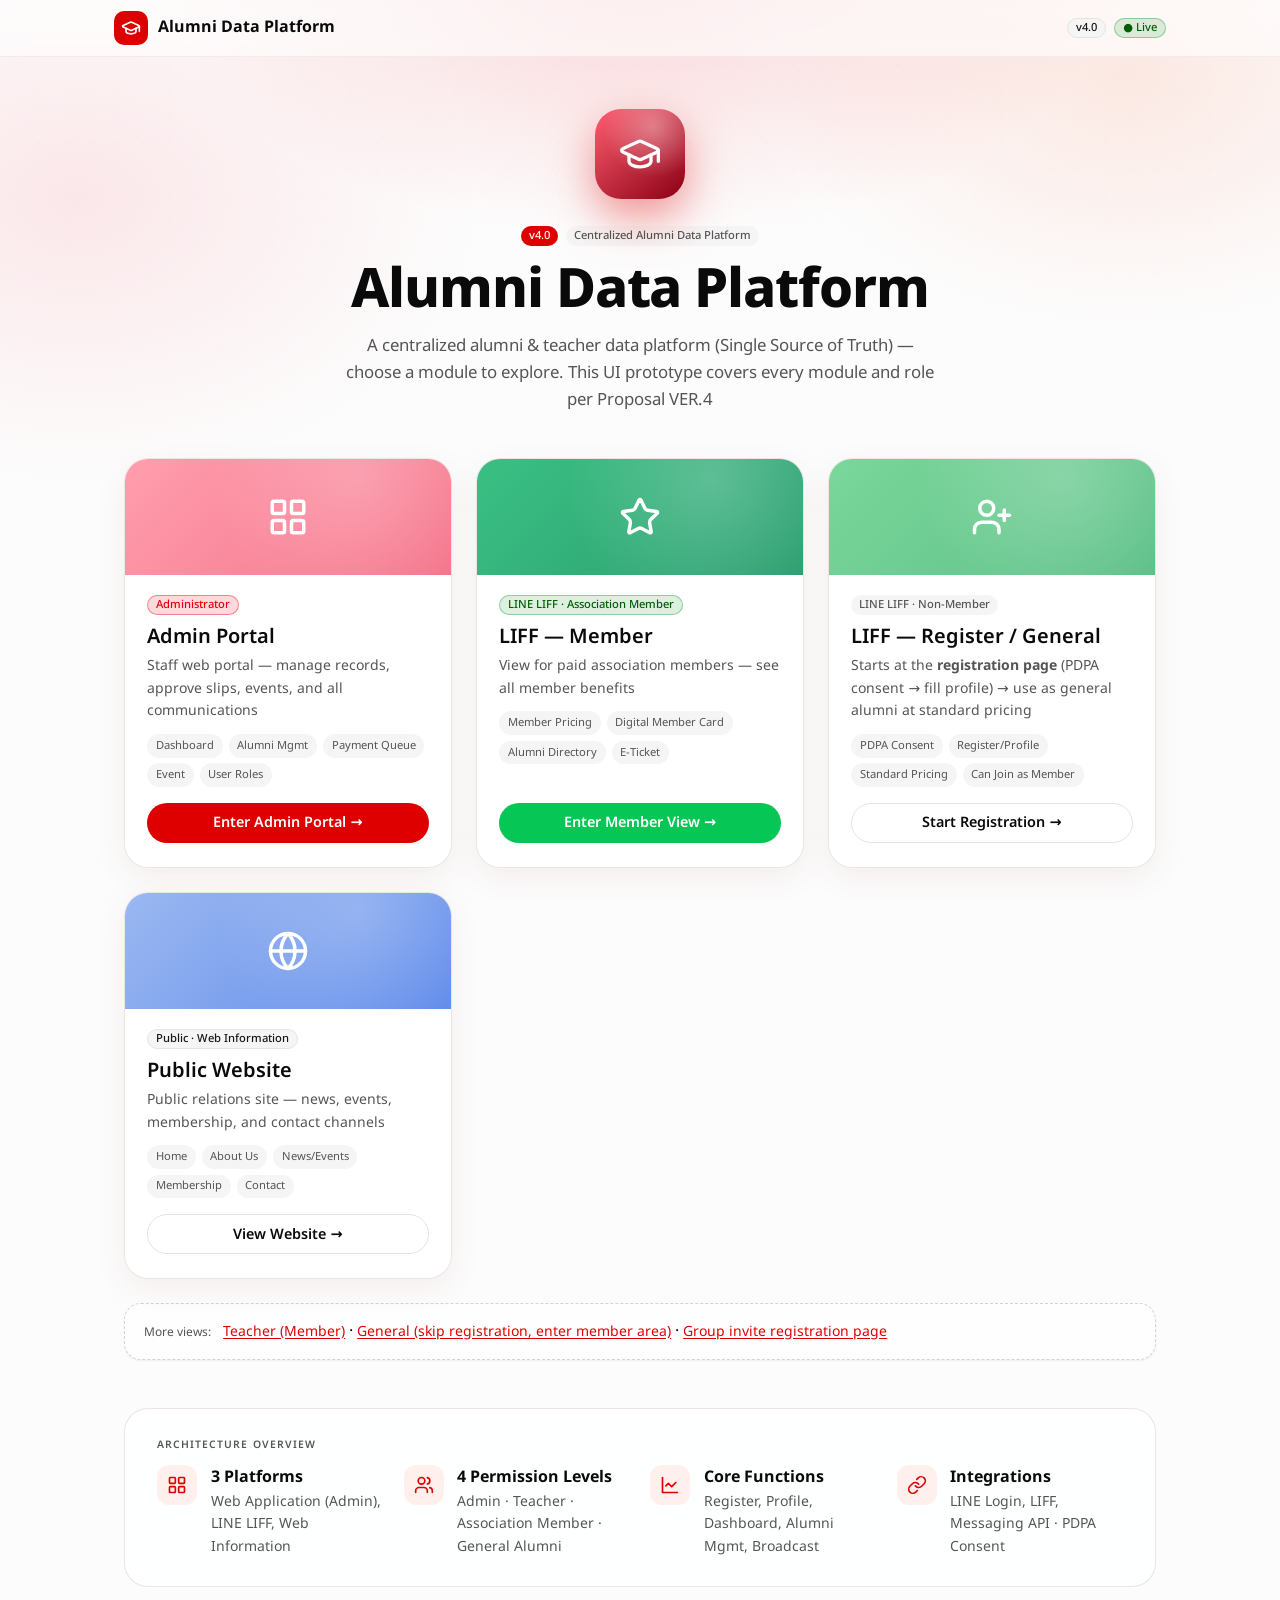
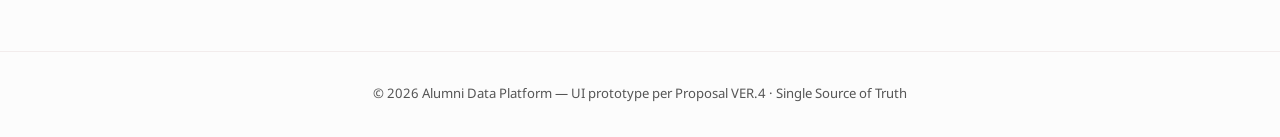
<file: index.html>
<!DOCTYPE html>
<html lang="en">
<head>
  <meta charset="UTF-8" />
  <meta name="viewport" content="width=device-width, initial-scale=1.0" />
  <title>Alumni Data Platform</title>
  <link href="https://fonts.googleapis.com/css2?family=Noto+Sans+Thai:wght@300;400;500;600;700;800&display=swap" rel="stylesheet" />
  <link rel="stylesheet" href="assets/design-system.css?v=20260617g" />
  <link rel="stylesheet" href="assets/app.css?v=20260617g" />
  <style>
    /* ════════ Hub — Bold hero + gradient mesh ════════ */
    body { background: var(--background); overflow-x: hidden; }
    .hub-bg {
      position: fixed; inset: 0; z-index: -1; pointer-events: none;
      background:
        radial-gradient(55% 45% at 50% -5%, oklch(0.62 0.23 25 / 0.20), transparent 70%),
        radial-gradient(40% 40% at 88% 8%, oklch(0.70 0.18 38 / 0.14), transparent 70%),
        radial-gradient(45% 45% at 6% 22%, oklch(0.66 0.20 18 / 0.12), transparent 70%),
        var(--background);
    }
    .hub-bg::after { /* subtle grid texture */
      content: ''; position: absolute; inset: 0; opacity: .5;
      background-image: radial-gradient(oklch(0.55 0.1 25 / 0.05) 1px, transparent 1px);
      background-size: 26px 26px; mask-image: linear-gradient(180deg, #000, transparent 60%);
    }

    .hub-topbar {
      position: sticky; top: 0; z-index: 20; backdrop-filter: blur(10px);
      background: oklch(1 0 0 / 0.6); border-bottom: 1px solid oklch(0.92 0.01 25 / 0.6);
    }
    .hub-topbar-in { max-width: 1100px; margin: 0 auto; padding: 0.7rem 1.5rem; display: flex; align-items: center; justify-content: space-between; }
    .hub-topbar .brand { display: flex; align-items: center; gap: 0.6rem; font-weight: 700; }
    .hub-topbar .brand .logo { width: 34px; height: 34px; border-radius: 10px; background: var(--primary); color: #fff; display: inline-flex; align-items: center; justify-content: center; }

    .hub2 { max-width: 1080px; margin: 0 auto; padding: 0 1.5rem 4rem; }

    .hub2-hero { text-align: center; padding: 3.25rem 1rem 2.75rem; animation: hubUp .6s ease both; }
    .hub2-logo {
      width: 90px; height: 90px; border-radius: 26px; margin: 0 auto 1.4rem;
      background: linear-gradient(140deg, #ff5d70, var(--brand-700));
      color: #fff; display: flex; align-items: center; justify-content: center;
      box-shadow: 0 18px 44px oklch(0.557 0.24 28 / 0.4);
      position: relative;
    }
    .hub2-logo::after { content:''; position:absolute; inset:0; border-radius:26px; background:radial-gradient(circle at 65% 20%, rgba(255,255,255,.35), transparent 55%); }
    .hub2-hero h1 { font-size: clamp(2.2rem, 5.5vw, 3.4rem); font-weight: 800; letter-spacing: -0.02em; line-height: 1.05; }
    .hub2-hero p { color: var(--muted-foreground); max-width: 600px; margin: 0.9rem auto 0; font-size: 1.05rem; }
    .hub2-pills { display: inline-flex; gap: 0.5rem; align-items: center; }

    .hub2-grid { display: grid; grid-template-columns: repeat(auto-fit, minmax(290px, 1fr)); gap: 1.5rem; }
    .hub2-card {
      display: flex; flex-direction: column; text-decoration: none; color: inherit;
      background: oklch(1 0 0 / 0.82); backdrop-filter: blur(10px);
      border: 1px solid oklch(0.92 0.01 25 / 0.9); border-radius: 24px; overflow: hidden;
      box-shadow: 0 10px 30px oklch(0.5 0.1 25 / 0.08);
      transition: transform .22s cubic-bezier(.4,0,.2,1), box-shadow .22s; animation: hubUp .6s ease both;
    }
    .hub2-card:nth-child(2){ animation-delay: .08s; } .hub2-card:nth-child(3){ animation-delay: .16s; }
    .hub2-card:hover { transform: translateY(-7px); box-shadow: 0 24px 50px oklch(0.5 0.13 25 / 0.18); }
    .hub2-card-top { height: 116px; display: flex; align-items: center; justify-content: center; color: #fff; position: relative; }
    .hub2-card-top::after { content:''; position:absolute; inset:0; background: radial-gradient(circle at 72% 18%, rgba(255,255,255,.22), transparent 58%); }
    .hub2-card-top svg { position: relative; z-index: 1; }
    .hub2-card-body { padding: 1.25rem 1.4rem 1.5rem; flex: 1; display: flex; flex-direction: column; }
    .hub2-chips { display: flex; flex-wrap: wrap; gap: 0.35rem; margin: 0.7rem 0 1rem; }
    .hub2-chip { padding: 0.18rem 0.55rem; border-radius: 999px; background: var(--muted); font-size: 0.7rem; color: var(--muted-foreground); white-space: nowrap; }
    .hub2-cta { display: inline-flex; align-items: center; justify-content: center; gap: 0.4rem; height: 40px; border-radius: 999px; font-weight: 600; font-size: 0.9rem; transition: gap .15s; }
    .hub2-card:hover .hub2-cta { gap: 0.7rem; }

    .hub2-arch { margin-top: 3rem; border: 1px solid oklch(0.92 0.01 25 / 0.9); border-radius: 24px; background: oklch(1 0 0 / 0.7); backdrop-filter: blur(8px); padding: 1.75rem 2rem; animation: hubUp .6s ease .24s both; }
    .hub2-arch-grid { display: grid; grid-template-columns: repeat(auto-fit, minmax(220px, 1fr)); gap: 1.25rem; }
    .hub2-arch-item { display: flex; gap: 0.85rem; align-items: flex-start; }
    .hub2-arch-ico { width: 40px; height: 40px; flex-shrink: 0; border-radius: 12px; background: var(--accent); color: var(--primary); display: flex; align-items: center; justify-content: center; }

    .hub2-footer { text-align: center; padding: 2rem 1.5rem; color: var(--muted-foreground); font-size: 0.82rem; border-top: 1px solid oklch(0.92 0.01 25 / 0.6); }

    @keyframes hubUp { from { opacity: 0; transform: translateY(16px); } to { opacity: 1; transform: none; } }
    @media (max-width: 560px){ .hub2-hero { padding-top: 2rem; } }
  </style>
</head>
<body>
  <div class="hub-bg"></div>

  <!-- Top bar -->
  <header class="hub-topbar">
    <div class="hub-topbar-in">
      <div class="brand">
        <span class="logo"><svg width="20" height="20" viewBox="0 0 24 24" fill="none" stroke="currentColor" stroke-width="2" stroke-linecap="round" stroke-linejoin="round"><path d="M21.42 10.922a1 1 0 0 0-.019-1.838L12.83 5.18a2 2 0 0 0-1.66 0L2.6 9.08a1 1 0 0 0 0 1.832l8.57 3.908a2 2 0 0 0 1.66 0z"/><path d="M22 10v6"/><path d="M6 12.5V16a6 3 0 0 0 12 0v-3.5"/></svg></span>
        <span>Alumni Data Platform</span>
      </div>
      <div class="flex items-center gap-2">
        <span class="badge badge-secondary">v4.0</span>
        <span class="badge badge-success">● Live</span>
      </div>
    </div>
  </header>

  <main class="hub2">
    <!-- Hero -->
    <section class="hub2-hero">
      <div class="hub2-logo"><svg width="44" height="44" viewBox="0 0 24 24" fill="none" stroke="currentColor" stroke-width="1.8" stroke-linecap="round" stroke-linejoin="round"><path d="M21.42 10.922a1 1 0 0 0-.019-1.838L12.83 5.18a2 2 0 0 0-1.66 0L2.6 9.08a1 1 0 0 0 0 1.832l8.57 3.908a2 2 0 0 0 1.66 0z"/><path d="M22 10v6"/><path d="M6 12.5V16a6 3 0 0 0 12 0v-3.5"/></svg></div>
      <div class="hub2-pills" style="margin-bottom:1rem">
        <span class="badge badge-default">v4.0</span>
        <span class="badge badge-ghost">Centralized Alumni Data Platform</span>
      </div>
      <h1>Alumni Data Platform</h1>
      <p>A centralized alumni &amp; teacher data platform (Single Source of Truth) — choose a module to explore. This UI prototype covers every module and role per Proposal VER.4</p>
    </section>

    <!-- 4 entry points by user role -->
    <section class="hub2-grid">
      <!-- 1) Admin Portal -->
      <a class="hub2-card" href="admin/index.html">
        <div class="hub2-card-top" style="background:linear-gradient(135deg,#ff9eae,#f4738a)">
          <svg width="42" height="42" viewBox="0 0 24 24" fill="none" stroke="currentColor" stroke-width="2" stroke-linecap="round" stroke-linejoin="round"><rect width="7" height="7" x="3" y="3" rx="1"/><rect width="7" height="7" x="14" y="3" rx="1"/><rect width="7" height="7" x="14" y="14" rx="1"/><rect width="7" height="7" x="3" y="14" rx="1"/></svg>
        </div>
        <div class="hub2-card-body">
          <span class="badge badge-destructive" style="align-self:flex-start;margin-bottom:.6rem">Administrator</span>
          <h3 class="type-h4">Admin Portal</h3>
          <p class="type-body-sm muted mt-1">Staff web portal — manage records, approve slips, events, and all communications</p>
          <div class="hub2-chips">
            <span class="hub2-chip">Dashboard</span><span class="hub2-chip">Alumni Mgmt</span><span class="hub2-chip">Payment Queue</span><span class="hub2-chip">Event</span><span class="hub2-chip">User Roles</span>
          </div>
          <div class="hub2-cta btn-default" style="background:var(--primary);color:#fff;margin-top:auto">Enter Admin Portal →</div>
        </div>
      </a>

      <!-- 2) LINE LIFF — Association Member -->
      <a class="hub2-card" href="liff/index.html?role=member">
        <div class="hub2-card-top" style="background:linear-gradient(135deg,#3ac083,#2a9d6f)">
          <svg width="42" height="42" viewBox="0 0 24 24" fill="none" stroke="currentColor" stroke-width="2" stroke-linecap="round" stroke-linejoin="round"><path d="M11.525 2.295a.53.53 0 0 1 .95 0l2.31 4.679a2.123 2.123 0 0 0 1.595 1.16l5.166.756a.53.53 0 0 1 .294.904l-3.736 3.638a2.123 2.123 0 0 0-.611 1.878l.882 5.14a.53.53 0 0 1-.771.56l-4.618-2.428a2.122 2.122 0 0 0-1.973 0L6.396 21.01a.53.53 0 0 1-.77-.56l.881-5.139a2.122 2.122 0 0 0-.611-1.879L2.16 9.795a.53.53 0 0 1 .294-.906l5.165-.755a2.122 2.122 0 0 0 1.597-1.16z"/></svg>
        </div>
        <div class="hub2-card-body">
          <span class="badge badge-success" style="align-self:flex-start;margin-bottom:.6rem">LINE LIFF · Association Member</span>
          <h3 class="type-h4">LIFF — Member</h3>
          <p class="type-body-sm muted mt-1">View for paid association members — see all member benefits</p>
          <div class="hub2-chips">
            <span class="hub2-chip">Member Pricing</span><span class="hub2-chip">Digital Member Card</span><span class="hub2-chip">Alumni Directory</span><span class="hub2-chip">E-Ticket</span>
          </div>
          <div class="hub2-cta btn-line" style="background:var(--line-green);color:#fff;margin-top:auto">Enter Member View →</div>
        </div>
      </a>

      <!-- 3) LINE LIFF — Non-Member (General Alumni) -->
      <a class="hub2-card" href="liff/index.html">
        <div class="hub2-card-top" style="background:linear-gradient(135deg,#7bd79b,#5bbf86)">
          <svg width="42" height="42" viewBox="0 0 24 24" fill="none" stroke="currentColor" stroke-width="2" stroke-linecap="round" stroke-linejoin="round"><path d="M16 21v-2a4 4 0 0 0-4-4H6a4 4 0 0 0-4 4v2"/><circle cx="9" cy="7" r="4"/><line x1="19" y1="8" x2="19" y2="14"/><line x1="22" y1="11" x2="16" y2="11"/></svg>
        </div>
        <div class="hub2-card-body">
          <span class="badge badge-ghost" style="align-self:flex-start;margin-bottom:.6rem">LINE LIFF · Non-Member</span>
          <h3 class="type-h4">LIFF — Register / General</h3>
          <p class="type-body-sm muted mt-1">Starts at the <strong>registration page</strong> (PDPA consent → fill profile) → use as general alumni at standard pricing</p>
          <div class="hub2-chips">
            <span class="hub2-chip">PDPA Consent</span><span class="hub2-chip">Register/Profile</span><span class="hub2-chip">Standard Pricing</span><span class="hub2-chip">Can Join as Member</span>
          </div>
          <div class="hub2-cta btn-outline" style="border:1px solid var(--border);color:var(--foreground);margin-top:auto">Start Registration →</div>
        </div>
      </a>

      <!-- 4) Web Information -->
      <a class="hub2-card" href="web/index.html">
        <div class="hub2-card-top" style="background:linear-gradient(135deg,#9bb8f1,#5e8aea)">
          <svg width="42" height="42" viewBox="0 0 24 24" fill="none" stroke="currentColor" stroke-width="2" stroke-linecap="round" stroke-linejoin="round"><circle cx="12" cy="12" r="10"/><path d="M12 2a14.5 14.5 0 0 0 0 20 14.5 14.5 0 0 0 0-20"/><path d="M2 12h20"/></svg>
        </div>
        <div class="hub2-card-body">
          <span class="badge badge-secondary" style="align-self:flex-start;margin-bottom:.6rem">Public · Web Information</span>
          <h3 class="type-h4">Public Website</h3>
          <p class="type-body-sm muted mt-1">Public relations site — news, events, membership, and contact channels</p>
          <div class="hub2-chips">
            <span class="hub2-chip">Home</span><span class="hub2-chip">About Us</span><span class="hub2-chip">News/Events</span><span class="hub2-chip">Membership</span><span class="hub2-chip">Contact</span>
          </div>
          <div class="hub2-cta btn-outline" style="border:1px solid var(--border);color:var(--foreground);margin-top:auto">View Website →</div>
        </div>
      </a>
    </section>

    <!-- More views -->
    <section style="margin-top:1.5rem">
      <div class="ds-card" style="border:1px dashed oklch(0.85 0.02 25 / 0.9);background:oklch(1 0 0 / 0.6)"><div class="ds-card-content" style="padding:.9rem 1.2rem">
        <span class="type-caption muted">More views:</span>
        <a class="btn-link type-body-sm" style="margin-left:.5rem" href="liff/index.html?role=teacher">Teacher (Member)</a> ·
        <a class="btn-link type-body-sm" href="liff/index.html?role=alumni">General (skip registration, enter member area)</a> ·
        <a class="btn-link type-body-sm" href="register/index.html?ev=EV01">Group invite registration page</a>
      </div></div>
    </section>

    <!-- Architecture overview -->
    <section class="hub2-arch">
      <div class="type-overline muted mb-3">Architecture Overview</div>
      <div class="hub2-arch-grid">
        <div class="hub2-arch-item"><span class="hub2-arch-ico"><svg width="20" height="20" viewBox="0 0 24 24" fill="none" stroke="currentColor" stroke-width="2" stroke-linecap="round" stroke-linejoin="round"><rect width="7" height="7" x="3" y="3" rx="1"/><rect width="7" height="7" x="14" y="3" rx="1"/><rect width="7" height="7" x="14" y="14" rx="1"/><rect width="7" height="7" x="3" y="14" rx="1"/></svg></span><div><strong>3 Platforms</strong><p class="type-body-sm muted">Web Application (Admin), LINE LIFF, Web Information</p></div></div>
        <div class="hub2-arch-item"><span class="hub2-arch-ico"><svg width="20" height="20" viewBox="0 0 24 24" fill="none" stroke="currentColor" stroke-width="2" stroke-linecap="round" stroke-linejoin="round"><path d="M16 21v-2a4 4 0 0 0-4-4H6a4 4 0 0 0-4 4v2"/><circle cx="9" cy="7" r="4"/><path d="M22 21v-2a4 4 0 0 0-3-3.87"/><path d="M16 3.13a4 4 0 0 1 0 7.75"/></svg></span><div><strong>4 Permission Levels</strong><p class="type-body-sm muted">Admin · Teacher · Association Member · General Alumni</p></div></div>
        <div class="hub2-arch-item"><span class="hub2-arch-ico"><svg width="20" height="20" viewBox="0 0 24 24" fill="none" stroke="currentColor" stroke-width="2" stroke-linecap="round" stroke-linejoin="round"><path d="M3 3v18h18"/><path d="m19 9-5 5-4-4-3 3"/></svg></span><div><strong>Core Functions</strong><p class="type-body-sm muted">Register, Profile, Dashboard, Alumni Mgmt, Broadcast</p></div></div>
        <div class="hub2-arch-item"><span class="hub2-arch-ico"><svg width="20" height="20" viewBox="0 0 24 24" fill="none" stroke="currentColor" stroke-width="2" stroke-linecap="round" stroke-linejoin="round"><path d="M10 13a5 5 0 0 0 7.54.54l3-3a5 5 0 0 0-7.07-7.07l-1.72 1.71"/><path d="M14 11a5 5 0 0 0-7.54-.54l-3 3a5 5 0 0 0 7.07 7.07l1.71-1.71"/></svg></span><div><strong>Integrations</strong><p class="type-body-sm muted">LINE Login, LIFF, Messaging API · PDPA Consent</p></div></div>
      </div>
    </section>
  </main>

  <footer class="hub2-footer">
    © 2026 Alumni Data Platform — UI prototype per Proposal VER.4 · Single Source of Truth
  </footer>
</body>
</html>
</file>
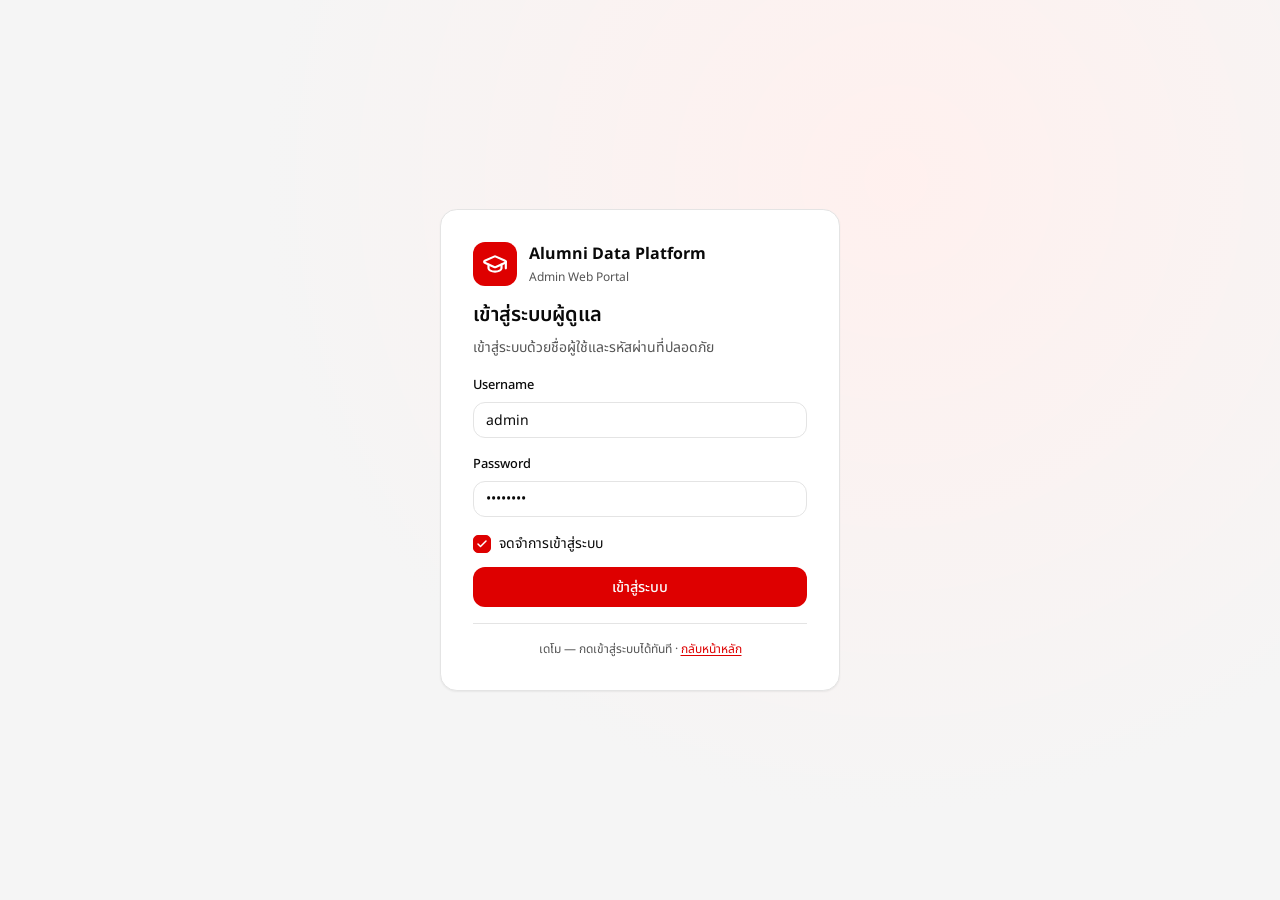
<file: admin/index.html>
<!DOCTYPE html>
<html lang="th">
<head>
  <meta charset="UTF-8" />
  <meta name="viewport" content="width=device-width, initial-scale=1.0" />
  <title>Admin Web Portal · Alumni Data Platform</title>
  <link href="https://fonts.googleapis.com/css2?family=Noto+Sans+Thai:wght@300;400;500;600;700&display=swap" rel="stylesheet" />
  <link rel="stylesheet" href="../assets/design-system.css?v=20260617g" />
  <link rel="stylesheet" href="../assets/app.css?v=20260617g" />
</head>
<body>

<!-- ════════════ LOGIN ════════════ -->
<div id="loginView" class="liff-stage" style="background:radial-gradient(circle at 70% 20%,oklch(0.97 0.02 25),transparent 55%),var(--muted)">
  <div class="ds-card" style="width:400px;max-width:100%">
    <div class="ds-card-content" style="padding:2rem">
      <div class="flex items-center gap-3 mb-4">
        <div style="width:44px;height:44px;border-radius:var(--radius-lg);background:var(--primary);color:#fff;display:flex;align-items:center;justify-content:center"><svg width="26" height="26" viewBox="0 0 24 24" fill="none" stroke="currentColor" stroke-width="2" stroke-linecap="round" stroke-linejoin="round"><path d="M21.42 10.922a1 1 0 0 0-.019-1.838L12.83 5.18a2 2 0 0 0-1.66 0L2.6 9.08a1 1 0 0 0 0 1.832l8.57 3.908a2 2 0 0 0 1.66 0z"/><path d="M22 10v6"/><path d="M6 12.5V16a6 3 0 0 0 12 0v-3.5"/></svg></div>
        <div>
          <div style="font-weight:700">Alumni Data Platform</div>
          <div class="type-caption">Admin Web Portal</div>
        </div>
      </div>
      <h3 class="type-h4 mb-2">เข้าสู่ระบบผู้ดูแล</h3>
      <p class="type-body-sm muted mb-4">เข้าสู่ระบบด้วยชื่อผู้ใช้และรหัสผ่านที่ปลอดภัย</p>
      <form onsubmit="doLogin(event)">
        <div class="form-group">
          <label class="ds-label">Username</label>
          <input class="ds-input" id="loginUser" value="admin" placeholder="ชื่อผู้ใช้" />
        </div>
        <div class="form-group">
          <label class="ds-label">Password</label>
          <input class="ds-input" id="loginPass" type="password" value="password" placeholder="รหัสผ่าน" />
        </div>
        <label class="ds-checkbox-wrap mb-3" onclick="this.querySelector('.ds-checkbox').classList.toggle('checked')">
          <span class="ds-checkbox checked"><svg width="12" height="12" viewBox="0 0 24 24" fill="none" stroke="currentColor" stroke-width="3" stroke-linecap="round" stroke-linejoin="round"><polyline points="20 6 9 17 4 12"/></svg></span>
          <span class="type-body-sm">จดจำการเข้าสู่ระบบ</span>
        </label>
        <button class="btn btn-default btn-lg btn-block" type="submit">เข้าสู่ระบบ</button>
      </form>
      <div class="ds-separator"></div>
      <p class="type-caption text-center">เดโม — กดเข้าสู่ระบบได้ทันที · <a href="../index.html" class="btn-link">กลับหน้าหลัก</a></p>
    </div>
  </div>
</div>

<!-- ════════════ APP SHELL ════════════ -->
<div id="appView" class="admin-layout hidden">
  <!-- Sidebar -->
  <aside class="admin-sidebar" id="sidebar">
    <div class="admin-brand">
      <span class="logo"><svg width="22" height="22" viewBox="0 0 24 24" fill="none" stroke="currentColor" stroke-width="2" stroke-linecap="round" stroke-linejoin="round"><path d="M21.42 10.922a1 1 0 0 0-.019-1.838L12.83 5.18a2 2 0 0 0-1.66 0L2.6 9.08a1 1 0 0 0 0 1.832l8.57 3.908a2 2 0 0 0 1.66 0z"/><path d="M22 10v6"/><path d="M6 12.5V16a6 3 0 0 0 12 0v-3.5"/></svg></span>
      <div><h1>Alumni Platform</h1><span>Admin Web Portal</span></div>
    </div>
    <nav class="admin-nav" id="navMenu"></nav>
    <div class="admin-userbox">
      <span class="avatar avatar-md">AD</span>
      <div style="flex:1;min-width:0">
        <div style="font-size:.82rem;font-weight:600">เจ้าหน้าที่ฝ่ายศิษย์เก่า</div>
        <div class="type-caption">admin@alumni.ac.th</div>
      </div>
      <button class="btn btn-ghost btn-icon" title="ออกจากระบบ" onclick="logout()" id="logoutBtn"></button>
    </div>
  </aside>

  <!-- Main -->
  <div class="admin-main">
    <header class="admin-topbar">
      <div class="flex items-center gap-3">
        <button class="btn btn-ghost btn-icon" id="menuBtn" style="display:none" onclick="document.getElementById('sidebar').classList.toggle('open')"></button>
        <h2 id="pageTitle">Dashboard</h2>
      </div>
      <div class="flex items-center gap-2">
        <button class="btn btn-ghost btn-icon" id="bellBtn" title="การแจ้งเตือน"></button>
        <span class="badge badge-success">ระบบออนไลน์</span>
      </div>
    </header>
    <main class="admin-content" id="content"></main>
  </div>
</div>

<!-- Modal / drawer mount -->
<div class="ds-overlay" id="overlay" onclick="if(event.target===this)closeOverlay()"></div>

<script src="../assets/app.js?v=20260617g"></script>
<script>
/* ───────── Navigation ───────── */
const NAV = [
  { group: 'หลัก', items: [
    { id: 'dashboard', label: 'Dashboard', icon: 'chart' },
    { id: 'alumni', label: 'จัดการศิษย์เก่า', icon: 'users' },
    { id: 'payments', label: 'Payment Queue (สมาชิก)', icon: 'card' },
    { id: 'broadcast', label: 'Broadcast (LINE)', icon: 'send' },
    { id: 'emailbroadcast', label: 'ส่งข่าวสาร (Email)', icon: 'mail' },
    { id: 'keywords', label: 'Keyword Trigger (LINE OA)', icon: 'chat' },
  ]},
  { group: 'กิจกรรม & บัตร', items: [
    { id: 'events', label: 'Event Management', icon: 'ticket' },
    { id: 'eventpayments', label: 'Event Payment Queue', icon: 'card' },
    { id: 'checkin', label: 'Check-in Scanner', icon: 'scan' },
  ]},
  { group: 'เนื้อหา', items: [
    { id: 'cms', label: 'จัดการข่าว/กิจกรรม', icon: 'cal' },
    { id: 'sitecontent', label: 'เนื้อหาเว็บไซต์', icon: 'grid' },
  ]},
  { group: 'ระบบ', items: [
    { id: 'permissions', label: 'สิทธิ์ผู้ใช้', icon: 'users' },
    { id: 'settings', label: 'ตั้งค่า', icon: 'settings' },
  ]},
];
const TITLES = { dashboard:'Dashboard', alumni:'จัดการศิษย์เก่า', payments:'Payment Queue — ค่าสมาชิก', eventpayments:'Event Payment Queue — ค่าบัตรงาน', events:'Event Management', checkin:'Check-in Scanner', cms:'จัดการข่าว/กิจกรรม', sitecontent:'เนื้อหาเว็บไซต์', broadcast:'Broadcast Message (LINE)', emailbroadcast:'ส่งข่าวสารผ่าน Email', keywords:'Keyword Trigger — LINE OA Auto-Reply', permissions:'สิทธิ์ผู้ใช้ (User Permissions)', settings:'ตั้งค่า' };
let current = 'dashboard';

function renderNav() {
  const el = document.getElementById('navMenu');
  el.innerHTML = NAV.map(g => `
    <div class="admin-nav-label">${g.group}</div>
    ${g.items.map(it => `<a class="admin-nav-item ${it.id===current?'active':''}" onclick="go('${it.id}')">${icon(it.icon)} ${it.label}</a>`).join('')}
  `).join('');
}
function go(id) { current = id; document.getElementById('pageTitle').textContent = TITLES[id]; renderNav(); VIEWS[id](); document.getElementById('sidebar').classList.remove('open'); window.scrollTo(0,0); }

function doLogin(e){ e.preventDefault(); document.getElementById('loginView').classList.add('hidden'); document.getElementById('appView').classList.remove('hidden'); go('dashboard'); }
function logout(){ document.getElementById('appView').classList.add('hidden'); document.getElementById('loginView').classList.remove('hidden'); }

function closeOverlay(){ document.getElementById('overlay').classList.remove('open'); document.getElementById('overlay').innerHTML=''; }
function openModal(html){ const o=document.getElementById('overlay'); o.innerHTML=html; o.classList.add('open'); }

/* ───────── DASHBOARD ───────── */
const VIEWS = {};
VIEWS.dashboard = function() {
  const total = ALUMNI.length;
  const members = ALUMNI.filter(a=>a.status==='member').length;
  const teachers = ALUMNI.filter(a=>a.status==='teacher').length;
  const general = ALUMNI.filter(a=>a.status==='alumni').length;
  const linked = ALUMNI.filter(a=>a.linked).length;
  const newThisYear = ALUMNI.filter(a=>String(a.joined||'').startsWith('2569')).length; // เข้าระบบปีนี้
  const recent = ALUMNI.filter(a=>a.linked).slice(-5).reverse();
  const facCounts = FACULTIES.map(f => ({ f, n: ALUMNI.filter(a=>a.faculty===f).length }));
  const maxFac = Math.max(...facCounts.map(x=>x.n));

  document.getElementById('content').innerHTML = `
    <div class="page-head"><h3>ภาพรวมระบบ</h3><p>สรุปข้อมูลศิษย์เก่า / ครู และสถิติการใช้งานล่าสุด</p></div>

    <div class="grid-stats mb-4">
      ${statCard('users','ศิษย์เก่าทั้งหมด', total, '+'+newThisYear+' เข้าระบบปีนี้','up')}
      ${statCard('link','เชื่อมบัญชี LINE แล้ว', linked, Math.round(linked/total*100)+'% ของทั้งหมด','up')}
      <div onclick="go('payments')" style="cursor:pointer">${statCard('card','สลิปค่าสมาชิกรออนุมัติ', PAYMENTS.filter(p=>p.status==='pending').length, 'ตรวจที่ Payment Queue','down')}</div>
      <div onclick="go('eventpayments')" style="cursor:pointer">${statCard('ticket','สลิปค่าบัตรงานรออนุมัติ', EVENT_PAYMENTS.filter(p=>p.status==='pending').length, 'ตรวจที่ Event Payment Queue','down')}</div>
      <div onclick="go('broadcast')" style="cursor:pointer">${statCard('send','ข้อความส่งแล้วเดือนนี้', BROADCAST_LOG.reduce((s,r)=>s+r.n,0), BROADCAST_LOG.length+' ครั้ง · เปิดอ่าน '+Math.round(BROADCAST_LOG.reduce((s,r)=>s+r.rate,0)/BROADCAST_LOG.length)+'%','up')}</div>
    </div>

    <div class="grid-2 mb-4">
      <div class="ds-card">
        <div class="ds-card-header"><div class="ds-card-title">จำนวนศิษย์เก่าแยกตามคณะ</div><div class="ds-card-desc">กระจายตัวตามคณะที่สำเร็จการศึกษา</div></div>
        <div class="ds-card-content">
          <div class="bars">
            ${facCounts.map((x,i)=>`<div class="bar-col"><div style="font-size:.7rem;color:var(--muted-foreground)">${x.n}</div><div class="bar" data-h="${Math.max(8,x.n/maxFac*100).toFixed(1)}" style="height:0%;background:var(--chart-${(i%5)+1})"></div><div class="bar-x">${x.f.replace('คณะ','').slice(0,6)}</div></div>`).join('')}
          </div>
        </div>
      </div>

      <div class="ds-card">
        <div class="ds-card-header"><div class="ds-card-title">สัดส่วนตามสถานะสมาชิก</div><div class="ds-card-desc">ศิษย์เก่าทั่วไป / สมาชิกสมาคม / ครู</div></div>
        <div class="ds-card-content">
          ${donut([
            {label:'ศิษย์เก่าทั่วไป', v:general, c:'var(--chart-1)'},
            {label:'สมาชิกสมาคม', v:members, c:'var(--chart-3)'},
            {label:'ครู (สมาชิก)', v:teachers, c:'var(--chart-4)'},
          ], total)}
        </div>
      </div>
    </div>

    <div class="ds-card">
      <div class="ds-card-header flex justify-between items-center">
        <div><div class="ds-card-title">ศิษย์เก่าล่าสุดที่เชื่อมบัญชี LINE</div><div class="ds-card-desc">5 รายการล่าสุด</div></div>
        <button class="btn btn-outline btn-sm" onclick="go('alumni')">ดูทั้งหมด</button>
      </div>
      <div class="ds-card-content" style="padding-top:.5rem">
        <div class="ds-table-wrap" style="border:none">
          <table class="ds-table">
            <thead><tr><th>ชื่อ - สกุล</th><th>คณะ</th><th>รุ่น (พ.ศ.)</th><th>สถานะ</th><th>เชื่อมเมื่อ</th></tr></thead>
            <tbody>
              ${recent.map(a=>`<tr>
                <td><div class="flex items-center gap-2">${avatarOf(a,'md')}<span>${a.first} ${a.last}</span></div></td>
                <td>${a.faculty}</td><td>${a.year}</td>
                <td><span class="badge ${STATUS_BADGE[a.status]}">${STATUS_LABEL[a.status]}</span></td>
                <td class="muted">${a.joined}</td>
              </tr>`).join('')}
            </tbody>
          </table>
        </div>
      </div>
    </div>`;
  animateCharts(document.getElementById('content'));
};

function statCard(ic, label, value, delta, dir){
  return `<div class="stat-card">
    <div class="stat-top"><span class="stat-label">${label}</span><span class="stat-icon">${icon(ic)}</span></div>
    <div class="stat-value" data-count="${value}">0</div>
    <div class="stat-delta ${dir}">${icon(dir==='up'?'trendUp':'trendDown',13)} ${delta}</div>
  </div>`;
}
function donut(parts, total){
  let acc=0; const segs = parts.map(p=>{ const start=acc/total*360; acc+=p.v; const end=acc/total*360; return `${p.c} ${start}deg ${end}deg`; }).join(',');
  return `<div class="flex items-center gap-4 wrap">
    <div class="donut-anim" style="width:150px;height:150px;border-radius:50%;background:conic-gradient(${segs});position:relative;flex-shrink:0">
      <div style="position:absolute;inset:26px;background:var(--card);border-radius:50%;display:flex;flex-direction:column;align-items:center;justify-content:center">
        <div style="font-size:1.5rem;font-weight:700" data-count="${total}">0</div><div class="type-caption">คน</div>
      </div>
    </div>
    <div style="flex:1;min-width:140px">
      ${parts.map(p=>`<div class="legend-row"><span class="legend-dot" style="background:${p.c}"></span><span class="grow">${p.label}</span><strong>${p.v}</strong></div>`).join('')}
    </div>
  </div>`;
}

/* ───────── ALUMNI MANAGEMENT ───────── */
let alumniFilter = { q:'', faculty:'', status:'', life:'', onlyDup:false };
/* Possible Duplicate Detection — Flag อัตโนมัติเมื่อ ชื่อ + รุ่น + คณะ ตรงกับ record อื่น */
function dupKey(a){ return [(a.first||'').trim(), (a.last||'').trim(), String(a.year||'').trim(), (a.faculty||'').trim()].join('|'); }
function buildDupCounts(){ const m={}; ALUMNI.forEach(a=>{ const k=dupKey(a); m[k]=(m[k]||0)+1; }); return m; }
function isPossibleDup(a, counts){ return (counts||window._dupCounts||{})[dupKey(a)] > 1; }
let alumniPage = 1, alumniLastSig = '', ALUMNI_PER_PAGE = 8;
function goAlumniPage(p){ alumniPage = p; renderAlumniTable(); window.scrollTo(0,0); }
VIEWS.alumni = function(){
  document.getElementById('content').innerHTML = `
    <div class="page-head flex justify-between items-center wrap gap-3">
      <div><h3>จัดการข้อมูลศิษย์เก่า / ครู</h3><p>เพิ่ม นำเข้า ค้นหา แก้ไข ลบ (Soft Delete) และรวมโปรไฟล์ (Merge) · การอนุมัติสมาชิกอยู่ที่ Payment Queue</p></div>
      <div class="flex gap-2">
        <button class="btn btn-outline btn-md" onclick="openImport()">${icon('upload',16)} นำเข้าไฟล์</button>
        <button class="btn btn-default btn-md" onclick="openAlumniForm()">${icon('plus',16)} เพิ่มศิษย์เก่า</button>
      </div>
    </div>

    <div class="ds-card">
      <div class="ds-card-content">
        <div class="filter-bar">
          <div class="search-box">${icon('search',16)}<input class="ds-input" id="fq" placeholder="ค้นหาชื่อ, อีเมล, รหัส..." oninput="alumniFilter.q=this.value;renderAlumniTable()"></div>
          <select class="ds-select" style="width:auto" onchange="alumniFilter.faculty=this.value;renderAlumniTable()">
            <option value="">ทุกคณะ</option>${FACULTIES.map(f=>`<option>${f}</option>`).join('')}
          </select>
          <select class="ds-select" style="width:auto" onchange="alumniFilter.status=this.value;renderAlumniTable()">
            <option value="">ทุกสถานะ</option><option value="alumni">ศิษย์เก่าทั่วไป</option><option value="member">สมาชิกสมาคม</option><option value="teacher">ครู (สมาชิก)</option>
          </select>
          <select class="ds-select" style="width:auto" onchange="alumniFilter.life=this.value;renderAlumniTable()">
            <option value="">สถานะการมีชีวิต</option><option value="alive">มีชีวิต</option><option value="deceased">เสียชีวิต</option>
          </select>
          <label class="flex items-center gap-2" style="cursor:pointer;white-space:nowrap"><span class="ds-switch ${alumniFilter.onlyDup?'on':''}" id="fOnlyDup" onclick="alumniFilter.onlyDup=!alumniFilter.onlyDup;this.classList.toggle('on',alumniFilter.onlyDup);renderAlumniTable()"></span><span class="type-body-sm">เฉพาะที่อาจซ้ำ</span></label>
        </div>
        <div id="alumniTableWrap"></div>
      </div>
    </div>`;
  renderAlumniTable();
};

function filteredAlumni(){
  const f = alumniFilter;
  const counts = window._dupCounts || {};
  return ALUMNI.filter(a=>{
    if(f.q){ const s=(a.first+a.last+a.email+a.id+a.company).toLowerCase(); if(!s.includes(f.q.toLowerCase())) return false; }
    if(f.faculty && a.faculty!==f.faculty) return false;
    if(f.status && a.status!==f.status) return false;
    if(f.life && a.life!==f.life) return false;
    if(f.onlyDup && !(counts[dupKey(a)] > 1)) return false;
    return true;
  });
}
function renderAlumniTable(){
  window._dupCounts = buildDupCounts();
  const rows = filteredAlumni();
  const dupTotal = ALUMNI.filter(a=>isPossibleDup(a)).length;
  const sig = JSON.stringify(alumniFilter);
  if(sig !== alumniLastSig){ alumniPage = 1; alumniLastSig = sig; }
  const totalPages = Math.max(1, Math.ceil(rows.length / ALUMNI_PER_PAGE));
  if(alumniPage > totalPages) alumniPage = totalPages;
  const start = (alumniPage-1) * ALUMNI_PER_PAGE;
  const pageRows = rows.slice(start, start + ALUMNI_PER_PAGE);
  document.getElementById('alumniTableWrap').innerHTML = `
    <div class="flex justify-between items-center mb-2 wrap gap-2"><span class="type-body-sm muted">พบ ${rows.length} รายการ${rows.length>ALUMNI_PER_PAGE?` · แสดง ${start+1}–${Math.min(start+ALUMNI_PER_PAGE,rows.length)}`:''}</span>${dupTotal?`<span class="badge badge-warning">${icon('bell',12)} อาจซ้ำ ${dupTotal} รายการ</span>`:''}</div>
    <div class="ds-table-wrap">
      <table class="ds-table">
        <thead><tr><th>ศิษย์เก่า / ครู</th><th>คณะ / สาขา</th><th>รุ่น</th><th>บริษัท</th><th>สถานะ</th><th>LINE</th><th></th></tr></thead>
        <tbody>
          ${rows.length===0 ? `<tr><td colspan="7" class="text-center muted" style="padding:2rem">ไม่พบข้อมูลตามเงื่อนไข</td></tr>` :
          pageRows.map(a=>`<tr>
            <td><div class="flex items-center gap-2">
              ${avatarOf(a,'md')}
              <div><div style="font-weight:500">${a.first} ${a.last} ${a.life==='deceased'?'<span class="badge badge-ghost">เสียชีวิต</span>':''} ${isPossibleDup(a)?`<span class="badge badge-warning" title="ชื่อ-สกุล / รุ่น / คณะ ตรงกับรายการอื่น">${icon('bell',12)} อาจซ้ำ</span>`:''}</div><div class="type-caption">${a.id} · ${a.email}</div></div>
            </div></td>
            <td>${a.faculty}<div class="type-caption">${a.major}</div></td>
            <td>${a.year}</td>
            <td>${a.company}<div class="type-caption">${a.position}</div></td>
            <td><span class="badge ${STATUS_BADGE[a.status]}">${STATUS_LABEL[a.status]}</span></td>
            <td>${a.linked?'<span class="badge badge-success">เชื่อมแล้ว</span>':'<span class="badge badge-ghost">ยังไม่เชื่อม</span>'}</td>
            <td><div class="flex gap-1">
              <button class="btn btn-ghost btn-icon" title="ดูโปรไฟล์" onclick="openProfile('${a.id}')">${icon('search',15)}</button>
              <button class="btn btn-ghost btn-icon" title="แก้ไข" onclick="openAlumniForm('${a.id}')">${icon('edit',15)}</button>
              <button class="btn btn-ghost btn-icon" title="ลบ" onclick="confirmDelete('${a.id}')">${icon('trash',15)}</button>
            </div></td>
          </tr>`).join('')}
        </tbody>
      </table>
    </div>
    ${totalPages>1?`<div class="flex items-center justify-between mt-3 wrap gap-2">
      <span class="type-caption">หน้า ${alumniPage} / ${totalPages}</span>
      <div class="flex gap-1">
        <button class="btn btn-outline btn-sm" ${alumniPage<=1?'disabled':''} onclick="goAlumniPage(${alumniPage-1})">${icon('back',14)} ก่อนหน้า</button>
        ${Array.from({length:totalPages},(_,i)=>i+1).map(p=>`<button class="btn ${p===alumniPage?'btn-default':'btn-outline'} btn-sm" style="min-width:32px" onclick="goAlumniPage(${p})">${p}</button>`).join('')}
        <button class="btn btn-outline btn-sm" ${alumniPage>=totalPages?'disabled':''} onclick="goAlumniPage(${alumniPage+1})">ถัดไป <span style="display:inline-block;transform:rotate(180deg)">${icon('back',14)}</span></button>
      </div>
    </div>`:''}`;
}

function openProfile(id){
  const a = ALUMNI.find(x=>x.id===id);
  openModal(`<div class="ds-modal">
    <div class="ds-modal-header"><span class="ds-modal-title">โปรไฟล์ศิษย์เก่า</span><button class="btn btn-ghost btn-icon" onclick="closeOverlay()">${icon('x',18)}</button></div>
    <div class="ds-modal-body">
      <div class="flex items-center gap-3 mb-4">
        ${avatarOf(a,'2xl')}
        <div><div class="type-h4">${a.first} ${a.last}</div>
        <div class="flex gap-1 mt-1"><span class="badge ${STATUS_BADGE[a.status]}">${STATUS_LABEL[a.status]}</span>${a.linked?'<span class="badge badge-success">เชื่อม LINE</span>':''}<span class="badge badge-ghost">${LIFE_LABEL[a.life]}</span></div></div>
      </div>
      <div class="grid-2" style="gap:.75rem 1.5rem">
        ${kv('รหัส', a.id)}${kv('รุ่น (พ.ศ.)', a.year)}
        ${kv('คณะ', a.faculty)}${kv('สาขา', a.major)}
        ${kv('เบอร์โทร', fmtPhone(a.phone))}${kv('อีเมล', a.email)}
        ${kv('บริษัท', a.company)}${kv('ตำแหน่ง', a.position)}
        ${kv('เลขสมาชิก', a.status==='member'?('M-2569-'+String(1 + (parseInt(a.id.slice(1))%9000)).padStart(4,'0')) :'—')}${kv('สถานะการมีชีวิต', LIFE_LABEL[a.life])}
        ${kv('อัปเดตล่าสุด', a.updated?mFmtDate(a.updated):'—')}${kv('วันที่เข้าร่วม', a.joined||'—')}
      </div>
      <div class="ds-separator"></div>
      <div class="type-overline muted mb-2">ประวัติความยินยอม (PDPA Consent Log)</div>
      <div class="ds-card ds-card-sm"><div class="ds-card-content" style="padding:.75rem 1rem">
        <div class="flex items-center gap-2"><span class="stat-icon" style="width:30px;height:30px;background:oklch(0.6 0.18 145 / 0.15);color:oklch(0.4 0.18 145)">${icon('check',15)}</span>
        <div><div class="type-body-sm" style="font-weight:500">ยินยอม (Consent v1.2)</div><div class="type-caption">${a.joined||'2566-01-01'} · ช่องทาง: LINE LIFF</div></div></div>
      </div></div>
    </div>
    <div class="ds-modal-footer">
      <button class="btn btn-outline btn-md" onclick="openMerge('${a.id}')">${icon('link',16)} Merge</button>
      <button class="btn btn-outline btn-md" onclick="openAlumniForm('${a.id}')">${icon('edit',16)} แก้ไข</button>
      <button class="btn btn-secondary btn-md" onclick="closeOverlay()">ปิด</button>
    </div>
  </div>`);
}
/* ── Merge โปรไฟล์ — ล็อกคู่ที่จะรวมชัดเจน + เลือกโปรไฟล์หลักก่อนยืนยัน ── */
const MERGE_FIELDS = [['first','ชื่อ'],['last','นามสกุล'],['faculty','คณะ'],['major','สาขา'],['year','รุ่น (พ.ศ.)'],['phone','เบอร์โทร'],['email','อีเมล'],['company','บริษัท'],['position','ตำแหน่ง'],['status','สถานะสมาชิก'],['life','การมีชีวิต']];
function mBlank(v){ return v==null || v==='' || v==='-' || v==='—'; }
function mergedRecord(primary, other){
  const out = Object.assign({}, primary);
  MERGE_FIELDS.forEach(([k])=>{ if(mBlank(out[k]) && !mBlank(other[k])) out[k] = other[k]; });
  return out;
}
function mLabel(k,v){ if(k==='status') return STATUS_LABEL[v]||v; if(k==='life') return LIFE_LABEL[v]||v; return v==null?'—':v; }
/* ขั้นที่ 1: เลือกโปรไฟล์อีกใบที่จะรวมกับโปรไฟล์ที่เลือก */
function openMerge(id){
  const a = ALUMNI.find(x=>x.id===id);
  // ล็อก: รวมได้เฉพาะโปรไฟล์ที่ "ซ้ำจริง" — ชื่อ+สกุล+รุ่น+คณะ ตรงกันทั้งหมด (กันรวมผิดคน)
  const dups = ALUMNI.filter(x=>x.id!==id && dupKey(x)===dupKey(a));
  if(dups.length===0){
    openModal(`<div class="ds-modal" style="max-width:460px">
      <div class="ds-modal-header"><span class="ds-modal-title">Merge โปรไฟล์</span><button class="btn btn-ghost btn-icon" onclick="closeOverlay()">${icon('x',18)}</button></div>
      <div class="ds-modal-body">
        <div class="ds-alert ds-alert-info"><span class="ds-alert-icon">${icon('bell',16)}</span><div><strong>ไม่พบโปรไฟล์ที่ซ้ำกันจริง</strong>เพื่อป้องกันการรวมผิดคน ระบบจะรวมได้<strong>เฉพาะโปรไฟล์ที่ ชื่อ-สกุล + รุ่น + คณะ ตรงกันทั้งหมด</strong>เท่านั้น<br><br>โปรไฟล์นี้: ${escHtml(a.first)} ${escHtml(a.last)} · ${escHtml(a.faculty)} · รุ่น ${a.year}</div></div>
      </div>
      <div class="ds-modal-footer"><button class="btn btn-secondary btn-md" onclick="closeOverlay()">ปิด</button></div>
    </div>`);
    return;
  }
  if(dups.length===1){ openMergeConfirm(id, dups[0].id); return; } // ล็อกคู่อัตโนมัติเมื่อมีตัวซ้ำเดียว
  // มีตัวซ้ำจริงหลายรายการ → ให้เลือกเฉพาะในกลุ่มที่ซ้ำจริงเท่านั้น
  openModal(`<div class="ds-modal" style="max-width:520px">
    <div class="ds-modal-header"><span class="ds-modal-title">Merge โปรไฟล์ — เลือกคู่ที่ซ้ำจริง</span><button class="btn btn-ghost btn-icon" onclick="closeOverlay()">${icon('x',18)}</button></div>
    <div class="ds-modal-body">
      <div class="ds-alert ds-alert-warning"><span class="ds-alert-icon">${icon('bell',16)}</span><div>พบ <strong>${dups.length} โปรไฟล์ที่ซ้ำจริง</strong>กับ <strong>${escHtml(a.first)} ${escHtml(a.last)} (${a.id})</strong> (ชื่อ-สกุล/รุ่น/คณะ ตรงกัน) · เลือก 1 โปรไฟล์เพื่อยืนยันการรวม</div></div>
      ${dups.map(c=>`<div class="ds-card ds-card-sm mb-2"><div class="ds-card-content flex items-center justify-between gap-2">
        <div class="flex items-center gap-2">${avatarOf(c,'md')}<div><div style="font-weight:500">${escHtml(c.first)} ${escHtml(c.last)} <span class="type-caption">(${c.id})</span></div><div class="type-caption">${escHtml(c.faculty)} · รุ่น ${c.year} · ${escHtml(c.phone)}</div></div></div>
        <button class="btn btn-outline btn-sm" onclick="openMergeConfirm('${a.id}','${c.id}')">เลือก</button>
      </div></div>`).join('')}
    </div>
    <div class="ds-modal-footer"><button class="btn btn-secondary btn-md" onclick="closeOverlay()">ยกเลิก</button></div>
  </div>`);
}
/* ขั้นที่ 2: ล็อกคู่ A+B แสดงชัดเจน + เลือกโปรไฟล์หลัก + พรีวิวผลลัพธ์ ก่อนยืนยัน */
let mergePair = { a:null, b:null };
function mUpd(rec){ return rec && rec.updated ? rec.updated : ''; }            // วันอัปเดต (sortable 'พ.ศ.-MM-DD')
function mFmtDate(s){ if(!s) return '—'; const p=String(s).split('-'); return p.length===3 ? (p[2]+'/'+p[1]+'/'+p[0]) : s; }
function openMergeConfirm(idA, idB){
  mergePair = { a:idA, b:idB };
  const A = ALUMNI.find(x=>x.id===idA), B = ALUMNI.find(x=>x.id===idB);
  // ค่าเริ่มต้น: เลือกใบที่ "อัปเดตล่าสุด" เป็นโปรไฟล์หลักให้อัตโนมัติ
  const startId = (A && B && mUpd(B) > mUpd(A)) ? idB : idA;
  renderMergeConfirm(startId);
}
function renderMergeConfirm(primaryId){
  const A = ALUMNI.find(x=>x.id===mergePair.a), B = ALUMNI.find(x=>x.id===mergePair.b);
  if(!A || !B){ closeOverlay(); return; }
  primaryId = primaryId || mergePair.a;
  const primary = primaryId===A.id ? A : B, other = primaryId===A.id ? B : A;
  const diffCount = MERGE_FIELDS.filter(([k])=>!mBlank(A[k])&&!mBlank(B[k])&&String(A[k])!==String(B[k])).length;
  // ใบที่อัปเดตล่าสุด (null ถ้าวันเท่ากัน/ไม่มีข้อมูล)
  const newerId = mUpd(A)===mUpd(B) ? null : (mUpd(A) > mUpd(B) ? A.id : B.id);
  // ส่วนหัวคอลัมน์ของแต่ละโปรไฟล์ (เลือกเป็นโปรไฟล์หลักได้)
  const colHead = (rec) => { const isP = rec.id===primary.id; const isNew = rec.id===newerId; return `<th style="text-align:left;vertical-align:top;min-width:160px;background:${isP?'oklch(0.6 0.18 145 / 0.08)':'transparent'}">
    <label style="display:flex;gap:.45rem;cursor:pointer;align-items:flex-start">
      <input type="radio" name="mergePrimary" ${isP?'checked':''} onchange="renderMergeConfirm('${rec.id}')" style="margin-top:3px">
      <span>${avatarOf(rec,'sm')}</span>
      <span><div style="font-weight:600;font-size:.82rem;white-space:normal">${escHtml(rec.first)} ${escHtml(rec.last)}</div>
        <div class="type-caption">${rec.id} · อัปเดต ${mFmtDate(rec.updated)}</div>
        <div style="margin-top:2px;display:flex;gap:3px;flex-wrap:wrap">${isP?'<span class="badge badge-success">หลัก · เก็บไว้</span>':'<span class="badge badge-destructive">จะถูกลบ</span>'}${isNew?'<span class="badge badge-info">ล่าสุด</span>':''}</div></span>
    </label></th>`; };
  // เซลล์ค่าของแต่ละช่อง — ไฮไลต์ค่าที่จะเก็บ (✓), ค่าที่ถูกทิ้งขีดฆ่า
  const rowFor = ([k,label]) => {
    const differ = !mBlank(A[k]) && !mBlank(B[k]) && String(A[k])!==String(B[k]);
    const keptId = !mBlank(primary[k]) ? primary.id : (!mBlank(other[k]) ? other.id : null);
    const cell = (rec) => {
      const blank = mBlank(rec[k]); const kept = keptId===rec.id;
      if(blank) return `<td style="vertical-align:top"><span class="muted">—</span></td>`;
      const val = escHtml(String(mLabel(k, rec[k])));
      const style = kept ? 'font-weight:600;color:var(--foreground)' : 'color:var(--muted-foreground)'+(differ?';text-decoration:line-through':'');
      return `<td style="vertical-align:top"><span style="${style}">${val}</span>${kept?' <span style="color:oklch(0.5 0.18 145);display:inline-flex;vertical-align:middle" title="ค่าที่จะเก็บ">'+icon('check',13)+'</span>':''}</td>`;
    };
    return `<tr style="${differ?'background:oklch(0.86 0.13 85 / 0.13)':''}"><td class="type-caption" style="vertical-align:top;white-space:nowrap">${label}${differ?' <span class="badge badge-warning" style="font-size:.58rem;padding:0 .3rem">ต่าง</span>':''}</td>${cell(A)}${cell(B)}</tr>`;
  };
  openModal(`<div class="ds-modal" style="max-width:680px">
    <div class="ds-modal-header"><span class="ds-modal-title">เปรียบเทียบ & ยืนยันการรวมโปรไฟล์</span><button class="btn btn-ghost btn-icon" onclick="closeOverlay()">${icon('x',18)}</button></div>
    <div class="ds-modal-body">
      <div class="ds-alert ds-alert-warning"><span class="ds-alert-icon">${icon('bell',16)}</span><div>เลือก<strong>โปรไฟล์หลัก</strong>ที่จะเก็บไว้ (คลิกวงกลมบนหัวคอลัมน์) — อีกใบจะถูก<strong>ลบถาวร</strong> · พบข้อมูลที่ต่างกัน <strong>${diffCount}</strong> ช่อง${newerId?' · ระบบเลือก<strong>ใบที่อัปเดตล่าสุด</strong> ('+newerId+') เป็นหลักให้แล้ว':''}</div></div>
      <div class="flex gap-3 items-center mt-2 mb-2" style="flex-wrap:wrap">
        <span class="type-caption" style="display:inline-flex;align-items:center;gap:.25rem"><span style="color:oklch(0.5 0.18 145);display:inline-flex">${icon('check',13)}</span> ค่าที่จะเก็บไว้</span>
        <span class="type-caption" style="display:inline-flex;align-items:center;gap:.25rem"><span style="display:inline-block;width:12px;height:12px;border-radius:3px;background:oklch(0.86 0.13 85 / 0.4)"></span> แถวที่ข้อมูลต่างกัน</span>
        <span class="type-caption"><s>ขีดฆ่า</s> = ค่าที่จะถูกทิ้ง</span>
      </div>
      <div class="ds-table-wrap"><table class="ds-table" style="font-size:.82rem">
        <thead><tr><th style="min-width:80px">ข้อมูล</th>${colHead(A)}${colHead(B)}</tr></thead>
        <tbody>${MERGE_FIELDS.map(rowFor).join('')}</tbody>
      </table></div>
      <p class="type-caption muted mt-2">กติกา: เก็บค่าจาก<strong>โปรไฟล์หลัก</strong>เป็นหลัก · ช่องที่หลักว่าง จะเติมจากอีกใบให้อัตโนมัติ</p>
    </div>
    <div class="ds-modal-footer">
      <button class="btn btn-secondary btn-md" onclick="openMerge('${primary.id}')">${icon('back',16)} เลือกใหม่</button>
      <button class="btn btn-default btn-md" onclick="doMerge('${primary.id}','${other.id}')">${icon('link',16)} ยืนยัน — เก็บ ${primary.id} · ลบ ${other.id}</button>
    </div>
  </div>`);
}
function nowBE(){ const d=new Date(); return (d.getFullYear()+543)+'-'+String(d.getMonth()+1).padStart(2,'0')+'-'+String(d.getDate()).padStart(2,'0'); }
function doMerge(keepId, mergeId){
  const keep = ALUMNI.find(x=>x.id===keepId), merge = ALUMNI.find(x=>x.id===mergeId);
  if(!keep || !merge){ toast('ไม่พบโปรไฟล์','error'); return; }
  const m = mergedRecord(keep, merge); MERGE_FIELDS.forEach(([k])=>{ keep[k] = m[k]; });
  if(merge.linked) keep.linked = true; // คงสถานะเชื่อม LINE ถ้ามีใบใดเชื่อมอยู่
  keep.updated = nowBE(); // เพิ่งรวมข้อมูล = อัปเดตล่าสุดวันนี้
  const i = ALUMNI.findIndex(x=>x.id===mergeId); if(i>-1) ALUMNI.splice(i,1);
  logAction('Merge โปรไฟล์', mergeId+' → '+keepId+' (เก็บ '+keepId+' · ลบ '+mergeId+')');
  closeOverlay(); renderAlumniTable(); toast('รวมโปรไฟล์แล้ว · เก็บ '+keepId+' · ลบ '+mergeId,'success');
}
function kv(k,v){ return `<div><div class="type-caption">${k}</div><div style="font-weight:500">${v}</div></div>`; }
function kv(k,v){ return `<div><div class="type-caption">${k}</div><div style="font-weight:500">${v}</div></div>`; }

function openAlumniForm(id){
  const a = id ? ALUMNI.find(x=>x.id===id) : null;
  const t = a?'แก้ไขข้อมูลศิษย์เก่า':'เพิ่มศิษย์เก่าใหม่';
  openModal(`<div class="ds-modal">
    <div class="ds-modal-header"><span class="ds-modal-title">${t}</span><button class="btn btn-ghost btn-icon" onclick="closeOverlay()">${icon('x',18)}</button></div>
    <div class="ds-modal-body">
      <div id="afDupWarn"></div>
      <div class="type-overline muted mb-2">ข้อมูลส่วนตัว</div>
      <div class="grid-2" style="gap:0 1rem">
        <div class="form-group"><label class="ds-label">ชื่อ <span class="req">*</span></label><input class="ds-input" id="afFirst" value="${a?a.first:''}" oninput="checkDupLive()"></div>
        <div class="form-group"><label class="ds-label">นามสกุล <span class="req">*</span></label><input class="ds-input" id="afLast" value="${a?a.last:''}" oninput="checkDupLive()"></div>
        <div class="form-group"><label class="ds-label">เบอร์โทร</label><input class="ds-input" id="afPhone" value="${a?a.phone:''}" oninput="checkDupLive()"></div>
        <div class="form-group"><label class="ds-label">อีเมล</label><input class="ds-input" id="afEmail" value="${a?a.email:''}" oninput="checkDupLive()"></div>
      </div>
      <div class="type-overline muted mb-2 mt-2">ข้อมูลการศึกษา</div>
      <div class="grid-2" style="gap:0 1rem">
        <div class="form-group"><label class="ds-label">คณะ</label><select class="ds-select" id="afFaculty">${FACULTIES.map(f=>`<option ${a&&a.faculty===f?'selected':''}>${f}</option>`).join('')}</select></div>
        <div class="form-group"><label class="ds-label">รุ่น (พ.ศ.)</label><input class="ds-input" id="afYear" value="${a?a.year:''}" oninput="checkDupLive()"></div>
      </div>
      <div class="type-overline muted mb-2 mt-2">ข้อมูลการทำงาน</div>
      <div class="grid-2" style="gap:0 1rem">
        <div class="form-group"><label class="ds-label">บริษัท</label><input class="ds-input" id="afCompany" value="${a?a.company:''}"></div>
        <div class="form-group"><label class="ds-label">ตำแหน่ง</label><input class="ds-input" id="afPosition" value="${a?a.position:''}"></div>
      </div>
      <div class="grid-2" style="gap:0 1rem">
        <div class="form-group"><label class="ds-label">สถานะสมาชิก</label><select class="ds-select" id="afStatus"><option value="alumni" ${a&&a.status==='alumni'?'selected':''}>ศิษย์เก่าทั่วไป</option><option value="member" ${a&&a.status==='member'?'selected':''}>สมาชิกสมาคม</option><option value="teacher" ${a&&a.status==='teacher'?'selected':''}>ครู (สมาชิก)</option></select></div>
        <div class="form-group"><label class="ds-label">สถานะการมีชีวิต</label><select class="ds-select" id="afLife"><option value="alive" ${a&&a.life==='alive'?'selected':''}>มีชีวิต</option><option value="deceased" ${a&&a.life==='deceased'?'selected':''}>เสียชีวิต</option></select></div>
      </div>
    </div>
    <div class="ds-modal-footer">
      <button class="btn btn-secondary btn-md" onclick="closeOverlay()">ยกเลิก</button>
      <button class="btn btn-default btn-md" onclick="saveAlumni('${id||''}')">${icon('check',16)} บันทึกข้อมูล</button>
    </div>
  </div>`);
}

/* ── Duplicate detection helpers ── */
function readAlumniForm(){
  const g = id => document.getElementById(id)?.value.trim() || '';
  return { first:g('afFirst'), last:g('afLast'), phone:g('afPhone'), email:g('afEmail'),
    faculty:g('afFaculty'), year:g('afYear'), company:g('afCompany'), position:g('afPosition'),
    status:g('afStatus'), life:g('afLife') };
}
// คืนรายการที่อาจซ้ำ (ไม่นับตัวเอง selfId) พร้อมเหตุผล
function findDuplicates(rec, selfId){
  const norm = s => (s||'').toLowerCase().replace(/[\s-]/g,'');
  return ALUMNI.filter(a=>a.id!==selfId).map(a=>{
    const reasons=[];
    if(rec.email && norm(a.email)===norm(rec.email)) reasons.push('อีเมลตรงกัน');
    if(rec.phone && norm(a.phone)===norm(rec.phone)) reasons.push('เบอร์โทรตรงกัน');
    if(rec.first && rec.last && a.first===rec.first && a.last===rec.last && String(a.year)===String(rec.year)) reasons.push('ชื่อ-สกุล & รุ่นตรงกัน');
    return reasons.length?{a,reasons}:null;
  }).filter(Boolean);
}
function checkDupLive(){
  const box = document.getElementById('afDupWarn'); if(!box) return;
  const dups = findDuplicates(readAlumniForm(), window._afEditId||null);
  box.innerHTML = dups.length ? `<div class="ds-alert ds-alert-warning"><span class="ds-alert-icon">${icon('bell',16)}</span><div><strong>พบข้อมูลที่อาจซ้ำ ${dups.length} รายการ</strong>${dups.slice(0,3).map(d=>`${d.a.first} ${d.a.last} (${d.a.id}) — ${d.reasons.join(', ')}`).join('<br>')}</div></div>` : '';
}
function saveAlumni(id){
  window._afEditId = id || null;
  const rec = readAlumniForm();
  if(!rec.first || !rec.last){ toast('กรุณากรอกชื่อ-นามสกุล','error'); return; }
  if(id){ // แก้ไข
    const a = ALUMNI.find(x=>x.id===id); Object.assign(a, rec, { year: rec.year, updated: nowBE() });
    closeOverlay(); renderAlumniTable(); toast('บันทึกการแก้ไขเรียบร้อย','success'); return;
  }
  const dups = findDuplicates(rec, null);
  if(dups.length){ openDupResolve(rec, dups); return; }
  addAlumniRecord(rec);
  closeOverlay(); renderAlumniTable(); toast('เพิ่มศิษย์เก่าใหม่เรียบร้อย','success');
}
function addAlumniRecord(rec){
  const n = ALUMNI.length;
  ALUMNI.push({ id:'A'+String(1000+1000+n), photo:1+((n*13)%70), first:rec.first, last:rec.last,
    faculty:rec.faculty, major:'-', year:rec.year||'-', company:rec.company||'—', position:rec.position||'—',
    status:rec.status||'alumni', life:rec.life||'alive', linked:false, phone:rec.phone, email:rec.email,
    pending:false, joined: todayTH(), updated: nowBE() });
}
function openDupResolve(rec, dups){
  openModal(`<div class="ds-modal" style="max-width:520px">
    <div class="ds-modal-header"><span class="ds-modal-title">พบข้อมูลที่อาจซ้ำ</span><button class="btn btn-ghost btn-icon" onclick="closeOverlay()">${icon('x',18)}</button></div>
    <div class="ds-modal-body">
      <div class="ds-alert ds-alert-warning"><span class="ds-alert-icon">${icon('bell',16)}</span><div>ข้อมูลที่กำลังเพิ่ม (<strong>${rec.first} ${rec.last}</strong>) อาจซ้ำกับรายการเดิม เลือกการดำเนินการเพื่อรักษาฐานข้อมูลให้สอดคล้อง</div></div>
      ${dups.map(d=>`<div class="ds-card ds-card-sm mb-2"><div class="ds-card-content flex items-center justify-between gap-2">
        <div class="flex items-center gap-2">${avatarOf(d.a,'md')}<div><div style="font-weight:500">${d.a.first} ${d.a.last} <span class="type-caption">(${d.a.id})</span></div><div class="type-caption">${d.a.faculty} · รุ่น ${d.a.year} · ${d.reasons.join(', ')}</div></div></div>
        <button class="btn btn-outline btn-sm" onclick="mergeInto('${d.a.id}')">${icon('link',14)} รวมข้อมูล</button>
      </div></div>`).join('')}
    </div>
    <div class="ds-modal-footer">
      <button class="btn btn-secondary btn-md" onclick="closeOverlay()">ยกเลิก</button>
      <button class="btn btn-default btn-md" onclick="createAnyway()">สร้างเป็นรายการใหม่อยู่ดี</button>
    </div>
  </div>`);
  window._afPendingRec = rec;
}
function mergeInto(id){
  const rec = window._afPendingRec; const a = ALUMNI.find(x=>x.id===id);
  // เติมเฉพาะช่องที่กรอกมา (ไม่ทับด้วยค่าว่าง)
  ['first','last','phone','email','faculty','year','company','position','status','life'].forEach(k=>{ if(rec[k]) a[k]=rec[k]; });
  closeOverlay(); renderAlumniTable(); toast('รวมข้อมูลเข้ากับ '+a.id+' เรียบร้อย','success');
}
function createAnyway(){
  addAlumniRecord(window._afPendingRec);
  closeOverlay(); renderAlumniTable(); toast('สร้างรายการใหม่เรียบร้อย','success');
}

function openImport(){
  openModal(`<div class="ds-modal" style="max-width:480px">
    <div class="ds-modal-header"><span class="ds-modal-title">นำเข้าข้อมูลเดิม</span><button class="btn btn-ghost btn-icon" onclick="closeOverlay()">${icon('x',18)}</button></div>
    <div class="ds-modal-body">
      <p class="type-body-sm muted mb-3">นำเข้าข้อมูลศิษย์เก่าจากไฟล์ในรูปแบบที่กำหนด (.csv / .xlsx)</p>
      <div style="border:2px dashed var(--border);border-radius:var(--radius-lg);padding:2rem;text-align:center" class="mb-3">
        <div class="stat-icon" style="margin:0 auto 0.5rem">${icon('upload',20)}</div>
        <div style="font-weight:500">ลากไฟล์มาวาง หรือ คลิกเพื่อเลือก</div>
        <div class="type-caption">รองรับ .csv, .xlsx (สูงสุด 10MB)</div>
      </div>
      <a class="btn-link type-body-sm">${icon('download',14)} ดาวน์โหลดไฟล์ตัวอย่าง (Template)</a>
      <div class="ds-control-row mt-3" style="display:flex;align-items:center;gap:.6rem"><span class="ds-switch on" id="imDedup" data-toggle></span><span class="type-body-sm">ตรวจและข้ามข้อมูลซ้ำอัตโนมัติ</span></div>
    </div>
    <div class="ds-modal-footer">
      <button class="btn btn-secondary btn-md" onclick="closeOverlay()">ยกเลิก</button>
      <button class="btn btn-default btn-md" onclick="runImport()">เริ่มนำเข้า</button>
    </div>
  </div>`);
  bindToggles(document.getElementById('overlay'));
}
function runImport(){
  const dedup = document.getElementById('imDedup')?.classList.contains('on');
  const total = 35, dupes = dedup ? 3 : 0, added = total - dupes;
  openModal(`<div class="ds-modal" style="max-width:460px">
    <div class="ds-modal-header"><span class="ds-modal-title">ผลการนำเข้า</span><button class="btn btn-ghost btn-icon" onclick="closeOverlay()">${icon('x',18)}</button></div>
    <div class="ds-modal-body">
      <div class="ds-alert ds-alert-success"><span class="ds-alert-icon">${icon('check',16)}</span><div><strong>นำเข้าสำเร็จ ${added} รายการ</strong>จากไฟล์ทั้งหมด ${total} รายการ</div></div>
      ${dedup?`<div class="ds-alert ds-alert-warning"><span class="ds-alert-icon">${icon('bell',16)}</span><div><strong>ข้ามข้อมูลซ้ำ ${dupes} รายการ</strong>ตรวจพบอีเมล/เบอร์โทร/ชื่อ-รุ่นที่มีอยู่แล้วในระบบ จึงไม่สร้างซ้ำเพื่อรักษาความสอดคล้อง</div></div>`:`<div class="ds-alert ds-alert-info"><span class="ds-alert-icon">${icon('bell',16)}</span><div>ไม่ได้เปิดตรวจซ้ำ — โปรดตรวจสอบข้อมูลซ้ำภายหลัง</div></div>`}
      <div class="type-caption">* เดโม: จำลองผลการนำเข้า ไม่ได้เพิ่มข้อมูลจริงลงในตาราง</div>
    </div>
    <div class="ds-modal-footer"><button class="btn btn-default btn-md" onclick="closeOverlay()">เสร็จสิ้น</button></div>
  </div>`);
}
function confirmDelete(id){
  const a = ALUMNI.find(x=>x.id===id);
  openModal(`<div class="ds-modal" style="max-width:420px">
    <div class="ds-modal-body text-center" style="padding-top:2rem">
      <div class="stat-icon" style="margin:0 auto 1rem;background:oklch(0.577 0.245 27 / 0.12);color:var(--destructive);width:48px;height:48px">${icon('trash',22)}</div>
      <h3 class="type-h4 mb-2">ยืนยันการลบข้อมูล (Soft Delete)</h3>
      <p class="type-body-sm muted">ต้องการลบข้อมูลของ <strong>${a.first} ${a.last}</strong> ใช่หรือไม่? ระบบจะ<strong>ซ่อนข้อมูลแทนการลบถาวร</strong> (Soft Delete) เพื่อเก็บ Audit Trail และสามารถกู้คืนได้</p>
    </div>
    <div class="ds-modal-footer" style="justify-content:center">
      <button class="btn btn-secondary btn-md" onclick="closeOverlay()">ยกเลิก</button>
      <button class="btn btn-destructive btn-md" onclick="softDelete('${a.id}')">ลบ (Soft Delete)</button>
    </div>
  </div>`);
}
function softDelete(id){
  const i = ALUMNI.findIndex(x=>x.id===id); if(i>-1) ALUMNI.splice(i,1);
  logAction('ลบ (Soft Delete) ศิษย์เก่า', id);
  closeOverlay(); renderAlumniTable(); toast('ซ่อนข้อมูลแล้ว (Soft Delete)','error');
}
function approve(id){
  const a = ALUMNI.find(x=>x.id===id);
  if(a){ a.pending=false; if(a.status==='alumni') a.status='member'; }
  closeOverlay();
  toast('อนุมัติสมาชิกสมาคมเรียบร้อย','success');
  if(current==='alumni') renderAlumniTable();
  if(current==='dashboard') VIEWS.dashboard();
}

/* ───────── BROADCAST ───────── */
let bc = { faculty:'', status:'', year:'', life:'alive' };
VIEWS.broadcast = function(){
  document.getElementById('content').innerHTML = `
    <div class="page-head"><h3>ส่งข้อความบรอดแคสต์ (Broadcast)</h3><p>สร้างและส่งข้อความประชาสัมพันธ์ไปยังกลุ่มศิษย์เก่า / ครู ผ่าน LINE Messaging API</p></div>
    <div class="grid-2" style="grid-template-columns:1.4fr 1fr">
      <div class="ds-card">
        <div class="ds-card-header"><div class="ds-card-title">1 · เลือกกลุ่มเป้าหมาย</div><div class="ds-card-desc">กรองผู้รับตามเงื่อนไข</div></div>
        <div class="ds-card-content">
          <div class="grid-2" style="gap:0 1rem">
            <div class="form-group"><label class="ds-label">คณะ</label><select class="ds-select" id="bcFaculty" onchange="bc.faculty=this.value;updateRecipients()"><option value="">ทุกคณะ</option>${FACULTIES.map(f=>`<option>${f}</option>`).join('')}</select></div>
            <div class="form-group"><label class="ds-label">ปีที่สำเร็จ (พ.ศ.)</label><select class="ds-select" id="bcYear" onchange="bc.year=this.value;updateRecipients()"><option value="">ทุกรุ่น</option>${[...new Set(ALUMNI.map(a=>a.year))].sort().map(y=>`<option>${y}</option>`).join('')}</select></div>
            <div class="form-group"><label class="ds-label">สถานะสมาชิก</label><select class="ds-select" id="bcStatus" onchange="bc.status=this.value;updateRecipients()"><option value="">ทุกสถานะ</option><option value="alumni">ศิษย์เก่าทั่วไป</option><option value="member">สมาชิกสมาคม</option><option value="teacher">ครู (สมาชิก)</option></select></div>
            <div class="form-group"><label class="ds-label">สถานะการมีชีวิต</label><select class="ds-select" id="bcLife" onchange="bc.life=this.value;updateRecipients()"><option value="alive">มีชีวิต</option><option value="">ทั้งหมด</option></select></div>
          </div>
          <div class="ds-alert ds-alert-info" id="recipientBox"></div>
          <div id="quotaBar" class="mt-2"></div>

          <div class="flex items-center justify-between mt-4 mb-2"><div class="ds-card-title">2 · เขียนข้อความ</div><button class="btn btn-ghost btn-sm" onclick="openNewsPickerForLine()">${icon('link',14)} นำเข้าจากข่าว</button></div>
          ${imgUploader('bc','','รูปภาพประกอบ (ถ้ามี)')}
          <div class="form-group"><label class="ds-label">หัวข้อ</label><input class="ds-input" id="bcTitle" placeholder="เช่น เชิญร่วมงานคืนสู่เหย้า 2569" oninput="updatePreview()"></div>
          <div class="form-group"><label class="ds-label">เนื้อหาข้อความ</label><textarea class="ds-textarea" id="bcBody" rows="4" placeholder="พิมพ์ข้อความที่จะส่ง..." oninput="updatePreview()"></textarea></div>
          <div class="form-group"><label class="ds-label">แนบลิงก์ (ถ้ามี)</label><input class="ds-input" id="bcLink" placeholder="https://..." oninput="updatePreview()"></div>
          <div class="flex items-center justify-between" style="padding:.6rem .8rem;background:var(--muted);border-radius:var(--radius-lg);margin-bottom:.5rem">
            <div><div style="font-weight:500;font-size:.875rem">บันทึกเป็นข่าวในระบบด้วย</div><div class="type-caption">แสดงบนเว็บไซต์ และฟีด "ข่าวสารที่ได้รับ" ใน LIFF</div></div>
            <span class="ds-switch on" id="bcSaveNews" data-toggle></span>
          </div>
          <div class="flex gap-2 mt-2">
            <button class="btn btn-default btn-lg" id="bcSendBtn" onclick="openSendConfirm()">${icon('send',16)} ส่งข้อความ</button>
            <button class="btn btn-outline btn-lg" onclick="saveBcDraft()">บันทึกแบบร่าง</button>
          </div>
        </div>
      </div>

      <div>
        <div class="ds-card mb-4">
          <div class="ds-card-header"><div class="ds-card-title">ตัวอย่างข้อความบน LINE</div></div>
          <div class="ds-card-content">
            <div style="background:#7da9d6;border-radius:var(--radius-xl);padding:1rem;min-height:160px">
              <div style="background:#fff;border-radius:12px;padding:.75rem 1rem;box-shadow:var(--shadow-sm);max-width:90%">
                <div id="pvImg" class="hidden" style="height:118px;border-radius:8px;background:var(--muted) center/cover no-repeat;margin-bottom:.55rem"></div>
                <div id="pvTitle" style="font-weight:700;margin-bottom:.25rem">หัวข้อข้อความ</div>
                <div id="pvBody" class="type-body-sm" style="white-space:pre-wrap;color:#333">เนื้อหาข้อความจะแสดงที่นี่...</div>
                <div id="pvLink" class="hidden mt-2"><a class="btn-link type-body-sm">เปิดลิงก์ →</a></div>
              </div>
            </div>
          </div>
        </div>
        <div class="ds-card">
          <div class="ds-card-header"><div class="ds-card-title">สถิติการส่งล่าสุด</div><div class="ds-card-desc">${LINE_QUOTA.month} ใช้ไป ${LINE_QUOTA.used}/${LINE_QUOTA.total} ข้อความ</div></div>
          <div class="ds-card-content">
            ${BROADCAST_LOG.map(r=>`
              <div class="flex justify-between items-center" style="padding:.5rem 0;border-bottom:1px solid var(--border)">
                <div><div style="font-weight:500;font-size:.85rem">${r.title}</div><div class="type-caption">ผู้รับ ${r.n} คน · ${r.date}</div></div>
                <span class="badge badge-success">เปิด ${r.rate}%</span>
              </div>`).join('')}
          </div>
        </div>
        <div class="ds-card mt-4">
          <div class="ds-card-header"><div class="ds-card-title">แบบร่างที่บันทึกไว้</div><div class="ds-card-desc">กดเพื่อเรียกคืนมาแก้ไข/ส่งต่อ</div></div>
          <div class="ds-card-content" id="bcDraftList"></div>
        </div>
      </div>
    </div>`;
  updateRecipients(); updatePreview(); renderBcDrafts();
  _imgCb['bc'] = updatePreview; // เปลี่ยนรูป → อัปเดตพรีวิวสด
  bindToggles(document.getElementById('content'));
};
/* ── แบบร่าง Broadcast (LINE) — เก็บได้หลายร่างใน localStorage ── */
let LINE_DRAFTS = [];
try { const s = localStorage.getItem('adp_draft_line'); if(s){ const a=JSON.parse(s); if(Array.isArray(a)) LINE_DRAFTS=a; } } catch(e){}
function persistLineDrafts(){ try{ localStorage.setItem('adp_draft_line', JSON.stringify(LINE_DRAFTS)); }catch(e){} }
function saveBcDraft(){
  const title=(document.getElementById('bcTitle')?.value||'').trim();
  const body =(document.getElementById('bcBody')?.value||'').trim();
  const link =(document.getElementById('bcLink')?.value||'').trim();
  const img  =(document.getElementById('bcImg')?.value||'');
  if(!title && !body){ toast('กรอกหัวข้อหรือเนื้อหาก่อนบันทึกร่าง','error'); return; }
  LINE_DRAFTS.unshift({ id:'dl'+Date.now(), title, body, link, img, faculty:bc.faculty, year:bc.year, status:bc.status, life:bc.life, date:todayTH()+' '+nowHM() });
  persistLineDrafts(); renderBcDrafts();
  toast('บันทึกแบบร่างแล้ว','success');
}
function loadBcDraft(id){
  const d=LINE_DRAFTS.find(x=>x.id===id); if(!d) return;
  document.getElementById('bcTitle').value=d.title||'';
  document.getElementById('bcBody').value=d.body||'';
  document.getElementById('bcLink').value=d.link||'';
  const im=document.getElementById('bcImg'); if(im) im.value=d.img||'';
  bc.faculty=d.faculty||''; bc.year=d.year||''; bc.status=d.status||''; bc.life=d.life||'';
  const f=document.getElementById('bcFaculty'); if(f) f.value=bc.faculty;
  const y=document.getElementById('bcYear'); if(y) y.value=bc.year;
  const st=document.getElementById('bcStatus'); if(st) st.value=bc.status;
  const lf=document.getElementById('bcLife'); if(lf) lf.value=bc.life;
  updateRecipients(); updatePreview();
  window.scrollTo(0,0);
  toast('เรียกคืนแบบร่างแล้ว','success');
}
function deleteBcDraft(id){ LINE_DRAFTS=LINE_DRAFTS.filter(x=>x.id!==id); persistLineDrafts(); renderBcDrafts(); toast('ลบแบบร่างแล้ว','error'); }
function renderBcDrafts(){
  const el=document.getElementById('bcDraftList'); if(!el) return;
  el.innerHTML = LINE_DRAFTS.length ? LINE_DRAFTS.map(d=>`
    <div class="flex justify-between items-center" style="padding:.5rem 0;border-bottom:1px solid var(--border);gap:.5rem">
      <div style="min-width:0;cursor:pointer" onclick="loadBcDraft('${d.id}')">
        <div style="font-weight:500;font-size:.85rem;white-space:nowrap;overflow:hidden;text-overflow:ellipsis">${escHtml(d.title||'(ไม่มีหัวข้อ)')}</div>
        <div class="type-caption">${d.date}</div>
      </div>
      <div class="flex gap-1" style="flex-shrink:0">
        <button class="btn btn-ghost btn-sm" onclick="loadBcDraft('${d.id}')">แก้ไข</button>
        <button class="btn btn-ghost btn-icon" title="ลบ" onclick="deleteBcDraft('${d.id}')">${icon('trash',15)}</button>
      </div>
    </div>`).join('') : '<div class="type-caption muted" style="text-align:center;padding:.75rem 0">ยังไม่มีแบบร่าง</div>';
}
function bcRecipients(){
  return ALUMNI.filter(a=>{
    if(!a.linked) return false;
    if(bc.faculty && a.faculty!==bc.faculty) return false;
    if(bc.status && a.status!==bc.status) return false;
    if(bc.year && String(a.year)!==String(bc.year)) return false;
    if(bc.life && a.life!==bc.life) return false;
    return true;
  }).length;
}
function updateRecipients(){
  const n = bcRecipients();
  const remaining = LINE_QUOTA.total - LINE_QUOTA.used;
  const overQuota = n > remaining;
  const box = document.getElementById('recipientBox');
  if(box) box.innerHTML = `<span class="ds-alert-icon">${icon('users',16)}</span><div><strong>กลุ่มเป้าหมาย ${n} คน</strong> — ผู้รับที่เชื่อมบัญชี LINE และตรงตามเงื่อนไข</div>`;
  const qbar = document.getElementById('quotaBar');
  if(qbar){
    const usedPct = Math.round(LINE_QUOTA.used / LINE_QUOTA.total * 100);
    const afterPct = Math.min(100, Math.round((LINE_QUOTA.used + n) / LINE_QUOTA.total * 100));
    qbar.innerHTML = `
      <div style="font-size:.8rem;display:flex;justify-content:space-between;margin-bottom:.35rem;color:var(--muted-foreground)">
        <span>${icon('zap',13)} LINE Quota ${LINE_QUOTA.month}</span>
        <span${overQuota?' style="color:var(--destructive);font-weight:600"':''}>${overQuota?'⚠ Quota ไม่พอ! ':''}เหลือ <strong>${remaining}</strong>/${LINE_QUOTA.total}</span>
      </div>
      <div style="height:6px;border-radius:99px;background:var(--border);overflow:hidden;position:relative">
        <div style="height:100%;border-radius:99px;background:var(--primary);width:${usedPct}%;transition:width .3s"></div>
        ${n>0?`<div style="position:absolute;top:0;left:${usedPct}%;height:100%;width:${afterPct-usedPct}%;background:${overQuota?'var(--destructive)':'oklch(0.65 0.18 145)'};opacity:.5;border-radius:0 99px 99px 0"></div>`:''}
      </div>
      ${overQuota?`<div class="ds-alert ds-alert-destructive mt-2" style="padding:.45rem .75rem"><span class="ds-alert-icon">${icon('alert',14)}</span><div>ต้องการ ${n} quota แต่เหลือเพียง ${remaining} — ลดกลุ่มเป้าหมายก่อนส่ง</div></div>`:''}
    `;
  }
  const sendBtn = document.getElementById('bcSendBtn');
  if(sendBtn){ sendBtn.disabled = overQuota; sendBtn.style.opacity = overQuota ? '.4' : ''; }
}
function updatePreview(){
  const t=document.getElementById('bcTitle'), b=document.getElementById('bcBody'), l=document.getElementById('bcLink');
  document.getElementById('pvTitle').textContent = (t&&t.value)||'หัวข้อข้อความ';
  document.getElementById('pvBody').textContent = (b&&b.value)||'เนื้อหาข้อความจะแสดงที่นี่...';
  const pl=document.getElementById('pvLink'); if(l&&l.value){pl.classList.remove('hidden');} else {pl.classList.add('hidden');}
  const img=(document.getElementById('bcImg')||{}).value, pi=document.getElementById('pvImg');
  if(pi){ if(img){ pi.style.backgroundImage=`url('${IMG(img)}')`; pi.classList.remove('hidden'); } else { pi.classList.add('hidden'); } }
}
function openSendConfirm(){
  const n=bcRecipients();
  const remaining = LINE_QUOTA.total - LINE_QUOTA.used;
  const overQuota = n > remaining;
  const saveNewsOn = document.getElementById('bcSaveNews')?.classList.contains('on');
  openModal(`<div class="ds-modal" style="max-width:420px">
    <div class="ds-modal-body text-center" style="padding-top:2rem">
      <div class="stat-icon" style="margin:0 auto 1rem;width:48px;height:48px;${overQuota?'background:var(--destructive-light,oklch(0.96 0.04 25))':''}">${icon(overQuota?'alert':'send',22)}</div>
      <h3 class="type-h4 mb-2">${overQuota?'Quota ไม่เพียงพอ':'ยืนยันการส่งข้อความ'}</h3>
      <p class="type-body-sm muted">ข้อความนี้จะถูกส่งไปยัง <strong>${n} คน</strong> ผ่าน LINE Messaging API</p>
      <div style="background:var(--muted);border-radius:var(--radius-lg);padding:.65rem .9rem;margin-top:.85rem;text-align:left;font-size:.82rem;display:flex;flex-direction:column;gap:.3rem">
        <div class="flex justify-between"><span style="color:var(--muted-foreground)">LINE Quota ${LINE_QUOTA.month}</span><span>${LINE_QUOTA.used} / ${LINE_QUOTA.total} ข้อความ</span></div>
        <div class="flex justify-between"><span style="color:var(--muted-foreground)">คงเหลือก่อนส่ง</span><span>${remaining} ข้อความ</span></div>
        <div class="flex justify-between" style="border-top:1px solid var(--border);padding-top:.3rem;margin-top:.1rem"><span style="color:var(--muted-foreground)">หลังส่งครั้งนี้</span><span ${overQuota?'style="color:var(--destructive);font-weight:700"':'style="font-weight:600"'}>${LINE_QUOTA.used+n} / ${LINE_QUOTA.total}${overQuota?' ⚠':''}</span></div>
      </div>
      ${overQuota?`<div class="ds-alert ds-alert-destructive mt-3" style="text-align:left"><span class="ds-alert-icon">${icon('alert',15)}</span><div>ไม่สามารถส่งได้: ต้องการ <strong>${n}</strong> quota แต่เหลือเพียง <strong>${remaining}</strong> ข้อความ</div></div>`:''}
      ${!overQuota&&saveNewsOn?`<div class="ds-alert ds-alert-info mt-3" style="text-align:left"><span class="ds-alert-icon">${icon('link',16)}</span><div>จะบันทึกเป็นข่าวและแสดงบนเว็บไซต์ + ฟีด LIFF ด้วย</div></div>`:''}
    </div>
    <div class="ds-modal-footer" style="justify-content:center">
      <button class="btn btn-secondary btn-md" onclick="closeOverlay()">ยกเลิก</button>
      <button class="btn btn-default btn-md" onclick="sendBroadcast(${n})" ${overQuota?'disabled style="opacity:.4"':''}>${icon('send',16)} ยืนยันส่ง</button>
    </div>
  </div>`);
}
function sendBroadcast(n){
  LINE_QUOTA.used += n;
  const title = (document.getElementById('bcTitle')?.value||'').trim();
  const bodyText = (document.getElementById('bcBody')?.value||'').trim();
  const saveNewsOn = document.getElementById('bcSaveNews')?.classList.contains('on');
  if(saveNewsOn && (title || bodyText)){
    let bcimg = (document.getElementById('bcImg')?.value)||''; if(/^\d+$/.test(bcimg)) bcimg = parseInt(bcimg);
    NEWS_ITEMS.unshift({
      id: 'n'+Date.now(), cat: 'ข่าวสาร', img: bcimg || (1000 + Math.floor((NEWS_ITEMS.length+3)*13%900)),
      date: todayTH(), dateShort: todayTH().split(' ').slice(0,2),
      title: title || 'ประกาศจากสมาคม', summary: bodyText.slice(0,90) || title,
      body: bodyText ? bodyText.split('\n').map(s=>s.trim()).filter(Boolean) : [title],
      isEvent:false, broadcast:true, place:'—', time:'—', fee:'—',
      organizer:'สมาคมศิษย์เก่า', agenda:null,
    });
    saveNews();
  }
  closeOverlay();
  toast(saveNewsOn?`ส่งถึง ${n} คน & บันทึกเป็นข่าวแล้ว`:`ส่งข้อความถึง ${n} คนเรียบร้อย`,'success');
}

/* ───────── EMAIL BROADCAST (Brevo) ───────── */
let em = { faculty:'', year:'', status:'', provider:'Brevo' };
function emRecipients(){
  return ALUMNI.filter(a=>{
    if(!a.email) return false;
    if(a.life && a.life!=='alive') return false;
    if(em.faculty && a.faculty!==em.faculty) return false;
    if(em.status && a.status!==em.status) return false;
    if(em.year && String(a.year)!==String(em.year)) return false;
    return true;
  }).length;
}
VIEWS.emailbroadcast = function(){
  document.getElementById('content').innerHTML = `
    <div class="page-head"><h3>ส่งข่าวสารผ่าน Email</h3><p>ส่งจดหมายข่าว/ประชาสัมพันธ์ทางอีเมล ผ่าน Brevo — เหมาะกับข้อความที่ไม่เร่งด่วน (ใช้แทน/เสริม LINE)</p></div>
    <div class="grid-2" style="grid-template-columns:1.4fr 1fr">
      <div class="ds-card">
        <div class="ds-card-header"><div class="ds-card-title">1 · เลือกกลุ่มผู้รับ</div><div class="ds-card-desc">กรองผู้รับที่มีอีเมลในระบบ</div></div>
        <div class="ds-card-content">
          <div class="grid-2" style="gap:0 1rem">
            <div class="form-group"><label class="ds-label">คณะ</label><select class="ds-select" id="emFaculty" onchange="em.faculty=this.value;updateEmRecipients()"><option value="">ทุกคณะ</option>${FACULTIES.map(f=>`<option>${f}</option>`).join('')}</select></div>
            <div class="form-group"><label class="ds-label">ปีที่สำเร็จ (พ.ศ.)</label><select class="ds-select" id="emYear" onchange="em.year=this.value;updateEmRecipients()"><option value="">ทุกรุ่น</option>${[...new Set(ALUMNI.map(a=>a.year))].sort().map(y=>`<option>${y}</option>`).join('')}</select></div>
            <div class="form-group"><label class="ds-label">สถานะสมาชิก</label><select class="ds-select" id="emStatus" onchange="em.status=this.value;updateEmRecipients()"><option value="">ทุกสถานะ</option><option value="alumni">ศิษย์เก่าทั่วไป</option><option value="member">สมาชิกสมาคม</option><option value="teacher">ครู (สมาชิก)</option></select></div>
          </div>
          <div class="ds-alert ds-alert-info" id="emRecipientBox"></div>

          <div class="flex items-center justify-between mt-4 mb-2"><div class="ds-card-title">2 · เขียนอีเมล</div><button class="btn btn-ghost btn-sm" onclick="openNewsPickerForEmail()">${icon('link',14)} นำเข้าจากข่าว</button></div>
          <div class="form-group"><label class="ds-label">หัวเรื่อง (Subject)</label><input class="ds-input" id="emSubject" placeholder="เช่น จดหมายข่าวสมาคม ฉบับเดือนนี้" oninput="updateEmailPreview()"></div>
          <div class="form-group"><label class="ds-label">ข้อความเกริ่น (Preheader)</label><input class="ds-input" id="emPre" placeholder="ข้อความสั้นใต้หัวเรื่องในกล่องจดหมาย (ถ้ามี)" oninput="updateEmailPreview()"></div>
          <div class="form-group"><label class="ds-label">เนื้อหาอีเมล</label><textarea class="ds-textarea" id="emBody" rows="6" placeholder="พิมพ์เนื้อหาอีเมล..." oninput="updateEmailPreview()"></textarea></div>
          <div class="flex gap-2 mt-2">
            <button class="btn btn-default btn-lg" onclick="openEmailConfirm()">${icon('mail',16)} ส่งอีเมล</button>
            <button class="btn btn-outline btn-lg" onclick="saveEmDraft()">บันทึกแบบร่าง</button>
          </div>
        </div>
      </div>

      <div>
        <div class="ds-card mb-4">
          <div class="ds-card-header"><div class="ds-card-title">ตัวอย่างอีเมล</div><div class="ds-card-desc">แสดงผลตามที่ผู้รับจะเห็นจริง</div></div>
          <div class="ds-card-content" id="emPreviewBody">
            <div class="type-caption muted text-center" style="padding:.5rem 0">พิมพ์หัวเรื่องหรือเนื้อหาเพื่อดูตัวอย่าง</div>
          </div>
        </div>
        <div class="ds-card mb-4">
          <div class="ds-card-header"><div class="ds-card-title">การเชื่อมต่อผู้ให้บริการ</div></div>
          <div class="ds-card-content">
            <div class="ds-alert ds-alert-success" style="margin-bottom:.85rem"><span class="ds-alert-icon">${icon('check',16)}</span><div>เชื่อมต่อ <strong id="emProvName">Brevo</strong> สำเร็จ · <span id="emProvNote">แพ็กเกจฟรี: 300 อีเมล/วัน</span></div></div>
            <div id="emQuotaBox"></div>
          </div>
        </div>
        <div class="ds-card">
          <div class="ds-card-header"><div class="ds-card-title">ประวัติการส่งอีเมลล่าสุด</div></div>
          <div class="ds-card-content">
            ${EMAIL_LOG.map(r=>`
              <div class="flex justify-between items-center" style="padding:.5rem 0;border-bottom:1px solid var(--border)">
                <div><div style="font-weight:500;font-size:.85rem">${escHtml(r.subject)}</div><div class="type-caption">ผู้รับ ${r.n} คน · ${r.date} · ${r.provider}</div></div>
                <span class="badge badge-success">เปิด ${r.rate}%</span>
              </div>`).join('')}
          </div>
        </div>
        <div class="ds-card mt-4">
          <div class="ds-card-header"><div class="ds-card-title">แบบร่างที่บันทึกไว้</div><div class="ds-card-desc">กดเพื่อเรียกคืนมาแก้ไข/ส่งต่อ</div></div>
          <div class="ds-card-content" id="emDraftList"></div>
        </div>
      </div>
    </div>`;
  updateEmRecipients(); renderEmDrafts(); updateEmailPreview();
};
/* ── แบบร่าง Email — เก็บได้หลายร่างใน localStorage ── */
let EMAIL_DRAFTS = [];
try { const s = localStorage.getItem('adp_draft_email'); if(s){ const a=JSON.parse(s); if(Array.isArray(a)) EMAIL_DRAFTS=a; } } catch(e){}
function persistEmailDrafts(){ try{ localStorage.setItem('adp_draft_email', JSON.stringify(EMAIL_DRAFTS)); }catch(e){} }
function saveEmDraft(){
  const subject=(document.getElementById('emSubject')?.value||'').trim();
  const pre =(document.getElementById('emPre')?.value||'').trim();
  const body=(document.getElementById('emBody')?.value||'').trim();
  if(!subject && !body){ toast('กรอกหัวเรื่องหรือเนื้อหาก่อนบันทึกร่าง','error'); return; }
  EMAIL_DRAFTS.unshift({ id:'de'+Date.now(), subject, pre, body, faculty:em.faculty, year:em.year, status:em.status, provider:em.provider, date:todayTH()+' '+nowHM() });
  persistEmailDrafts(); renderEmDrafts();
  toast('บันทึกแบบร่างแล้ว','success');
}
function loadEmDraft(id){
  const d=EMAIL_DRAFTS.find(x=>x.id===id); if(!d) return;
  document.getElementById('emSubject').value=d.subject||'';
  document.getElementById('emPre').value=d.pre||'';
  document.getElementById('emBody').value=d.body||'';
  em.faculty=d.faculty||''; em.year=d.year||''; em.status=d.status||''; em.provider=d.provider||'Brevo';
  const f=document.getElementById('emFaculty'); if(f) f.value=em.faculty;
  const y=document.getElementById('emYear'); if(y) y.value=em.year;
  const st=document.getElementById('emStatus'); if(st) st.value=em.status;
  const pr=document.getElementById('emProvider'); if(pr) pr.value=em.provider;
  updateEmRecipients();
  window.scrollTo(0,0);
  toast('เรียกคืนแบบร่างแล้ว','success');
}
function deleteEmDraft(id){ EMAIL_DRAFTS=EMAIL_DRAFTS.filter(x=>x.id!==id); persistEmailDrafts(); renderEmDrafts(); toast('ลบแบบร่างแล้ว','error'); }
function renderEmDrafts(){
  const el=document.getElementById('emDraftList'); if(!el) return;
  el.innerHTML = EMAIL_DRAFTS.length ? EMAIL_DRAFTS.map(d=>`
    <div class="flex justify-between items-center" style="padding:.5rem 0;border-bottom:1px solid var(--border);gap:.5rem">
      <div style="min-width:0;cursor:pointer" onclick="loadEmDraft('${d.id}')">
        <div style="font-weight:500;font-size:.85rem;white-space:nowrap;overflow:hidden;text-overflow:ellipsis">${escHtml(d.subject||'(ไม่มีหัวเรื่อง)')}</div>
        <div class="type-caption">${d.date} · ${d.provider}</div>
      </div>
      <div class="flex gap-1" style="flex-shrink:0">
        <button class="btn btn-ghost btn-sm" onclick="loadEmDraft('${d.id}')">แก้ไข</button>
        <button class="btn btn-ghost btn-icon" title="ลบ" onclick="deleteEmDraft('${d.id}')">${icon('trash',15)}</button>
      </div>
    </div>`).join('') : '<div class="type-caption muted" style="text-align:center;padding:.75rem 0">ยังไม่มีแบบร่าง</div>';
}
function updateEmRecipients(){
  const n = emRecipients();
  const box = document.getElementById('emRecipientBox');
  if(box) box.innerHTML = `<span class="ds-alert-icon">${icon('mail',16)}</span><div><strong>กลุ่มผู้รับ ${n} คน</strong> — ศิษย์เก่า/ครู ที่มีอีเมลในระบบและตรงตามเงื่อนไข</div>`;
  const cap = 300, unit = 'วัน', used = EMAIL_PROVIDER.sentToday;
  const qbox = document.getElementById('emQuotaBox');
  if(qbox){
    const remaining = Math.max(0, cap - used);
    const afterSend = Math.max(0, remaining - n);
    const over = n > remaining;
    const usedPct = Math.min(100, Math.round(used/cap*100));
    const afterPct = Math.min(100, Math.round((used+Math.min(n,remaining))/cap*100));
    qbox.innerHTML = `
      <div style="font-size:.8rem;display:flex;justify-content:space-between;margin-bottom:.35rem;color:var(--muted-foreground)">
        <span>โควตาฟรีต่อ${unit}</span><span>ใช้ไป <strong>${used}</strong>/${cap}</span>
      </div>
      <div style="height:8px;border-radius:99px;background:var(--border);overflow:hidden;position:relative">
        <div style="height:100%;border-radius:99px;background:var(--primary);width:${usedPct}%;position:absolute;top:0;left:0;transition:width .3s"></div>
        <div style="height:100%;border-radius:99px;background:oklch(0.75 0.15 50 / .5);width:${afterPct}%;position:absolute;top:0;left:0;transition:width .3s"></div>
      </div>
      <div style="font-size:.78rem;display:flex;justify-content:space-between;margin-top:.4rem">
        <span style="color:var(--muted-foreground)">ปัจจุบันเหลือ <strong>${remaining}</strong></span>
        <span style="${over?'color:var(--destructive);font-weight:600':'color:var(--muted-foreground)'}">หลังส่ง ${n} คน: เหลือ <strong>${afterSend}</strong></span>
      </div>
      ${over?`<div class="ds-alert ds-alert-warning mt-2" style="padding:.45rem .75rem"><span class="ds-alert-icon">${icon('alert',14)}</span><div>ผู้รับ ${n} คน เกินโควตาที่เหลือ ${remaining} — ระบบจะทยอยส่ง (batch) ข้าม${unit}ถัดไป</div></div>`:''}
    `;
  }
}
function updateEmailPreview(){
  const subj = (document.getElementById('emSubject')?.value||'').trim();
  const pre  = (document.getElementById('emPre')?.value||'').trim();
  const body = (document.getElementById('emBody')?.value||'').trim();
  const el = document.getElementById('emPreviewBody'); if(!el) return;
  if(!subj && !body){ el.innerHTML = '<div class="type-caption muted text-center" style="padding:.5rem 0">พิมพ์หัวเรื่องหรือเนื้อหาเพื่อดูตัวอย่าง</div>'; return; }
  el.innerHTML = `
    <div style="background:#f1f1f1;border-radius:8px;padding:.55rem .8rem;margin-bottom:.75rem">
      <div class="type-caption" style="color:#888;margin-bottom:.2rem">ตัวอย่างใน inbox</div>
      <div style="font-weight:600;font-size:.85rem;color:#111;white-space:nowrap;overflow:hidden;text-overflow:ellipsis">${escHtml(subj||'(ยังไม่มีหัวเรื่อง)')}</div>
      <div style="font-size:.75rem;color:#888;white-space:nowrap;overflow:hidden;text-overflow:ellipsis">${escHtml(pre||'ไม่มีข้อความเกริ่น')}</div>
    </div>
    <div style="border:1px solid var(--border);border-radius:8px;overflow:hidden;font-size:.82rem">
      <div style="background:var(--primary);color:#fff;padding:.55rem .9rem;font-weight:600">สมาคมศิษย์เก่า · alumni@univ.ac.th</div>
      <div style="padding:.9rem 1rem;background:#fff">
        <div style="font-size:.95rem;font-weight:700;margin-bottom:.5rem;color:#111">${escHtml(subj||'(ยังไม่มีหัวเรื่อง)')}</div>
        ${pre?`<div style="font-size:.78rem;color:#888;border-left:3px solid var(--border);padding-left:.6rem;margin-bottom:.6rem;font-style:italic">${escHtml(pre)}</div>`:''}
        <div style="color:#333;white-space:pre-wrap;line-height:1.65">${escHtml(body||'(ยังไม่มีเนื้อหา)')}</div>
        <div style="border-top:1px solid #eee;margin-top:.9rem;padding-top:.65rem;font-size:.72rem;color:#bbb;text-align:center">
          สมาคมศิษย์เก่า มหาวิทยาลัยรัตนบุรี &nbsp;·&nbsp; <span style="text-decoration:underline;cursor:pointer">ยกเลิกรับข่าวสาร</span>
        </div>
      </div>
    </div>`;
}
function openNewsPickerForEmail(){
  openModal(`<div class="ds-modal" style="max-width:480px">
    <div class="ds-modal-body" style="padding:1rem 1.1rem .5rem">
      <div style="font-weight:600;font-size:1rem;margin-bottom:.25rem">${icon('link',16)} นำเข้าจากข่าวในระบบ</div>
      <div class="type-caption muted">เลือกข่าว/กิจกรรมเพื่อกรอกหัวเรื่องและเนื้อหาอีเมลอัตโนมัติ</div>
    </div>
    <div style="max-height:55vh;overflow-y:auto;border-top:1px solid var(--border)">
      ${NEWS_ITEMS.map(n=>`
      <div onclick="fillEmailFromNews('${n.id}')" style="padding:.85rem 1.1rem;border-bottom:1px solid var(--border);cursor:pointer;transition:background .15s" onmouseover="this.style.background='var(--muted)'" onmouseout="this.style.background=''">
        <div style="display:flex;align-items:flex-start;gap:.65rem">
          <div style="flex-shrink:0;margin-top:.15rem"><span class="badge badge-info" style="white-space:nowrap">${escHtml(n.cat)}</span></div>
          <div style="min-width:0">
            <div style="font-weight:500;font-size:.88rem;line-height:1.35">${escHtml(n.title)}</div>
            <div class="type-caption mt-1">${n.date}</div>
            <div class="type-caption muted mt-1" style="display:-webkit-box;-webkit-line-clamp:2;-webkit-box-orient:vertical;overflow:hidden">${escHtml(n.summary)}</div>
          </div>
        </div>
      </div>`).join('')}
    </div>
    <div class="ds-modal-footer"><button class="btn btn-secondary btn-md" onclick="closeOverlay()">ยกเลิก</button></div>
  </div>`);
}
function fillEmailFromNews(id){
  const n = NEWS_ITEMS.find(x=>x.id===id); if(!n) return;
  closeOverlay();
  const subEl = document.getElementById('emSubject');
  const preEl = document.getElementById('emPre');
  const bodyEl = document.getElementById('emBody');
  if(subEl) subEl.value = n.title;
  if(preEl) preEl.value = n.summary;
  if(bodyEl) bodyEl.value = Array.isArray(n.body) ? n.body.join('\n\n') : (n.summary||'');
  toast('นำเข้าเนื้อหาจากข่าว "'+n.title+'" เรียบร้อย','success');
}
function openNewsPickerForLine(){
  openModal(`<div class="ds-modal" style="max-width:480px">
    <div class="ds-modal-body" style="padding:1rem 1.1rem .5rem">
      <div style="font-weight:600;font-size:1rem;margin-bottom:.25rem">${icon('link',16)} นำเข้าจากข่าวในระบบ</div>
      <div class="type-caption muted">เลือกข่าว/กิจกรรมเพื่อกรอกหัวข้อและเนื้อหาข้อความ LINE อัตโนมัติ</div>
    </div>
    <div style="max-height:55vh;overflow-y:auto;border-top:1px solid var(--border)">
      ${NEWS_ITEMS.map(n=>`
      <div onclick="fillLineFromNews('${n.id}')" style="padding:.85rem 1.1rem;border-bottom:1px solid var(--border);cursor:pointer;transition:background .15s" onmouseover="this.style.background='var(--muted)'" onmouseout="this.style.background=''">
        <div style="display:flex;align-items:flex-start;gap:.65rem">
          <div style="flex-shrink:0;margin-top:.15rem"><span class="badge badge-info" style="white-space:nowrap">${escHtml(n.cat)}</span></div>
          <div style="min-width:0">
            <div style="font-weight:500;font-size:.88rem;line-height:1.35">${escHtml(n.title)}</div>
            <div class="type-caption mt-1">${n.date}</div>
            <div class="type-caption muted mt-1" style="display:-webkit-box;-webkit-line-clamp:2;-webkit-box-orient:vertical;overflow:hidden">${escHtml(n.summary)}</div>
          </div>
        </div>
      </div>`).join('')}
    </div>
    <div class="ds-modal-footer"><button class="btn btn-secondary btn-md" onclick="closeOverlay()">ยกเลิก</button></div>
  </div>`);
}
function fillLineFromNews(id){
  const n = NEWS_ITEMS.find(x=>x.id===id); if(!n) return;
  closeOverlay();
  const titleEl = document.getElementById('bcTitle');
  const bodyEl  = document.getElementById('bcBody');
  const linkEl  = document.getElementById('bcLink');
  if(titleEl) titleEl.value = n.title;
  if(bodyEl)  bodyEl.value  = n.summary;
  if(linkEl && !linkEl.value) linkEl.value = '';
  const sw = document.getElementById('bcSaveNews');
  if(sw && sw.classList.contains('on')) sw.classList.remove('on');
  updatePreview();
  toast('นำเข้าเนื้อหาจากข่าว "'+n.title+'" เรียบร้อย · ปิด "บันทึกเป็นข่าว" แล้ว (ข่าวมีอยู่แล้ว)','success');
}
function openEmailConfirm(){
  const n = emRecipients();
  const subject = (document.getElementById('emSubject')?.value||'').trim();
  if(!subject){ toast('กรุณากรอกหัวเรื่องอีเมล','error'); return; }
  openModal(`<div class="ds-modal" style="max-width:430px">
    <div class="ds-modal-body text-center" style="padding-top:2rem">
      <div class="stat-icon" style="margin:0 auto 1rem;width:48px;height:48px">${icon('mail',22)}</div>
      <h3 class="type-h4 mb-2">ยืนยันการส่งอีเมล</h3>
      <p class="type-body-sm muted">อีเมลนี้จะถูกส่งไปยัง <strong>${n} คน</strong> ผ่าน <strong>${em.provider}</strong></p>
      <div style="background:var(--muted);border-radius:var(--radius-lg);padding:.65rem .9rem;margin-top:.85rem;text-align:left;font-size:.82rem">
        <div class="flex justify-between"><span style="color:var(--muted-foreground)">หัวเรื่อง</span><span style="font-weight:500;max-width:60%;text-align:right">${escHtml(subject)}</span></div>
        <div class="flex justify-between mt-1"><span style="color:var(--muted-foreground)">ผู้ให้บริการ</span><span style="font-weight:500">${em.provider}</span></div>
      </div>
    </div>
    <div class="ds-modal-footer" style="justify-content:center">
      <button class="btn btn-secondary btn-md" onclick="closeOverlay()">ยกเลิก</button>
      <button class="btn btn-default btn-md" onclick="sendEmail(${n})">${icon('mail',16)} ยืนยันส่ง</button>
    </div>
  </div>`);
}
function sendEmail(n){
  const subject = (document.getElementById('emSubject')?.value||'').trim() || 'จดหมายข่าวสมาคม';
  EMAIL_LOG.unshift({ subject, n, rate: 0, date: todayTH(), provider: em.provider });
  if(em.provider==='Brevo') EMAIL_PROVIDER.sentToday += n;
  logAction('ส่งอีเมล (Email Broadcast)', `${subject} · ${n} คน · ${em.provider}`);
  closeOverlay();
  toast(`ส่งอีเมลถึง ${n} คน ผ่าน ${em.provider} เรียบร้อย`,'success');
  if(current==='emailbroadcast') VIEWS.emailbroadcast();
}

/* ───────── CMS — จัดการข่าว/กิจกรรม (Single Source สำหรับเว็บ + LIFF) ───────── */
/* ───────── KEYWORD TRIGGER MANAGEMENT ───────── */
VIEWS.keywords = function(){
  document.getElementById('content').innerHTML = `
    <div class="page-head flex justify-between items-center wrap gap-3">
      <div><h3>Keyword Trigger — LINE OA Auto-Reply</h3><p>กำหนดคำสำคัญและข้อความตอบกลับอัตโนมัติ — LIFF chat ใช้ข้อมูลชุดเดียวกันนี้แบบ real-time</p></div>
      <div class="flex gap-2">
        <button class="btn btn-ghost btn-md" onclick="resetKeywords();VIEWS.keywords();toast('คืนค่าเริ่มต้นแล้ว')">คืนค่าเริ่มต้น</button>
        <button class="btn btn-default btn-md" onclick="openKwForm()">${icon('plus',16)} เพิ่ม Keyword</button>
      </div>
    </div>
    <div class="ds-alert ds-alert-info mb-4"><span class="ds-alert-icon">${icon('link',16)}</span><div><strong>Single Source of Truth</strong> — แก้ไขที่นี่แล้ว LIFF chat ตอบกลับตาม keyword ที่กำหนดได้ทันที (ไม่ต้อง deploy ใหม่)</div></div>
    <div class="ds-card">
      <div class="ds-card-content" style="padding:0">
        <table style="width:100%;border-collapse:collapse;font-size:.875rem">
          <thead><tr style="border-bottom:2px solid var(--border);background:var(--muted)">
            <th style="padding:.75rem 1rem;text-align:left;font-weight:600">Label</th>
            <th style="padding:.75rem 1rem;text-align:left;font-weight:600">Keyword (patterns)</th>
            <th style="padding:.75rem 1rem;text-align:left;font-weight:600">ประเภทการตอบ</th>
            <th style="padding:.75rem 1rem;text-align:left;font-weight:600">ข้อความ / ผลลัพธ์</th>
            <th style="padding:.75rem 1rem;text-align:center;font-weight:600">จัดการ</th>
          </tr></thead>
          <tbody>
            ${KEYWORD_TRIGGERS.map((kw,i)=>`
            <tr style="border-bottom:1px solid var(--border);${i%2===1?'background:var(--muted)':''}">
              <td style="padding:.7rem 1rem;font-weight:500">${escHtml(kw.label)}</td>
              <td style="padding:.7rem 1rem">
                <div style="display:flex;flex-wrap:wrap;gap:.3rem">
                  ${kw.patterns.map(p=>`<span class="badge badge-info" style="font-family:monospace;font-size:.75rem">${escHtml(p)}</span>`).join('')}
                </div>
              </td>
              <td style="padding:.7rem 1rem">
                ${kw.type==='news'?`<span class="badge badge-warning">📢 ข่าว (dynamic)</span>`:kw.type==='events'?`<span class="badge badge-success">🎟️ กิจกรรม (dynamic)</span>`:`<span class="badge">💬 ข้อความ</span>`}
              </td>
              <td style="padding:.7rem 1rem;max-width:280px">
                ${kw.type==='news'||kw.type==='events'
                  ?`<span class="type-caption muted">ดึงข้อมูล${kw.type==='news'?'ข่าว':'กิจกรรม'}จากระบบอัตโนมัติ</span>`
                  :`<div style="white-space:pre-wrap;color:#444;font-size:.8rem;line-height:1.45;display:-webkit-box;-webkit-line-clamp:2;-webkit-box-orient:vertical;overflow:hidden">${escHtml(kw.reply)}</div>`}
              </td>
              <td style="padding:.7rem 1rem;text-align:center">
                <div class="flex gap-1 justify-center">
                  <button class="btn btn-ghost btn-sm" onclick="openKwForm('${kw.id}')">${icon('edit',14)} แก้ไข</button>
                  <button class="btn btn-ghost btn-icon" title="ลบ" onclick="deleteKw('${kw.id}')">${icon('trash',14)}</button>
                </div>
              </td>
            </tr>`).join('')}
          </tbody>
        </table>
        ${KEYWORD_TRIGGERS.length===0?'<div class="type-caption muted text-center" style="padding:2rem">ยังไม่มี Keyword — กด "เพิ่ม Keyword" เพื่อเริ่ม</div>':''}
      </div>
    </div>`;
};
function openKwForm(id){
  const kw = id ? KEYWORD_TRIGGERS.find(x=>x.id===id) : null;
  openModal(`<div class="ds-modal" style="max-width:520px">
    <div class="ds-modal-header"><span class="ds-modal-title">${icon('chat',16)} ${kw?'แก้ไข':'เพิ่ม'} Keyword Trigger</span><button class="btn btn-ghost btn-icon" onclick="closeOverlay()">${icon('x',18)}</button></div>
    <div class="ds-modal-body">
      <div class="form-group"><label class="ds-label">Label (ชื่อสำหรับอ้างอิง) <span class="req">*</span></label><input class="ds-input" id="kwLabel" value="${kw?escHtml(kw.label):''}" placeholder="เช่น ถามเรื่องบัตร"></div>
      <div class="form-group">
        <label class="ds-label">Keyword patterns <span class="req">*</span></label>
        <input class="ds-input" id="kwPatterns" value="${kw?kw.patterns.join(', '):''}" placeholder="เช่น บัตร, ticket, qr (คั่นด้วยจุลภาค)">
        <div class="ds-helper">ใช้ regex ได้ · ไม่แยก case · คั่นหลาย pattern ด้วย " , "</div>
      </div>
      <div class="form-group">
        <label class="ds-label">ประเภทการตอบกลับ</label>
        <select class="ds-select" id="kwType" onchange="toggleKwReplyField()">
          <option value="text" ${!kw||kw.type==='text'?'selected':''}>💬 ข้อความ (กำหนดเอง)</option>
          <option value="news" ${kw&&kw.type==='news'?'selected':''}>📢 ข่าวล่าสุด (dynamic — ดึงจาก CMS)</option>
          <option value="events" ${kw&&kw.type==='events'?'selected':''}>🎟️ กิจกรรมที่เปิดรับสมัคร (dynamic)</option>
        </select>
      </div>
      <div class="form-group" id="kwReplyGroup" style="${kw&&kw.type!=='text'?'display:none':''}">
        <label class="ds-label">ข้อความตอบกลับ</label>
        <textarea class="ds-textarea" id="kwReply" rows="4" placeholder="ข้อความที่จะส่งกลับเมื่อผู้ใช้พิมพ์ keyword นี้">${kw&&kw.type==='text'?escHtml(kw.reply):''}</textarea>
        <div class="ds-helper">รองรับ emoji · ขึ้นบรรทัดใหม่ได้ปกติ</div>
      </div>
    </div>
    <div class="ds-modal-footer">
      <button class="btn btn-secondary btn-md" onclick="closeOverlay()">ยกเลิก</button>
      <button class="btn btn-default btn-md" onclick="saveKw('${id||''}')">${icon('check',16)} บันทึก</button>
    </div>
  </div>`);
}
function toggleKwReplyField(){
  const t = document.getElementById('kwType')?.value;
  const g = document.getElementById('kwReplyGroup');
  if(g) g.style.display = t==='text' ? '' : 'none';
}
function saveKw(id){
  const label = (document.getElementById('kwLabel')?.value||'').trim();
  const rawPat = (document.getElementById('kwPatterns')?.value||'').trim();
  if(!label || !rawPat){ toast('กรอก Label และ Pattern ก่อน','error'); return; }
  const patterns = rawPat.split(',').map(s=>s.trim()).filter(Boolean);
  const type = document.getElementById('kwType')?.value || 'text';
  const reply = type==='text' ? (document.getElementById('kwReply')?.value||'').trim() : '';
  if(id){
    const i = KEYWORD_TRIGGERS.findIndex(x=>x.id===id);
    if(i>-1) KEYWORD_TRIGGERS[i] = { ...KEYWORD_TRIGGERS[i], label, patterns, type, reply };
  } else {
    KEYWORD_TRIGGERS.push({ id:'kw'+Date.now(), label, patterns, type, reply });
  }
  saveKeywords(); closeOverlay(); VIEWS.keywords();
  toast((id?'แก้ไข':'เพิ่ม')+' Keyword "'+label+'" แล้ว','success');
}
function deleteKw(id){
  const kw = KEYWORD_TRIGGERS.find(x=>x.id===id); if(!kw) return;
  openModal(`<div class="ds-modal" style="max-width:380px">
    <div class="ds-modal-body text-center" style="padding-top:1.5rem">
      <div style="color:var(--destructive);margin-bottom:.75rem">${icon('trash',32)}</div>
      <h3 class="type-h5">ลบ Keyword นี้?</h3>
      <p class="type-body-sm muted mt-1">"${escHtml(kw.label)}" จะถูกลบออกจากระบบ ผู้ใช้จะไม่ได้รับคำตอบอัตโนมัติสำหรับ pattern นี้อีก</p>
    </div>
    <div class="ds-modal-footer" style="justify-content:center">
      <button class="btn btn-secondary btn-md" onclick="closeOverlay()">ยกเลิก</button>
      <button class="btn btn-destructive btn-md" onclick="(function(){const i=KEYWORD_TRIGGERS.findIndex(x=>x.id==='${id}');if(i>-1)KEYWORD_TRIGGERS.splice(i,1);saveKeywords();closeOverlay();VIEWS.keywords();toast('ลบ Keyword แล้ว','error');})()">ลบ</button>
    </div>
  </div>`);
}
VIEWS.cms = function(){
  document.getElementById('content').innerHTML = `
    <div class="page-head flex justify-between items-center wrap gap-3">
      <div><h3>จัดการข่าว / กิจกรรม (CMS)</h3><p>เพิ่ม แก้ไข ลบ เนื้อหาที่แสดงบนเว็บไซต์และฟีดใน LINE LIFF จากที่เดียว</p></div>
      <button class="btn btn-default btn-md" onclick="openNewsForm()">${icon('plus',16)} เพิ่มข่าว/กิจกรรม</button>
    </div>

    <div class="ds-alert ds-alert-info mb-4"><span class="ds-alert-icon">${icon('link',16)}</span><div><strong>ข้อมูลชุดเดียว (Single Source of Truth)</strong>เนื้อหาที่จัดการที่นี่จะถูกบันทึกและแสดงตรงกันทั้งเว็บไซต์สาธารณะและฟีดข่าวใน LINE LIFF (รีเฟรชหน้าเหล่านั้นเพื่อเห็นผลล่าสุด)</div></div>

    <div class="ds-card">
      <div class="ds-card-content">
        <div class="flex justify-between items-center mb-2"><span class="type-body-sm muted">ทั้งหมด ${NEWS_ITEMS.length} รายการ</span>
          <button class="btn btn-ghost btn-sm" onclick="resetNews();renderNav();VIEWS.cms();toast('คืนค่าข้อมูลตัวอย่างเริ่มต้นแล้ว')">คืนค่าเริ่มต้น</button></div>
        <div class="ds-table-wrap">
          <table class="ds-table">
            <thead><tr><th>หัวข้อ</th><th>หมวด</th><th>วันที่</th><th>ประเภท</th><th>Broadcast</th><th></th></tr></thead>
            <tbody>
              ${NEWS_ITEMS.length===0?`<tr><td colspan="6" class="text-center muted" style="padding:2rem">ยังไม่มีเนื้อหา</td></tr>`:
              NEWS_ITEMS.map((n,i)=>`<tr>
                <td style="max-width:320px"><div style="font-weight:500">${n.title}</div><div class="type-caption" style="white-space:normal">${n.summary}</div></td>
                <td><span class="badge ${catBadge(n.cat)}">${n.cat}</span></td>
                <td class="muted">${n.date}</td>
                <td>${n.isEvent?'<span class="badge badge-warning">กิจกรรม</span>':'<span class="badge badge-ghost">ข่าว</span>'}</td>
                <td>${n.broadcast?'<span class="badge badge-success">ส่งแล้ว</span>':'<span class="badge badge-ghost">—</span>'}</td>
                <td><div class="flex gap-1">
                  <button class="btn btn-ghost btn-icon" title="แก้ไข" onclick="openNewsForm('${n.id}')">${icon('edit',15)}</button>
                  <button class="btn btn-ghost btn-icon" title="ลบ" onclick="deleteNewsItem('${n.id}')">${icon('trash',15)}</button>
                </div></td>
              </tr>`).join('')}
            </tbody>
          </table>
        </div>
      </div>
    </div>`;
};

function openNewsForm(id){
  const n = id ? NEWS_ITEMS.find(x=>x.id===id) : null;
  const defImg = n ? n.img : (1000 + Math.floor((NEWS_ITEMS.length+7)*13%900));
  openModal(`<div class="ds-modal" style="max-width:940px">
    <div class="ds-modal-header"><span class="ds-modal-title">${n?'แก้ไขข่าว/กิจกรรม':'เพิ่มข่าว/กิจกรรม'}</span><button class="btn btn-ghost btn-icon" onclick="closeOverlay()">${icon('x',18)}</button></div>
    <div class="ds-modal-body">
      <div style="display:grid;grid-template-columns:repeat(auto-fit,minmax(270px,1fr));gap:1.5rem;align-items:start">
        <div>
          <div class="form-group">
            <label class="ds-label">รูปภาพปก</label>
            <div class="flex gap-3 items-center wrap">
              <div id="nfImgPreview" style="width:140px;height:90px;border-radius:var(--radius-md);border:1px solid var(--border);background:var(--muted) center/cover no-repeat;background-image:url('${IMG(defImg)}')"></div>
              <div style="flex:1;min-width:160px">
                <input type="file" accept="image/*" id="nfImgFile" style="display:none" onchange="onNewsImgFile(this)">
                <button type="button" class="btn btn-outline btn-sm" onclick="document.getElementById('nfImgFile').click()">${icon('upload',14)} อัปโหลดรูป</button>
                <button type="button" class="btn btn-ghost btn-sm" onclick="setNewsImg(${typeof defImg==='number'?defImg:1010})" title="ใช้รูปสุ่ม">รูปตัวอย่าง</button>
                <input class="ds-input ds-input-sm mt-2" id="nfImgUrl" placeholder="หรือวางลิงก์รูป https://..." oninput="if(this.value)setNewsImg(this.value)">
                <div class="ds-helper mt-1">รองรับไฟล์ภาพ (.jpg .png) ขนาดเล็ก หรือวางลิงก์รูป</div>
              </div>
            </div>
            <input type="hidden" id="nfImg" value="${typeof defImg==='string'?defImg.replace(/"/g,'&quot;'):defImg}">
          </div>
          <div class="form-group"><label class="ds-label">หัวข้อ <span class="req">*</span></label><input class="ds-input" id="nfTitle" value="${n?n.title.replace(/"/g,'&quot;'):''}" oninput="updateNewsPreview()"></div>
          <div class="grid-2" style="gap:0 1rem">
            <div class="form-group"><label class="ds-label">หมวด</label><select class="ds-select" id="nfCat" onchange="updateNewsPreview()">${['ข่าวสาร','กิจกรรม','โครงการ'].map(c=>`<option ${n&&n.cat===c?'selected':''}>${c}</option>`).join('')}</select></div>
            <div class="form-group"><label class="ds-label">วันที่</label><input class="ds-input" id="nfDate" value="${n?n.date:todayTH()}" oninput="updateNewsPreview()"></div>
          </div>
          <div class="form-group"><label class="ds-label">สรุปสั้น</label><input class="ds-input" id="nfSummary" value="${n?n.summary.replace(/"/g,'&quot;'):''}" oninput="updateNewsPreview()"></div>
          <div class="form-group"><label class="ds-label">เนื้อหาเต็ม (เว้นบรรทัดเพื่อแยกย่อหน้า)</label><textarea class="ds-textarea" id="nfBody" rows="4" oninput="updateNewsPreview()">${n?n.body.join('\n'):''}</textarea></div>
          <div class="flex items-center justify-between mb-3"><div><div style="font-weight:500;font-size:.875rem">ส่งถึงสมาชิกผ่าน LINE (Broadcast)</div><div class="type-caption">แสดงในฟีด "ข่าวสารที่ได้รับ" ของ LIFF</div></div><span class="ds-switch ${n&&n.broadcast?'on':''}" id="nfBroadcast" data-toggle></span></div>
          <div class="flex items-center justify-between mb-3"><div><div style="font-weight:500;font-size:.875rem">ส่งถึงสมาชิกผ่าน Email (Broadcast)</div><div class="type-caption">ส่งจดหมายข่าวผ่าน Brevo ไปยังศิษย์เก่าที่มีอีเมล</div></div><span class="ds-switch ${n&&n.emailBroadcast?'on':''}" id="nfEmailBroadcast" data-toggle></span></div>
          <div class="ds-separator"></div>
          <div class="flex items-center justify-between mb-2"><div><div style="font-weight:500;font-size:.875rem">เป็นกิจกรรม (มีวันเวลา/สถานที่)</div><div class="type-caption">เปิดเพื่อกรอกวันเวลา/สถานที่</div></div><span class="ds-switch ${n&&n.isEvent?'on':''}" id="nfEvent" data-toggle></span></div>
          <div id="nfEventFields" class="${n&&n.isEvent?'':'hidden'}">
            <div class="grid-2" style="gap:0 1rem">
              <div class="form-group"><label class="ds-label">เวลา</label><input class="ds-input" id="nfTime" value="${n&&n.time&&n.time!=='—'?n.time:''}" placeholder="เช่น 17:00 – 21:00 น." oninput="updateNewsPreview()"></div>
              <div class="form-group"><label class="ds-label">ค่าใช้จ่าย</label><input class="ds-input" id="nfFee" value="${n&&n.fee&&n.fee!=='—'?n.fee:''}" placeholder="เช่น ไม่มีค่าใช้จ่าย"></div>
            </div>
            <div class="form-group"><label class="ds-label">สถานที่</label><input class="ds-input" id="nfPlace" value="${n&&n.place&&n.place!=='—'?n.place:''}" oninput="updateNewsPreview()"></div>
          </div>
        </div>

        <div style="position:sticky;top:0">
          <div class="type-overline muted mb-2">ตัวอย่างการแสดงผล</div>
          <div id="nfPreview"></div>
        </div>
      </div>
    </div>
    <div class="ds-modal-footer">
      <button class="btn btn-secondary btn-md" onclick="closeOverlay()">ยกเลิก</button>
      <button class="btn btn-default btn-md" onclick="saveNewsItem('${id||''}')">${icon('check',16)} บันทึก</button>
    </div>
  </div>`);
  const ev = document.getElementById('nfEvent');
  ev.addEventListener('toggled', e=>{ document.getElementById('nfEventFields').classList.toggle('hidden', !e.detail.on); updateNewsPreview(); });
  document.getElementById('nfBroadcast').addEventListener('toggled', updateNewsPreview);
  document.getElementById('nfEmailBroadcast').addEventListener('toggled', updateNewsPreview);
  bindToggles(document.getElementById('overlay'));
  updateNewsPreview();
}

/* พรีวิวสด — แสดงการ์ดข่าวอย่างที่จะปรากฏบนเว็บ + จุดที่แสดงผล */
function updateNewsPreview(){
  const g = id => document.getElementById(id);
  if(!g('nfPreview')) return;
  const esc = s => (s||'').replace(/&/g,'&amp;').replace(/</g,'&lt;').replace(/>/g,'&gt;');
  const title = esc(g('nfTitle').value.trim()) || '<span class="muted">หัวข้อข่าว/กิจกรรม</span>';
  const cat = g('nfCat').value;
  const date = esc(g('nfDate').value.trim()) || todayTH();
  const bodyFirst = g('nfBody').value.split('\n').map(s=>s.trim()).filter(Boolean)[0] || '';
  const summary = esc(g('nfSummary').value.trim() || bodyFirst) || '<span class="muted">สรุปย่อของข่าว/กิจกรรมจะแสดงที่นี่</span>';
  const img = g('nfImg').value;
  const isEvent = g('nfEvent').classList.contains('on');
  const broadcast = g('nfBroadcast').classList.contains('on');
  const emailBc  = g('nfEmailBroadcast')?.classList.contains('on');
  const place = esc(g('nfPlace')?.value.trim()||''), time = esc(g('nfTime')?.value.trim()||'');
  const lineUsed = LINE_QUOTA.used, lineTotal = LINE_QUOTA.total;
  const lineLeft = Math.max(0, lineTotal - lineUsed);
  const emUsed = EMAIL_PROVIDER.sentToday, emCap = 300;
  const emLeft = Math.max(0, emCap - emUsed);
  const emRecip = emRecipients();
  g('nfPreview').innerHTML = `
    <div class="ds-card ds-card-sm" style="overflow:hidden">
      <div style="height:140px;background:var(--muted) center/cover no-repeat;background-image:url('${IMG(img)}')"></div>
      <div class="ds-card-content">
        <div class="flex justify-between items-center mb-2"><span class="badge ${catBadge(cat)}">${cat}</span><span class="type-caption">${date}</span></div>
        <div class="type-h5" style="line-height:1.35">${title}</div>
        <p class="type-body-sm muted mt-1">${summary}</p>
        ${isEvent&&(place||time)?`<div class="type-caption mt-2">${time?icon('clock',12)+' '+time+'  ':''}${place?icon('pin',12)+' '+place:''}</div>`:''}
        <div class="mt-2"><span class="btn-link type-body-sm">อ่านต่อ →</span></div>
      </div>
    </div>
    <div class="ds-card ds-card-sm mt-3"><div class="ds-card-content" style="padding:.85rem 1rem">
      <div class="type-caption mb-2">จะแสดงผลที่</div>
      <div class="flex items-center gap-2 mb-1" style="color:oklch(0.5 0.18 145)">${icon('check',15)}<span class="type-body-sm" style="color:var(--foreground)">เว็บไซต์สาธารณะ — หน้าข่าว/กิจกรรม</span></div>
      <div class="flex items-center gap-2 mb-1" style="${broadcast?'color:oklch(0.5 0.18 145)':'color:var(--muted-foreground)'}">${broadcast?icon('check',15):icon('x',15)}<span class="type-body-sm" style="${broadcast?'color:var(--foreground)':''}">ฟีด "ข่าวสารที่ได้รับ" ใน LINE LIFF${broadcast?'':' (เปิด LINE Broadcast)'}</span></div>
      <div class="flex items-center gap-2" style="${emailBc?'color:oklch(0.5 0.18 145)':'color:var(--muted-foreground)'}">${emailBc?icon('check',15):icon('x',15)}<span class="type-body-sm" style="${emailBc?'color:var(--foreground)':''}">ส่ง Email ถึงสมาชิก${emailBc?'':' (เปิด Email Broadcast)'}</span></div>
      ${isEvent?`<div class="flex items-center gap-2 mt-1" style="color:oklch(0.5 0.18 145)">${icon('check',15)}<span class="type-body-sm" style="color:var(--foreground)">แท็บ "กิจกรรม" ใน LIFF</span></div>`:''}
    </div></div>
    ${broadcast||emailBc?`<div class="ds-card ds-card-sm mt-3"><div class="ds-card-content" style="padding:.85rem 1rem">
      <div class="type-caption mb-2">โควตา Broadcast</div>
      ${broadcast?`<div class="flex justify-between items-center mb-2">
        <span class="type-body-sm">${icon('line',14)} LINE</span>
        <span class="type-body-sm" style="${lineLeft<100?'color:var(--destructive);font-weight:600':''}">เหลือ <strong>${lineLeft.toLocaleString()}</strong>/${lineTotal.toLocaleString()} · ${LINE_QUOTA.month}</span>
      </div>
      <div style="height:5px;border-radius:99px;background:var(--border);overflow:hidden;margin-bottom:.65rem"><div style="height:100%;border-radius:99px;background:oklch(0.5 0.18 145);width:${Math.min(100,Math.round(lineUsed/lineTotal*100))}%"></div></div>`:''}
      ${emailBc?`<div class="flex justify-between items-center mb-2">
        <span class="type-body-sm">${icon('mail',14)} Email (Brevo)</span>
        <span class="type-body-sm" style="${emLeft<emRecip?'color:var(--destructive);font-weight:600':''}">เหลือ <strong>${emLeft}</strong>/300 วันนี้ · ผู้รับ ${emRecip} คน</span>
      </div>
      <div style="height:5px;border-radius:99px;background:var(--border);overflow:hidden"><div style="height:100%;border-radius:99px;background:oklch(0.62 0.19 25);width:${Math.min(100,Math.round(emUsed/emCap*100))}%"></div></div>
      ${emLeft<emRecip?`<div class="type-caption mt-1" style="color:var(--destructive)">โควตาอาจไม่พอ — ระบบจะ batch ส่งวันถัดไป</div>`:''}`:''}
    </div></div>`:''}`;

}

function saveNewsItem(id){
  const v = sel => document.getElementById(sel);
  const title = v('nfTitle').value.trim();
  if(!title){ toast('กรุณากรอกหัวข้อ','error'); return; }
  const isEvent = v('nfEvent').classList.contains('on');
  const broadcast = v('nfBroadcast').classList.contains('on');
  const emailBroadcast = v('nfEmailBroadcast')?.classList.contains('on') || false;
  const body = v('nfBody').value.split('\n').map(s=>s.trim()).filter(Boolean);
  let img = v('nfImg').value; if(/^\d+$/.test(img)) img = parseInt(img); // เก็บ seed เป็นตัวเลข, URL/dataURL เป็น string
  const data = {
    cat: v('nfCat').value, date: v('nfDate').value || todayTH(),
    title, summary: v('nfSummary').value.trim() || (body[0]||'').slice(0,90),
    body: body.length?body:[v('nfSummary').value.trim()||title],
    img, isEvent, broadcast, emailBroadcast,
    place: isEvent?(v('nfPlace').value||'—'):'—', time: isEvent?(v('nfTime').value||'—'):'—', fee: isEvent?(v('nfFee').value||'—'):'—',
    organizer: 'สมาคมศิษย์เก่า',
    dateShort: (v('nfDate').value||todayTH()).split(' ').slice(0,2),
    agenda: null,
  };
  if(id){ const n = NEWS_ITEMS.find(x=>x.id===id); Object.assign(n, data); }
  else { data.id = 'n' + (Date.now()); NEWS_ITEMS.unshift(data); }
  if(!saveNews()){ toast('รูปอาจใหญ่เกินไปสำหรับพื้นที่จัดเก็บ ลองใช้ลิงก์รูปแทน','error'); }
  closeOverlay();
  VIEWS.cms();
  toast(id?'บันทึกการแก้ไขแล้ว · อัปเดตเว็บ & LIFF':'เพิ่มเนื้อหาแล้ว · แสดงบนเว็บ & LIFF','success');
}
/* ── อัปโหลด/เลือกรูปข่าว ── */
function onNewsImgFile(input){
  const f = input.files && input.files[0]; if(!f) return;
  if(f.size > 1.5*1024*1024){ toast('ไฟล์ใหญ่เกิน 1.5MB กรุณาเลือกรูปเล็กลง หรือใช้ลิงก์รูป','error'); return; }
  const r = new FileReader();
  r.onload = e => setNewsImg(e.target.result);
  r.readAsDataURL(f);
}
function setNewsImg(val){
  const hid = document.getElementById('nfImg'); if(hid) hid.value = val;
  const pv = document.getElementById('nfImgPreview'); if(pv) pv.style.backgroundImage = `url('${IMG(val)}')`;
  updateNewsPreview();
}
/* ── ตัวอัปโหลดรูปมาตรฐาน (หน้าตาเดียวกันทุกที่: ตัวอย่างรูป + อัปโหลด + รูปตัวอย่าง + วางลิงก์) ──
   prefix สร้าง id: <prefix>Img (hidden), <prefix>ImgPreview, <prefix>ImgFile, <prefix>ImgUrl */
const _imgCb = {};
function imgUploader(prefix, defImg, label){
  const has = defImg!=='' && defImg!=null && defImg!==undefined;
  const hiddenVal = (typeof defImg==='string') ? String(defImg).replace(/"/g,'&quot;') : (has?defImg:'');
  const sample = (typeof defImg==='number') ? defImg : 1010;
  return `<div class="form-group">
    <label class="ds-label">${label||'รูปภาพ'}</label>
    <div class="flex gap-3 items-center wrap">
      <div id="${prefix}ImgPreview" style="width:140px;height:90px;border-radius:var(--radius-md);border:1px solid var(--border);background:var(--muted) center/cover no-repeat;${has?`background-image:url('${IMG(defImg)}')`:''}"></div>
      <div style="flex:1;min-width:160px">
        <input type="file" accept="image/*" id="${prefix}ImgFile" style="display:none" onchange="onImgFile(this,'${prefix}')">
        <button type="button" class="btn btn-outline btn-sm" onclick="document.getElementById('${prefix}ImgFile').click()">${icon('upload',14)} อัปโหลดรูป</button>
        <button type="button" class="btn btn-ghost btn-sm" onclick="setImg('${prefix}',${sample})" title="ใช้รูปตัวอย่าง">รูปตัวอย่าง</button>
        <input class="ds-input ds-input-sm mt-2" id="${prefix}ImgUrl" placeholder="หรือวางลิงก์รูป https://..." oninput="if(this.value)setImg('${prefix}',this.value)">
        <div class="ds-helper mt-1">รองรับไฟล์ภาพ (.jpg .png) ขนาดเล็ก หรือวางลิงก์รูป</div>
      </div>
    </div>
    <input type="hidden" id="${prefix}Img" value="${hiddenVal}">
  </div>`;
}
function onImgFile(input, prefix){
  const f = input.files && input.files[0]; if(!f) return;
  if(f.size > 1.5*1024*1024){ toast('ไฟล์ใหญ่เกิน 1.5MB กรุณาเลือกรูปเล็กลง หรือใช้ลิงก์รูป','error'); return; }
  const r = new FileReader(); r.onload = e => setImg(prefix, e.target.result); r.readAsDataURL(f);
}
function setImg(prefix, val){
  const hid = document.getElementById(prefix+'Img'); if(hid) hid.value = val;
  const pv = document.getElementById(prefix+'ImgPreview'); if(pv) pv.style.backgroundImage = val?`url('${IMG(val)}')`:'none';
  if(_imgCb[prefix]) _imgCb[prefix]();
}
function deleteNewsItem(id){
  const n = NEWS_ITEMS.find(x=>x.id===id);
  openModal(`<div class="ds-modal" style="max-width:420px">
    <div class="ds-modal-body text-center" style="padding-top:2rem">
      <div class="stat-icon" style="margin:0 auto 1rem;background:oklch(0.577 0.245 27 / 0.12);color:var(--destructive);width:48px;height:48px">${icon('trash',22)}</div>
      <h3 class="type-h4 mb-2">ลบเนื้อหานี้?</h3>
      <p class="type-body-sm muted">“${n.title}” จะถูกนำออกจากเว็บไซต์และฟีด LIFF</p>
    </div>
    <div class="ds-modal-footer" style="justify-content:center">
      <button class="btn btn-secondary btn-md" onclick="closeOverlay()">ยกเลิก</button>
      <button class="btn btn-destructive btn-md" onclick="(function(){const i=NEWS_ITEMS.findIndex(x=>x.id==='${id}');if(i>-1)NEWS_ITEMS.splice(i,1);saveNews();closeOverlay();VIEWS.cms();toast('ลบเนื้อหาแล้ว','error');})()">ลบ</button>
    </div>
  </div>`);
}

/* ───────── เนื้อหาเว็บไซต์ (Hero / สารนายก / แกลเลอรี / วิดีโอ / สิทธิพิเศษ / ศิษย์เก่าดีเด่น) ───────── */
VIEWS.sitecontent = function(){
  document.getElementById('content').innerHTML = `
    <div class="page-head flex justify-between items-center wrap gap-3">
      <div><h3>จัดการเนื้อหาเว็บไซต์ (CMS)</h3><p>แบนเนอร์ สารนายกสมาคม แกลเลอรีภาพ วิดีโอ สิทธิพิเศษ และศิษย์เก่าดีเด่น — แสดงบนเว็บไซต์ทันที</p></div>
      <button class="btn btn-ghost btn-sm" onclick="resetSite();VIEWS.sitecontent();toast('คืนค่าเนื้อหาเริ่มต้นแล้ว')">คืนค่าเริ่มต้น</button>
    </div>
    <div class="ds-alert ds-alert-info mb-4"><span class="ds-alert-icon">${icon('link',16)}</span><div><strong>Single Source of Truth</strong>แก้ที่นี่แล้วเว็บไซต์สาธารณะอัปเดตตาม (รีเฟรชหน้าเว็บเพื่อเห็นผล)</div></div>

    <div class="grid-2">
      <div class="ds-card">
        <div class="ds-card-header"><div class="ds-card-title">แบนเนอร์หน้าแรก (Hero)</div></div>
        <div class="ds-card-content">
          <div class="form-group"><label class="ds-label">หัวข้อ (เว้นบรรทัด = ขึ้นบรรทัดใหม่)</label><textarea class="ds-textarea" id="scHeroTitle" rows="2">${SITE.hero.title}</textarea></div>
          <div class="form-group"><label class="ds-label">คำโปรย</label><textarea class="ds-textarea" id="scHeroSub" rows="2">${SITE.hero.subtitle}</textarea></div>
          ${imgUploader('scHero', SITE.hero.image, 'รูปแบนเนอร์')}
          <button class="btn btn-default btn-md" onclick="saveHero()">${icon('check',16)} บันทึก Hero</button>
        </div>
      </div>

      <div class="ds-card">
        <div class="ds-card-header"><div class="ds-card-title">สารจากนายกสมาคม</div></div>
        <div class="ds-card-content">
          <div class="form-group"><label class="ds-label">เลือกจากฐานข้อมูลศิษย์เก่า</label>
            <select class="ds-select" id="scPresPick" onchange="pickPerson(this.value,'scPres')"><option value="">— กรอกเอง / บุคคลภายนอก —</option>${alumniOptions()}</select>
            <div class="ds-helper mt-1">เลือกคนที่มีในระบบเพื่อดึงชื่อ/รูปอัตโนมัติ หรือเลือก “กรอกเอง” เพื่อเพิ่มบุคคลภายนอก</div>
          </div>
          <div class="form-group"><label class="ds-label">รูปภาพ</label>
            <div class="flex gap-3 items-center wrap">
              <span class="avatar avatar-2xl" id="scPresAvatar"><img src="${face(SITE.president.photo)}" alt=""></span>
              <div style="flex:1;min-width:160px">
                <input type="file" accept="image/*" id="scPresFile" style="display:none" onchange="onFaceFile(this,'scPres')">
                <button type="button" class="btn btn-outline btn-sm" onclick="document.getElementById('scPresFile').click()">${icon('upload',14)} อัปโหลดรูป</button>
                <div class="ds-helper mt-1">มาจากผู้ที่เลือกในระบบ หรืออัปโหลดรูปเอง</div>
                <input type="hidden" id="scPresPhoto" value="${typeof SITE.president.photo==='string'?String(SITE.president.photo).replace(/"/g,'&quot;'):SITE.president.photo}">
              </div>
            </div>
          </div>
          <div class="grid-2" style="gap:0 1rem">
            <div class="form-group"><label class="ds-label">ชื่อ</label><input class="ds-input" id="scPresName" value="${SITE.president.name}"></div>
            <div class="form-group"><label class="ds-label">ตำแหน่ง</label><input class="ds-input" id="scPresRole" value="${SITE.president.role}"></div>
          </div>
          <div class="form-group"><label class="ds-label">ข้อความ</label><textarea class="ds-textarea" id="scPresMsg" rows="4">${SITE.president.message}</textarea></div>
          <button class="btn btn-default btn-md" onclick="savePresident()">${icon('check',16)} บันทึกสาร</button>
        </div>
      </div>
    </div>

    ${siteListCard('แกลเลอรีภาพ', 'gallery', SITE.gallery, g=>`
      <div style="width:90px;height:64px;border-radius:var(--radius-md);background:center/cover url('${IMG(g.img)}');position:relative;flex-shrink:0">
        <button class="btn btn-icon btn-xs" style="position:absolute;top:2px;right:2px;background:rgba(0,0,0,.6);color:#fff" onclick="removeSiteItem('gallery','${g.id}')">${icon('x',12)}</button>
      </div><div class="type-caption">${g.caption}</div>`,
      `<input type="file" accept="image/*" id="glFile" style="display:none" onchange="onPlainFile(this,'glImg')"><button type="button" class="btn btn-outline btn-sm" onclick="document.getElementById('glFile').click()">${icon('upload',14)} อัปโหลด</button><input class="ds-input ds-input-sm" id="glImg" placeholder="หรือวางลิงก์รูปกิจกรรม/seed" style="max-width:200px"><input class="ds-input ds-input-sm" id="glCap" placeholder="คำบรรยาย"><button class="btn btn-default btn-sm" onclick="addGallery()">${icon('plus',14)} เพิ่มรูป</button>`)}

    ${siteListCard('วิดีโอกิจกรรม', 'videos', SITE.videos, v=>`
      <div style="width:90px;height:56px;border-radius:var(--radius-md);background:center/cover url('${IMG(v.thumb)}');flex-shrink:0"></div>
      <div style="flex:1"><div style="font-weight:500;font-size:.85rem">${v.title}</div><div class="type-caption">${v.duration}</div></div>
      <button class="btn btn-ghost btn-icon" onclick="removeSiteItem('videos','${v.id}')">${icon('trash',15)}</button>`,
      `<input class="ds-input ds-input-sm" id="vdTitle" placeholder="ชื่อวิดีโอ"><input class="ds-input ds-input-sm" id="vdThumb" placeholder="ลิงก์ปก/seed" style="max-width:140px"><input class="ds-input ds-input-sm" id="vdDur" placeholder="ความยาว" style="max-width:90px"><button class="btn btn-outline btn-sm" onclick="addVideo()">${icon('plus',14)} เพิ่ม</button>`)}

    ${siteListCard('สิทธิพิเศษสมาชิก', 'benefits', SITE.benefits, b=>`
      <span class="stat-icon">${icon(b.icon,18)}</span>
      <div style="flex:1"><div style="font-weight:500;font-size:.85rem">${b.title}</div><div class="type-caption">${b.desc}</div></div>
      <button class="btn btn-ghost btn-icon" onclick="removeSiteItem('benefits','${b.id}')">${icon('trash',15)}</button>`,
      `<input class="ds-input ds-input-sm" id="bfTitle" placeholder="หัวข้อ"><input class="ds-input ds-input-sm" id="bfDesc" placeholder="รายละเอียด"><button class="btn btn-outline btn-sm" onclick="addBenefit()">${icon('plus',14)} เพิ่ม</button>`)}

    ${siteListCard('ศิษย์เก่าดีเด่น', 'outstanding', SITE.outstanding, o=>`
      <span class="avatar avatar-lg"><img src="${face(o.photo)}" alt=""></span>
      <div style="flex:1"><div style="font-weight:500;font-size:.85rem">${o.name} <span class="badge badge-warning">${o.field}</span></div><div class="type-caption">${o.desc}</div></div>
      <button class="btn btn-ghost btn-icon" onclick="removeSiteItem('outstanding','${o.id}')">${icon('trash',15)}</button>`,
      `<select class="ds-select ds-select-sm" id="osPick" onchange="pickPerson(this.value,'os')" style="max-width:230px"><option value="">— เลือกจากฐานข้อมูล / กรอกเอง —</option>${alumniOptions()}</select><input type="file" accept="image/*" id="osFile" style="display:none" onchange="onFaceFile(this,'os')"><button type="button" class="btn btn-outline btn-sm" onclick="document.getElementById('osFile').click()">${icon('upload',14)} รูป</button><input class="ds-input ds-input-sm" id="osName" placeholder="ชื่อ"><input class="ds-input ds-input-sm" id="osField" placeholder="ด้าน" style="max-width:120px"><input class="ds-input ds-input-sm" id="osDesc" placeholder="ผลงาน"><input type="hidden" id="osPhoto"><button class="btn btn-default btn-sm" onclick="addOutstanding()">${icon('plus',14)} เพิ่ม</button>`)}
  `;
};
function siteListCard(title, key, items, rowFn, addControls){
  return `<div class="ds-card mt-4"><div class="ds-card-header flex justify-between items-center"><div class="ds-card-title">${title} <span class="type-caption">(${items.length})</span></div></div>
    <div class="ds-card-content">
      <div style="display:flex;flex-direction:column;gap:.5rem">
        ${items.map(it=>`<div class="flex items-center gap-3" style="padding:.4rem;border:1px solid var(--border);border-radius:var(--radius-md)">${rowFn(it)}</div>`).join('') || '<div class="type-caption muted">ยังไม่มีรายการ</div>'}
      </div>
      <div class="ds-separator"></div>
      <div class="flex gap-2 wrap items-center">${addControls}</div>
    </div></div>`;
}
function saveHero(){ SITE.hero={ title:document.getElementById('scHeroTitle').value, subtitle:document.getElementById('scHeroSub').value, image:imgVal(document.getElementById('scHeroImg').value) }; saveSite(); toast('บันทึกแบนเนอร์แล้ว · อัปเดตเว็บ','success'); }
function savePresident(){ SITE.president={ name:document.getElementById('scPresName').value, role:document.getElementById('scPresRole').value, photo:imgVal(document.getElementById('scPresPhoto').value), message:document.getElementById('scPresMsg').value }; saveSite(); toast('บันทึกสารนายกสมาคมแล้ว','success'); }
function imgVal(v){ return /^\d+$/.test(v)?parseInt(v):v; }
/* ── เลือกบุคคลจากฐานข้อมูลศิษย์เก่า (สำหรับนายกสมาคม / ศิษย์เก่าดีเด่น) ── */
function alumniOptions(){ return ALUMNI.filter(a=>a.life!=='deceased').map(a=>`<option value="${a.id}">${escHtml(a.first+' '+a.last)} · ${escHtml(a.faculty)} · รุ่น ${a.year}</option>`).join(''); }
function pickPerson(id, prefix){
  if(!id) return; const a = ALUMNI.find(x=>x.id===id); if(!a) return;
  const n=document.getElementById(prefix+'Name'); if(n) n.value=a.first+' '+a.last;
  const ph=document.getElementById(prefix+'Photo'); if(ph) ph.value=a.photo;
  const av=document.getElementById(prefix+'Avatar'); if(av){ const im=av.querySelector('img'); if(im) im.src=face(a.photo); }
}
function onFaceFile(input, prefix){
  const f=input.files&&input.files[0]; if(!f) return;
  if(f.size>1.5*1024*1024){ toast('ไฟล์ใหญ่เกิน 1.5MB','error'); return; }
  const r=new FileReader(); r.onload=e=>{ const ph=document.getElementById(prefix+'Photo'); if(ph) ph.value=e.target.result; const av=document.getElementById(prefix+'Avatar'); if(av){ const im=av.querySelector('img'); if(im) im.src=e.target.result; } }; r.readAsDataURL(f);
}
function onPlainFile(input, targetId){
  const f=input.files&&input.files[0]; if(!f) return;
  if(f.size>1.5*1024*1024){ toast('ไฟล์ใหญ่เกิน 1.5MB','error'); return; }
  const r=new FileReader(); r.onload=e=>{ const t=document.getElementById(targetId); if(t) t.value=e.target.result; }; r.readAsDataURL(f);
}
function removeSiteItem(key,id){ SITE[key]=SITE[key].filter(x=>x.id!==id); saveSite(); VIEWS.sitecontent(); toast('ลบรายการแล้ว','error'); }
function addGallery(){ const img=document.getElementById('glImg').value.trim()||(210+SITE.gallery.length); SITE.gallery.push({id:'g'+Date.now(),img:imgVal(String(img)),caption:document.getElementById('glCap').value.trim()||'ภาพกิจกรรม'}); saveSite(); VIEWS.sitecontent(); toast('เพิ่มรูปแล้ว','success'); }
function addVideo(){ const t=document.getElementById('vdTitle').value.trim(); if(!t){toast('กรอกชื่อวิดีโอ','error');return;} SITE.videos.push({id:'v'+Date.now(),title:t,thumb:imgVal(document.getElementById('vdThumb').value.trim()||String(200+SITE.videos.length)),duration:document.getElementById('vdDur').value.trim()||'0:00',url:'#'}); saveSite(); VIEWS.sitecontent(); toast('เพิ่มวิดีโอแล้ว','success'); }
function addBenefit(){ const t=document.getElementById('bfTitle').value.trim(); if(!t){toast('กรอกหัวข้อ','error');return;} SITE.benefits.push({id:'b'+Date.now(),icon:'star',title:t,desc:document.getElementById('bfDesc').value.trim()||''}); saveSite(); VIEWS.sitecontent(); toast('เพิ่มสิทธิพิเศษแล้ว','success'); }
function addOutstanding(){ const n=document.getElementById('osName').value.trim(); if(!n){toast('เลือกจากฐานข้อมูล หรือกรอกชื่อเอง','error');return;} const ph=(document.getElementById('osPhoto').value||'').trim()||String(1+(SITE.outstanding.length*13)%70); SITE.outstanding.push({id:'o'+Date.now(),name:n,field:document.getElementById('osField').value.trim()||'ศิษย์เก่าดีเด่น',photo:imgVal(ph),desc:document.getElementById('osDesc').value.trim()||''}); saveSite(); VIEWS.sitecontent(); toast('เพิ่มศิษย์เก่าดีเด่นแล้ว','success'); }

/* ───────── PAYMENT QUEUE (Phase 1) ───────── */
let payFilter = 'pending';
VIEWS.payments = function(){
  const pending = PAYMENTS.filter(p=>p.status==='pending').length;
  const approved = PAYMENTS.filter(p=>p.status==='approved').length;
  const rejected = PAYMENTS.filter(p=>p.status==='rejected').length;
  document.getElementById('content').innerHTML = `
    <div class="page-head"><h3>Payment Queue — ตรวจสอบการชำระเงิน</h3><p>ตรวจสลิปค่าสมาชิก อนุมัติ/ปฏิเสธ และออกเลขสมาชิกอัตโนมัติ (เชื่อม VerifySlip API)</p></div>
    <div class="grid-stats mb-4">
      ${statCard('card','รออนุมัติ', pending, 'ต้องตรวจสอบ','down')}
      ${statCard('check','อนุมัติแล้ว', approved, 'ออกเลขสมาชิกแล้ว','up')}
      ${statCard('x','ปฏิเสธ', rejected, 'ยอด/หลักฐานไม่ผ่าน','down')}
    </div>
    <div class="ds-card"><div class="ds-card-content">
      <div class="ds-tab-list mb-3">
        ${[['pending','รออนุมัติ'],['approved','อนุมัติแล้ว'],['rejected','ปฏิเสธ'],['all','ทั้งหมด']].map(t=>`<button class="ds-tab ${payFilter===t[0]?'active':''}" onclick="payFilter='${t[0]}';renderPayments()">${t[1]}</button>`).join('')}
      </div>
      <div id="payTableWrap"></div>
    </div></div>`;
  renderPayments();
  animateCharts(document.getElementById('content'));
};
function renderPayments(){
  const rows = PAYMENTS.filter(p=> payFilter==='all' ? true : p.status===payFilter);
  const statusBadge = s => s==='approved'?'<span class="badge badge-success">อนุมัติแล้ว</span>':s==='rejected'?'<span class="badge badge-destructive">ปฏิเสธ</span>':'<span class="badge badge-warning">รออนุมัติ</span>';
  document.getElementById('payTableWrap').innerHTML = `
    <div class="ds-table-wrap"><table class="ds-table">
      <thead><tr><th>ผู้สมัคร</th><th>ยอดโอน</th><th>วันที่</th><th>ติดต่อ</th><th>VerifySlip</th><th>สถานะ</th><th>เลขสมาชิก</th><th></th></tr></thead>
      <tbody>
        ${rows.length===0?`<tr><td colspan="8" class="text-center muted" style="padding:2rem">ไม่มีรายการ</td></tr>`:
        rows.map(p=>`<tr>
          <td><div class="flex items-center gap-2">${avatarOf(p,'md')}<div><div style="font-weight:500">${p.first} ${p.last}</div><div class="type-caption">${p.alumniId} · ${p.faculty} · รุ่น ${p.year}</div></div></div></td>
          <td style="font-weight:600">${p.amount.toLocaleString()} ฿</td>
          <td class="muted">${p.date}</td>
          <td>${contactCell(p)}</td>
          <td><span class="badge ${VERIFY_BADGE[p.verify]}">${VERIFY_LABEL[p.verify]}</span></td>
          <td>${statusBadge(p.status)}</td>
          <td class="type-caption">${p.memberNo||'—'}</td>
          <td><button class="btn btn-outline btn-sm" onclick="openSlip('${p.id}')">${icon('search',14)} ตรวจสลิป</button></td>
        </tr>`).join('')}
      </tbody>
    </table></div>`;
}
/* ── Contact info ของเจ้าของสลิป (เบอร์ + สถานะ LINE) ── */
function lineStatusBadge(linked){ return linked ? '<span class="badge badge-success">LINE: เชื่อมแล้ว</span>' : '<span class="badge badge-warning">ไม่มี LINE</span>'; }
function contactCell(p){
  return `<div class="type-caption" style="white-space:nowrap">${icon('phone',12)} ${fmtPhone(p.phone)}</div><div class="mt-1">${lineStatusBadge(p.linked)}</div>`;
}
function contactBlock(p){
  return `<div class="ds-card ds-card-sm mt-3" style="${p.linked?'':'border-color:var(--destructive)'}"><div class="ds-card-content" style="padding:.6rem .85rem">
    <div class="flex justify-between items-center"><span class="type-caption">ติดต่อเจ้าของสลิป</span>${lineStatusBadge(p.linked)}</div>
    <div class="flex items-center gap-2 mt-1">${icon('phone',14)}<span style="font-weight:600">${fmtPhone(p.phone)}</span></div>
    <div class="type-caption mt-1" ${p.linked?'':'style="color:var(--destructive)"'}>${p.linked?'มี LINE — ระบบจะส่งแจ้งเตือนผลอัตโนมัติเมื่อปฏิเสธ':'ไม่มี LINE — ต้องโทรแจ้งผลด้วยตนเองนอกระบบ'}</div>
  </div></div>`;
}
/* เหตุผลปฏิเสธสำเร็จรูป (เลือกเป็นหลัก) + ปุ่ม "อื่น ๆ" พิมพ์เอง */
const REJECT_REASONS = ['ยอดโอนไม่ตรงกับยอดที่ต้องชำระ','สลิปไม่ชัด / อ่านไม่ออก','โอนผิดบัญชี','สลิปซ้ำ / เคยใช้แล้ว','ข้อมูลผู้โอนไม่ตรงกับผู้สมัคร','เลยกำหนดชำระ'];
function setReason(btn, text){
  const wrap = btn.parentElement;
  wrap.querySelectorAll('button').forEach(b=>{ b.classList.remove('btn-default'); b.classList.add('btn-outline'); });
  btn.classList.remove('btn-outline'); btn.classList.add('btn-default');
  const el = document.getElementById('rejectNote'); if(el){ el.value = text; el.readOnly = true; }
}
function reasonOther(btn){
  const wrap = btn.parentElement;
  wrap.querySelectorAll('button').forEach(b=>{ b.classList.remove('btn-default'); b.classList.add('btn-outline'); });
  btn.classList.remove('btn-outline'); btn.classList.add('btn-default');
  const el = document.getElementById('rejectNote'); if(el){ el.readOnly = false; el.value=''; el.focus(); }
}
/* แผงกรอกหมายเหตุ (บังคับก่อนปฏิเสธ) + แสดงเหตุผลเดิมถ้าปฏิเสธแล้ว */
function rejectNoteBlock(p){
  if(p.status==='pending') return `<div class="form-group mt-3"><label class="ds-label">หมายเหตุ / เหตุผล <span class="req">*</span> <span class="type-caption">(เลือกเหตุผล หรือกด “อื่น ๆ” เพื่อพิมพ์เอง · ใช้ส่ง LINE และอ้างอิงตอนโทร)</span></label>
    <div class="flex gap-2 mb-2" style="flex-wrap:wrap">
      ${REJECT_REASONS.map(r=>`<button type="button" class="btn btn-outline btn-sm" onclick="setReason(this,'${r.replace(/'/g,"\\'")}')">${r}</button>`).join('')}
      <button type="button" class="btn btn-outline btn-sm" onclick="reasonOther(this)">${icon('edit',13)} อื่น ๆ (ระบุเอง)</button>
    </div>
    <textarea class="ds-textarea" id="rejectNote" rows="2" readonly placeholder="เลือกเหตุผลด้านบน หรือกด “อื่น ๆ” เพื่อพิมพ์เอง"></textarea></div>`;
  if(p.status==='rejected' && p.rejectNote) return `<div class="ds-alert ds-alert-warning mt-3"><span class="ds-alert-icon">${icon('bell',16)}</span><div><strong>เหตุผลที่ปฏิเสธ:</strong> ${escHtml(p.rejectNote)}<br>${p.linked?'· แจ้งผ่าน LINE ให้ผู้สมัครแล้ว':'· ไม่มี LINE — ติดต่อทางโทรศัพท์ '+(p.phone||'—')}</div></div>`;
  return '';
}
/* ปฏิเสธพร้อมหมายเหตุ → มี LINE: ส่งแจ้งเตือนอัตโนมัติ · ไม่มี LINE: ให้แอดมินโทรเอง */
function doReject(p, viewName){
  const note = (document.getElementById('rejectNote')?.value||'').trim();
  if(!note){ toast('กรุณากรอกหมายเหตุ/เหตุผลก่อนปฏิเสธ','warning'); const el=document.getElementById('rejectNote'); if(el) el.focus(); return false; }
  p.status='rejected'; p.rejectNote=note;
  closeOverlay(); if(current===viewName){ VIEWS[viewName](); }
  if(p.linked){ toast('ปฏิเสธแล้ว · ส่ง LINE แจ้ง '+p.first+' พร้อมเหตุผลอัตโนมัติ','success'); }
  else { toast('ปฏิเสธแล้ว · ไม่มี LINE — โปรดโทรหา '+(p.phone||'—')+' เพื่อแจ้งเหตุผล','error'); }
  return true;
}
function slipMock(p){
  return `<div style="width:250px;border-radius:18px;overflow:hidden;border:1px solid var(--border);box-shadow:0 14px 34px oklch(0.45 0.06 260 / 0.18);background:#fff">
    <div style="background:${p.bankColor};color:#fff;padding:.75rem .95rem;display:flex;align-items:center;gap:.55rem;position:relative;overflow:hidden">
      <span style="position:absolute;inset:0;background:radial-gradient(circle at 85% -20%, rgba(255,255,255,.30), transparent 60%)"></span>
      <span style="position:relative;width:28px;height:28px;border-radius:8px;background:#fff;color:${p.bankColor};display:flex;align-items:center;justify-content:center;font-weight:800;font-size:.6rem">${p.bankShort}</span>
      <span style="position:relative;font-weight:600;font-size:.83rem">${p.bank}</span>
    </div>
    <div style="padding:1.05rem .9rem .55rem;text-align:center">
      <div style="width:48px;height:48px;border-radius:50%;background:oklch(0.6 0.18 145 / .15);color:oklch(0.45 0.18 145);display:flex;align-items:center;justify-content:center;margin:0 auto;box-shadow:0 0 0 7px oklch(0.6 0.18 145 / .07)">${icon('check',26)}</div>
      <div style="font-weight:600;margin-top:.5rem;font-size:.9rem">โอนเงินสำเร็จ</div>
      <div class="type-caption">${p.date} · ${p.time}</div>
      <div style="font-size:1.65rem;font-weight:800;margin-top:.5rem;letter-spacing:-.01em">฿${p.amount.toLocaleString()}.00</div>
    </div>
    <div style="border-top:1px dashed var(--border);margin-top:.4rem;padding:.75rem .95rem;font-size:.69rem;color:var(--muted-foreground);line-height:2">
      <div class="flex justify-between gap-2"><span>จาก</span><span style="color:var(--foreground)">${escHtml(p.fromName)}</span></div>
      <div class="flex justify-between gap-2"><span>บัญชี</span><span style="color:var(--foreground);font-family:monospace">${p.fromAcct}</span></div>
      <div class="flex justify-between gap-2"><span>ไปยัง</span><span style="color:var(--foreground)">สมาคมศิษย์เก่าฯ</span></div>
      <div class="flex justify-between gap-2"><span>บัญชีรับ</span><span style="color:var(--foreground);font-family:monospace">xxx-x-x6789-0</span></div>
      <div class="flex justify-between gap-2"><span>เลขอ้างอิง</span><span style="color:var(--foreground);font-family:monospace;font-size:.64rem">${p.ref}</span></div>
    </div>
  </div>`;
}
/* Shell โมดัลตรวจสลิป — ใช้ร่วมกันทั้ง Membership & Event Queue (หน้าตาเหมือนกัน) */
function verifyRow(p){
  return `<div class="flex items-center justify-between mb-3" style="padding:.55rem .85rem;border:1px solid var(--border);border-radius:var(--radius-lg);background:var(--muted)"><span class="type-body-sm muted">ผลตรวจ VerifySlip API</span><span class="badge ${VERIFY_BADGE[p.verify]}">${VERIFY_LABEL[p.verify]}</span></div>`;
}
function slipModal(p, o){
  openModal(`<div class="ds-modal" style="max-width:780px">
    <div class="ds-modal-header"><span class="ds-modal-title">${o.title}</span><button class="btn btn-ghost btn-icon" onclick="closeOverlay()">${icon('x',18)}</button></div>
    <div class="ds-modal-body">
      <div style="display:flex;gap:1.75rem;flex-wrap:wrap;align-items:flex-start">
        <div style="flex-shrink:0;margin:0 auto">${slipMock(p)}</div>
        <div style="flex:1;min-width:290px">
          <div class="flex items-center gap-3 mb-3">${avatarOf(p,'lg')}<div><div class="type-h5" style="line-height:1.3">${escHtml(p.first+' '+p.last)}</div><div class="type-caption">${o.sub}</div></div></div>
          ${o.summaryHTML}
          ${verifyRow(p)}
          ${o.alertsHTML}
          ${contactBlock(p)}
          ${rejectNoteBlock(p)}
        </div>
      </div>
    </div>
    <div class="ds-modal-footer">${o.footerHTML}</div>
  </div>`);
}
function openSlip(id){
  const p = PAYMENTS.find(x=>x.id===id);
  const fallback = p.verify==='error';
  const diff = p.amount !== MEMBER_FEE;
  const summary = `<div class="ds-card ds-card-sm mb-3"><div class="ds-card-content" style="padding:.85rem 1rem">
    <div class="type-overline muted mb-2">ยอดชำระค่าสมาชิก</div>
    <div class="flex justify-between items-center"><span class="type-body-sm muted">ยอดที่ต้องชำระ</span><span style="font-weight:600">${MEMBER_FEE.toLocaleString()} ฿</span></div>
    <div class="ds-separator" style="margin:.55rem 0"></div>
    <div class="flex justify-between items-center"><span class="type-body-sm muted">ยอดในสลิป</span><span style="font-weight:800;font-size:1.3rem;color:${diff?'var(--destructive)':'oklch(0.45 0.18 145)'}">${p.amount.toLocaleString()} ฿ ${diff?'⚠':'✓'}</span></div>
  </div></div>`;
  const alerts = `${fallback?`<div class="ds-alert ds-alert-error mb-3"><span class="ds-alert-icon">${icon('bell',16)}</span><div><strong>ตรวจอัตโนมัติไม่ได้</strong>VerifySlip API ไม่ตอบสนอง กรุณาตรวจสอบสลิปด้วยตนเอง</div></div>`:''}${p.verify==='mismatch'?`<div class="ds-alert ds-alert-warning mb-3"><span class="ds-alert-icon">${icon('bell',16)}</span><div><strong>ยอดไม่ตรง</strong>โอนมา ${p.amount.toLocaleString()} ฿ น้อยกว่าค่าสมาชิก ${MEMBER_FEE.toLocaleString()} ฿ (ขาด ${(MEMBER_FEE-p.amount).toLocaleString()} ฿)</div></div>`:''}${p.verify==='matched'&&p.status==='pending'?`<div class="ds-alert ds-alert-success mb-3"><span class="ds-alert-icon">${icon('check',16)}</span><div>ยอดและบัญชีผู้รับถูกต้อง พร้อมอนุมัติ</div></div>`:''}${p.status==='approved'?`<div class="ds-alert ds-alert-success mb-3"><span class="ds-alert-icon">${icon('check',16)}</span><div><strong>อนุมัติแล้ว</strong>เลขสมาชิก ${p.memberNo}</div></div>`:''}`;
  const footer = p.status==='pending'
    ? `<button class="btn btn-destructive btn-md" onclick="rejectPay('${p.id}')">${icon('x',16)} ปฏิเสธ</button><button class="btn btn-default btn-md" onclick="approvePay('${p.id}')">${icon('check',16)} อนุมัติ & ออกเลขสมาชิก</button>`
    : `<button class="btn btn-secondary btn-md" onclick="closeOverlay()">ปิด</button>`;
  slipModal(p, { title:'ตรวจสอบสลิปการชำระเงิน', sub:`${p.alumniId} · ${escHtml(p.faculty)} · รุ่น ${p.year}`, summaryHTML:summary, alertsHTML:alerts, footerHTML:footer });
}
function approvePay(id){
  const p = PAYMENTS.find(x=>x.id===id);
  p.status='approved'; p.memberNo=genMemberNo();
  const a = ALUMNI.find(x=>x.id===p.alumniId); if(a){ a.status='member'; a.pending=false; }
  logAction('อนุมัติการชำระเงิน', p.alumniId+' (ออกเลข '+p.memberNo+')');
  closeOverlay(); if(current==='payments'){VIEWS.payments();} toast('อนุมัติแล้ว · ออกเลขสมาชิก '+p.memberNo,'success');
}
function rejectPay(id){
  const p = PAYMENTS.find(x=>x.id===id); if(!p) return;
  if(!doReject(p, 'payments')) return;
  logAction('ปฏิเสธการชำระเงิน', p.alumniId+' · '+p.rejectNote+(p.linked?' (แจ้ง LINE)':' (ไม่มี LINE — โทร '+(p.phone||'—')+')'));
}

/* ───────── EVENT PAYMENT QUEUE (แยกจาก Membership Queue) ───────── */
let evpayFilter = 'pending';
VIEWS.eventpayments = function(){
  const pending = EVENT_PAYMENTS.filter(p=>p.status==='pending').length;
  const approved = EVENT_PAYMENTS.filter(p=>p.status==='approved').length;
  const rejected = EVENT_PAYMENTS.filter(p=>p.status==='rejected').length;
  document.getElementById('content').innerHTML = `
    <div class="page-head"><h3>Event Payment Queue — ค่าบัตร/ค่าเข้าร่วมงาน</h3><p>ตรวจสลิปค่าบัตรกิจกรรม อนุมัติเพื่อออก E-Ticket · <strong>แยกต่างหากจากคิวค่าสมาชิก</strong> (ไม่ออกเลขสมาชิก)</p></div>
    <div class="ds-alert ds-alert-info mb-4"><span class="ds-alert-icon">${icon('ticket',16)}</span><div>คิวนี้สำหรับ<strong>ค่าบัตรงาน</strong>เท่านั้น — การสมัครสมาชิก/ค่าสมาชิกอยู่ที่เมนู “Payment Queue (สมาชิก)”</div></div>
    <div class="grid-stats mb-4">
      ${statCard('card','รออนุมัติ', pending, 'ต้องตรวจสอบ','down')}
      ${statCard('check','อนุมัติแล้ว', approved, 'ออก E-Ticket แล้ว','up')}
      ${statCard('x','ปฏิเสธ', rejected, 'ยอด/หลักฐานไม่ผ่าน','down')}
    </div>
    <div class="ds-card"><div class="ds-card-content">
      <div class="ds-tab-list mb-3">
        ${[['pending','รออนุมัติ'],['approved','อนุมัติแล้ว'],['rejected','ปฏิเสธ'],['all','ทั้งหมด']].map(t=>`<button class="ds-tab ${evpayFilter===t[0]?'active':''}" onclick="evpayFilter='${t[0]}';renderEventPayments()">${t[1]}</button>`).join('')}
      </div>
      <div id="evpayTableWrap"></div>
    </div></div>`;
  renderEventPayments();
  animateCharts(document.getElementById('content'));
};
function renderEventPayments(){
  const rows = EVENT_PAYMENTS.filter(p=> evpayFilter==='all' ? true : p.status===evpayFilter);
  const statusBadge = s => s==='approved'?'<span class="badge badge-success">อนุมัติแล้ว</span>':s==='rejected'?'<span class="badge badge-destructive">ปฏิเสธ</span>':'<span class="badge badge-warning">รออนุมัติ</span>';
  document.getElementById('evpayTableWrap').innerHTML = `
    <div class="ds-table-wrap"><table class="ds-table">
      <thead><tr><th>ผู้ซื้อบัตร</th><th>งาน / บัตร</th><th>ระดับราคา</th><th>ยอดโอน</th><th>ติดต่อ</th><th>VerifySlip</th><th>สถานะ</th><th></th></tr></thead>
      <tbody>
        ${rows.length===0?`<tr><td colspan="8" class="text-center muted" style="padding:2rem">ไม่มีรายการ</td></tr>`:
        rows.map(p=>`<tr>
          <td><div class="flex items-center gap-2">${avatarOf(p,'md')}<div><div style="font-weight:500">${p.first} ${p.last}</div><div class="type-caption">${p.alumniId} · รุ่น ${p.year}</div></div></div></td>
          <td><div style="font-weight:500;max-width:230px">${escHtml(p.eventTitle)}</div><div class="type-caption">${escHtml(p.ticketName)} ${p.qty>1?'× '+p.qty:''}</div></td>
          <td><span class="badge ${p.tier==='member'?'badge-success':'badge-ghost'}">${EVENT_TIER_LABEL[p.tier]||'ราคาทั่วไป'}</span></td>
          <td style="font-weight:600">${p.amount.toLocaleString()} ฿</td>
          <td>${contactCell(p)}</td>
          <td><span class="badge ${VERIFY_BADGE[p.verify]}">${VERIFY_LABEL[p.verify]}</span></td>
          <td>${statusBadge(p.status)}</td>
          <td><button class="btn btn-outline btn-sm" onclick="openEventSlip('${p.id}')">${icon('search',14)} ตรวจสลิป</button></td>
        </tr>`).join('')}
      </tbody>
    </table></div>`;
}
function openEventSlip(id){
  const p = EVENT_PAYMENTS.find(x=>x.id===id);
  const e = EVENTS.find(x=>x.id===p.eventId);
  const t = e && e.tickets.find(x=>x.name===p.ticketName);
  const unit = t ? ticketPrice(t, p.tier==='member') : null;
  const expected = unit!=null ? unit*p.qty : null;
  const diff = expected!=null && p.amount!==expected;
  const fallback = p.verify==='error';
  const summary = `<div class="ds-card ds-card-sm mb-3"><div class="ds-card-content" style="padding:.85rem 1rem">
    <div class="type-overline muted mb-2">รายการบัตร</div>
    <div class="flex justify-between gap-2"><span class="type-body-sm muted">งาน</span><span style="font-weight:500;text-align:right;max-width:62%">${escHtml(p.eventTitle)}</span></div>
    <div class="flex justify-between mt-1"><span class="type-body-sm muted">บัตร</span><span style="font-weight:500">${escHtml(p.ticketName)} ${p.qty>1?'× '+p.qty:''}</span></div>
    <div class="flex justify-between mt-1 items-center"><span class="type-body-sm muted">ระดับราคา</span><span class="badge ${p.tier==='member'?'badge-success':'badge-ghost'}">${EVENT_TIER_LABEL[p.tier]||'ราคาทั่วไป'}</span></div>
    <div class="ds-separator" style="margin:.55rem 0"></div>
    ${expected!=null?`<div class="flex justify-between items-center"><span class="type-body-sm muted">ยอดที่ต้องชำระ</span><span style="font-weight:600">${expected.toLocaleString()} ฿</span></div>`:''}
    <div class="flex justify-between items-center mt-1"><span class="type-body-sm muted">ยอดในสลิป</span><span style="font-weight:800;font-size:1.3rem;color:${diff?'var(--destructive)':'oklch(0.45 0.18 145)'}">${p.amount.toLocaleString()} ฿ ${diff?'⚠':'✓'}</span></div>
  </div></div>`;
  const alerts = `${fallback?`<div class="ds-alert ds-alert-error mb-3"><span class="ds-alert-icon">${icon('bell',16)}</span><div><strong>ตรวจอัตโนมัติไม่ได้</strong>VerifySlip API ไม่ตอบสนอง กรุณาตรวจสอบด้วยตนเอง</div></div>`:''}${diff&&!fallback?`<div class="ds-alert ds-alert-warning mb-3"><span class="ds-alert-icon">${icon('bell',16)}</span><div><strong>ยอดไม่ตรง</strong>โอนมา ${p.amount.toLocaleString()} ฿ ไม่ตรงกับยอดที่ต้องชำระ ${expected.toLocaleString()} ฿</div></div>`:''}${p.verify==='matched'&&!diff&&p.status==='pending'?`<div class="ds-alert ds-alert-success mb-3"><span class="ds-alert-icon">${icon('check',16)}</span><div>ยอดถูกต้อง พร้อมอนุมัติเพื่อออก E-Ticket</div></div>`:''}${p.status==='approved'?`<div class="ds-alert ds-alert-success mb-3"><span class="ds-alert-icon">${icon('check',16)}</span><div><strong>อนุมัติแล้ว</strong>ออก E-Ticket ให้ผู้ซื้อแล้ว</div></div>`:''}`;
  const footer = p.status==='pending'
    ? `<button class="btn btn-destructive btn-md" onclick="rejectEventPay('${p.id}')">${icon('x',16)} ปฏิเสธ</button><button class="btn btn-default btn-md" onclick="approveEventPay('${p.id}')">${icon('check',16)} อนุมัติ & ออก E-Ticket</button>`
    : `<button class="btn btn-secondary btn-md" onclick="closeOverlay()">ปิด</button>`;
  slipModal(p, { title:'ตรวจสอบสลิปค่าบัตรงาน', sub:`${p.alumniId} · รุ่น ${p.year}`, summaryHTML:summary, alertsHTML:alerts, footerHTML:footer });
}
function approveEventPay(id){
  const p = EVENT_PAYMENTS.find(x=>x.id===id); p.status='approved';
  logAction('อนุมัติค่าบัตรงาน', p.alumniId+' · '+p.eventTitle);
  closeOverlay(); if(current==='eventpayments'){VIEWS.eventpayments();} toast('อนุมัติแล้ว · ออก E-Ticket ให้ '+p.first+' '+p.last,'success');
}
function rejectEventPay(id){
  const p = EVENT_PAYMENTS.find(x=>x.id===id); if(!p) return;
  if(!doReject(p, 'eventpayments')) return;
  logAction('ปฏิเสธค่าบัตรงาน', p.alumniId+' · '+p.rejectNote+(p.linked?' (แจ้ง LINE)':' (ไม่มี LINE — โทร '+(p.phone||'—')+')'));
}

/* ───────── EVENT MANAGEMENT (Phase 2) ───────── */
VIEWS.events = function(){
  document.getElementById('content').innerHTML = `
    <div class="page-head flex justify-between items-center wrap gap-3">
      <div><h3>Event Management</h3><p>สร้าง/จัดการ Event และบัตร · ดู Booking ตามรุ่น · ออก E-Ticket + QR Code</p></div>
      <div class="flex gap-2">
        <button class="btn btn-ghost btn-md" onclick="resetEvents();VIEWS.events();toast('คืนค่า Event ตัวอย่างเริ่มต้นแล้ว')">คืนค่าเริ่มต้น</button>
        <button class="btn btn-default btn-md" onclick="openEventForm()">${icon('plus',16)} สร้าง Event</button>
      </div>
    </div>
    <div class="ds-alert ds-alert-info mb-4"><span class="ds-alert-icon">${icon('link',16)}</span><div><strong>ข้อมูลชุดเดียว (Single Source of Truth)</strong>Event ที่สร้าง/แก้ไขที่นี่จะถูกบันทึกและแสดงตรงกันในแท็บ “กิจกรรม” ของ LINE LIFF และหน้าลงทะเบียนผู้รับลิงก์ (รีเฟรชหน้าเหล่านั้นเพื่อเห็นผลล่าสุด)</div></div>
    <div class="card-grid">
      ${EVENTS.map(e=>{
        const sold=ticketsSold(e), quota=ticketsQuota(e); const pct=Math.round(sold/quota*100);
        const grpOrders = GROUP_ORDERS.filter(o=>o.eventId===e.id);
        const grpUsed   = grpOrders.reduce((s,o)=>s+o.used,0);
        const grpSlots  = grpOrders.reduce((s,o)=>s+o.slots,0);
        return `
        <div class="ds-card">
          <div class="web-card-img" style="background-image:url('${IMG(e.img)}');position:relative">
            <span class="badge ${e.status==='open'?'badge-success':'badge-ghost'}" style="position:absolute;top:8px;right:8px">${e.status==='open'?'เปิดรับสมัคร':'ปิดแล้ว'}</span>
          </div>
          <div class="ds-card-content">
            <div class="type-h5" style="line-height:1.35">${escHtml(e.title)}</div>
            <div class="type-caption mt-1">${icon('cal',12)} ${e.date} · ${icon('pin',12)} ${escHtml(e.place)}${/^https?:\/\//i.test(e.mapUrl||'')?` · <a href="${(e.mapUrl||'').replace(/"/g,'&quot;')}" target="_blank" rel="noopener" class="btn-link">ดูแผนที่</a>`:''}</div>
            <div class="mt-2">
              <div class="flex justify-between" style="font-size:.78rem;margin-bottom:4px"><span>ลงทะเบียน ${sold}/${quota}</span><span class="muted">${pct}%</span></div>
              <div class="progress-track"><div class="progress-bar" style="width:${Math.min(100,pct)}%"></div></div>
            </div>
            <div class="mt-2">${e.tickets.map(t=>`<div class="flex justify-between type-caption" style="padding:.15rem 0"><span>${escHtml(t.name)}</span><span style="text-align:right">${t.sold}/${t.quota} · ${priceTiers(t)}</span></div>`).join('')}</div>
            ${grpOrders.length?`<div class="flex items-center gap-1 mt-2 type-caption" style="color:var(--muted-foreground)">${icon('link',12)} กลุ่ม ${grpOrders.length} order · ใช้ ${grpUsed}/${grpSlots} ที่นั่ง${grpUsed>=grpSlots?' · <span style="color:var(--destructive)">ครบแล้ว</span>':''}</div>`:''}
            <div class="flex gap-1 mt-3 wrap">
              <button class="btn btn-outline btn-sm" onclick="openBookings('${e.id}')">${icon('users',14)} Booking</button>
              <button class="btn btn-outline btn-sm" onclick="openGroupLink('${e.id}')">${icon('link',14)} Group Link</button>
              <button class="btn btn-ghost btn-icon" title="แก้ไข" onclick="openEventForm('${e.id}')">${icon('edit',15)}</button>
            </div>
          </div>
        </div>`; }).join('')}
    </div>`;
};
let evfEditId = null;
function openEventForm(id){
  const e = id ? EVENTS.find(x=>x.id===id) : null;
  evfEditId = id || null;
  const defImg = e ? e.img : (1010 + Math.floor((EVENTS.length+5)*13%900));
  const tickets = e ? e.tickets : [{name:'บัตรทั่วไป',price:0,priceMember:0,quota:100}];
  openModal(`<div class="ds-modal" style="max-width:940px">
    <div class="ds-modal-header"><span class="ds-modal-title">${e?'แก้ไข Event':'สร้าง Event ใหม่'}</span><button class="btn btn-ghost btn-icon" onclick="closeOverlay()">${icon('x',18)}</button></div>
    <div class="ds-modal-body">
      <div style="display:grid;grid-template-columns:repeat(auto-fit,minmax(280px,1fr));gap:1.5rem;align-items:start">
        <div>
          <div class="form-group">
            <label class="ds-label">รูปปก</label>
            <div class="flex gap-3 items-center wrap">
              <div id="evfImgPreview" style="width:140px;height:90px;border-radius:var(--radius-md);border:1px solid var(--border);background:var(--muted) center/cover no-repeat;background-image:url('${IMG(defImg)}')"></div>
              <div style="flex:1;min-width:160px">
                <input type="file" accept="image/*" id="evfImgFile" style="display:none" onchange="onEventImgFile(this)">
                <button type="button" class="btn btn-outline btn-sm" onclick="document.getElementById('evfImgFile').click()">${icon('upload',14)} อัปโหลดรูป</button>
                <button type="button" class="btn btn-ghost btn-sm" onclick="setEventImg(${typeof defImg==='number'?defImg:1011})" title="ใช้รูปสุ่ม">รูปตัวอย่าง</button>
                <input class="ds-input ds-input-sm mt-2" id="evfImgUrl" placeholder="หรือวางลิงก์รูป https://..." oninput="if(this.value)setEventImg(this.value)">
                <div class="ds-helper mt-1">รองรับไฟล์ภาพ (.jpg .png) ขนาดเล็ก หรือวางลิงก์รูป</div>
              </div>
            </div>
            <input type="hidden" id="evfImg" value="${typeof defImg==='string'?defImg.replace(/"/g,'&quot;'):defImg}">
          </div>
          <div class="form-group"><label class="ds-label">ชื่องาน <span class="req">*</span></label><input class="ds-input" id="evfTitle" value="${e?e.title.replace(/"/g,'&quot;'):''}" oninput="updateEventPreview()"></div>
          <div class="grid-2" style="gap:0 1rem">
            <div class="form-group"><label class="ds-label">วันที่</label><input class="ds-input" id="evfDate" value="${e?e.date:todayTH()}" oninput="updateEventPreview()"></div>
            <div class="form-group"><label class="ds-label">เวลา</label><input class="ds-input" id="evfTime" value="${e?(e.time&&e.time!=='—'?e.time:''):''}" placeholder="เช่น 17:00 – 21:00 น." oninput="updateEventPreview()"></div>
          </div>
          <div class="form-group"><label class="ds-label">สถานที่</label><input class="ds-input" id="evfPlace" value="${e?(e.place&&e.place!=='—'?e.place.replace(/"/g,'&quot;'):''):''}" oninput="updateEventPreview()"></div>
          <div class="form-group"><label class="ds-label">ลิงก์ Google Maps</label><input class="ds-input" id="evfMapUrl" value="${e&&e.mapUrl?e.mapUrl.replace(/"/g,'&quot;'):''}" placeholder="วางลิงก์แผนที่ เช่น https://maps.app.goo.gl/..." oninput="updateEventPreview()"><div class="ds-helper mt-1">วางลิงก์จากปุ่ม “แชร์” ใน Google Maps — สมาชิกจะกดดูเส้นทางได้จาก LIFF</div></div>
          <div class="form-group"><label class="ds-label">รายละเอียดงาน</label><textarea class="ds-textarea" id="evfDesc" rows="2" oninput="updateEventPreview()">${e?(e.desc||''):''}</textarea></div>
          <div class="form-group"><label class="ds-label">สถานะ</label><select class="ds-select" id="evfStatus" onchange="updateEventPreview()"><option value="open" ${!e||e.status==='open'?'selected':''}>เปิดรับสมัคร</option><option value="closed" ${e&&e.status!=='open'?'selected':''}>ปิดรับสมัคร</option></select></div>
          <div class="type-overline muted mb-2">ประเภทบัตร & ราคา 2 ระดับ</div>
          <div class="grid-2 mb-1 evf-thead" style="gap:0 .5rem;grid-template-columns:1.7fr 1fr 1fr .9fr auto"><span class="type-caption">ชื่อบัตร</span><span class="type-caption">ราคาทั่วไป (฿)</span><span class="type-caption">ราคาสมาชิก (฿)</span><span class="type-caption">โควตา</span><span></span></div>
          <div id="evfTickets">${tickets.map(t=>ticketRow(t)).join('')}</div>
          <button class="btn btn-ghost btn-sm" onclick="addTicketRow()">${icon('plus',14)} เพิ่มประเภทบัตร</button>
          <div class="ds-helper mt-1">เว้นช่อง “ราคาสมาชิก” ว่างไว้ = ใช้ราคาเดียวกับราคาทั่วไป · สมาชิกสมาคมจะเห็นราคาพิเศษอัตโนมัติใน LIFF</div>
        </div>

        <div style="position:sticky;top:0">
          <div class="type-overline muted mb-2">ตัวอย่างการแสดงผล</div>
          <div id="evfPreview"></div>
        </div>
      </div>
    </div>
    <div class="ds-modal-footer">
      <button class="btn btn-secondary btn-md" onclick="closeOverlay()">ยกเลิก</button>
      <button class="btn btn-default btn-md" onclick="saveEvent('${id||''}')">${icon('check',16)} บันทึก</button>
    </div>
  </div>`);
  updateEventPreview();
}
function fmtBaht(n){ return n>0 ? n.toLocaleString()+'฿' : 'ฟรี'; }
function priceTiers(t){ const hasM = t.priceMember!=null && t.priceMember!==t.price; return hasM ? ('ทั่วไป '+fmtBaht(t.price||0)+' / สมาชิก '+fmtBaht(t.priceMember)) : fmtBaht(t.price||0); }
function priceTierText(t){ return (t.quota||0)+' ที่นั่ง · '+priceTiers(t); }
function ticketRow(t){
  t = t || {name:'',price:'',priceMember:'',quota:''};
  const pr = (t.price===0||t.price)?t.price:'';
  const prm = (t.priceMember===0||t.priceMember)?t.priceMember:'';
  const qt = (t.quota===0||t.quota)?t.quota:'';
  return `<div class="grid-2 evf-ticket" style="gap:0 .5rem;grid-template-columns:1.7fr 1fr 1fr .9fr auto;align-items:start">
    <div class="form-group"><input class="ds-input ds-input-sm evf-tname" value="${(t.name||'').replace(/"/g,'&quot;')}" placeholder="ชื่อบัตร" oninput="updateEventPreview()"></div>
    <div class="form-group"><input class="ds-input ds-input-sm evf-tprice" type="number" value="${pr}" placeholder="ราคาทั่วไป" oninput="updateEventPreview()"></div>
    <div class="form-group"><input class="ds-input ds-input-sm evf-tpricem" type="number" value="${prm}" placeholder="ราคาสมาชิก" oninput="updateEventPreview()"></div>
    <div class="form-group"><input class="ds-input ds-input-sm evf-tquota" type="number" value="${qt}" placeholder="โควตา" oninput="updateEventPreview()"></div>
    <button class="btn btn-ghost btn-icon" title="ลบบัตร" onclick="this.closest('.evf-ticket').remove();updateEventPreview()">${icon('trash',14)}</button>
  </div>`;
}
function addTicketRow(){
  const c = document.getElementById('evfTickets'); if(!c) return;
  c.insertAdjacentHTML('beforeend', ticketRow());
  updateEventPreview();
}
/* พรีวิวสด — แสดงการ์ด Event อย่างที่จะปรากฏใน Event Management + แท็บกิจกรรม LIFF */
function updateEventPreview(){
  const g = id => document.getElementById(id);
  if(!g('evfPreview')) return;
  const esc = s => (s||'').replace(/&/g,'&amp;').replace(/</g,'&lt;').replace(/>/g,'&gt;');
  const escAttr = s => esc(s).replace(/"/g,'&quot;');
  const title = esc(g('evfTitle').value.trim()) || '<span class="muted">ชื่องาน</span>';
  const date = esc(g('evfDate').value.trim()) || todayTH();
  const time = esc(g('evfTime').value.trim());
  const place = esc(g('evfPlace').value.trim()) || '<span class="muted">สถานที่จัดงาน</span>';
  const mapUrl = g('evfMapUrl') ? g('evfMapUrl').value.trim() : '';
  const mapOk = /^https?:\/\//i.test(mapUrl);
  const desc = esc(g('evfDesc').value.trim());
  const img = g('evfImg').value;
  const status = g('evfStatus').value;
  const rows = Array.from(document.querySelectorAll('#evfTickets .evf-ticket')).map(r=>{
    const pmRaw = r.querySelector('.evf-tpricem').value.trim();
    return {
      name: r.querySelector('.evf-tname').value.trim(),
      price: parseInt(r.querySelector('.evf-tprice').value)||0,
      priceMember: pmRaw===''?null:(parseInt(pmRaw)||0),
      quota: parseInt(r.querySelector('.evf-tquota').value)||0,
    };
  }).filter(t=>t.name||t.quota);
  const quota = rows.reduce((s,t)=>s+t.quota,0);
  const ex = evfEditId ? EVENTS.find(x=>x.id===evfEditId) : null;
  const sold = ex ? ticketsSold(ex) : 0;
  const pct = quota ? Math.round(sold/quota*100) : 0;
  g('evfPreview').innerHTML = `
    <div class="ds-card ds-card-sm" style="overflow:hidden">
      <div style="height:140px;background:var(--muted) center/cover no-repeat;background-image:url('${IMG(img)}');position:relative">
        <span class="badge ${status==='open'?'badge-success':'badge-ghost'}" style="position:absolute;top:8px;right:8px">${status==='open'?'เปิดรับสมัคร':'ปิดแล้ว'}</span>
      </div>
      <div class="ds-card-content">
        <div class="type-h5" style="line-height:1.35">${title}</div>
        <div class="type-caption mt-1">${icon('cal',12)} ${date}${time?' · '+time:''}</div>
        <div class="type-caption mt-1">${icon('pin',12)} ${place}${mapOk?` · <a href="${escAttr(mapUrl)}" target="_blank" rel="noopener" class="btn-link">ดูแผนที่</a>`:''}</div>
        ${desc?`<p class="type-body-sm muted mt-2" style="line-height:1.5">${desc}</p>`:''}
        <div class="mt-2">
          <div class="flex justify-between" style="font-size:.78rem;margin-bottom:4px"><span>ลงทะเบียน ${sold}/${quota}</span><span class="muted">${pct}%</span></div>
          <div class="progress-track"><div class="progress-bar" style="width:${Math.min(100,pct)}%"></div></div>
        </div>
        ${rows.length?`<div class="mt-2">${rows.map(t=>`<div class="flex justify-between type-caption" style="padding:.15rem 0"><span>${esc(t.name)||'บัตร'}</span><span style="text-align:right">${priceTierText(t)}</span></div>`).join('')}</div>`:'<div class="type-caption muted mt-2">ยังไม่มีประเภทบัตร</div>'}
      </div>
    </div>
    <div class="ds-card ds-card-sm mt-3"><div class="ds-card-content" style="padding:.85rem 1rem">
      <div class="type-caption mb-2">จะแสดงผลที่</div>
      <div class="flex items-center gap-2 mb-1" style="color:oklch(0.5 0.18 145)">${icon('check',15)}<span class="type-body-sm" style="color:var(--foreground)">แอดมิน — Event Management</span></div>
      <div class="flex items-center gap-2 mb-1" style="color:oklch(0.5 0.18 145)">${icon('check',15)}<span class="type-body-sm" style="color:var(--foreground)">แท็บ "กิจกรรม" ใน LINE LIFF (สมาชิกลงทะเบียน + รับ E-Ticket)</span></div>
      <div class="flex items-center gap-2" style="color:oklch(0.5 0.18 145)">${icon('check',15)}<span class="type-body-sm" style="color:var(--foreground)">หน้าลงทะเบียนผู้รับลิงก์กลุ่ม</span></div>
    </div></div>`;
}
/* ── อัปโหลด/เลือกรูปปก Event ── */
function onEventImgFile(input){
  const f = input.files && input.files[0]; if(!f) return;
  if(f.size > 1.5*1024*1024){ toast('ไฟล์ใหญ่เกิน 1.5MB กรุณาเลือกรูปเล็กลง หรือใช้ลิงก์รูป','error'); return; }
  const r = new FileReader();
  r.onload = e => setEventImg(e.target.result);
  r.readAsDataURL(f);
}
function setEventImg(val){
  const hid = document.getElementById('evfImg'); if(hid) hid.value = val;
  const pv = document.getElementById('evfImgPreview'); if(pv) pv.style.backgroundImage = `url('${IMG(val)}')`;
  updateEventPreview();
}
function saveEvent(id){
  const v = s => document.getElementById(s);
  const title = v('evfTitle').value.trim();
  if(!title){ toast('กรุณากรอกชื่องาน','error'); return; }
  let img = v('evfImg').value; if(/^\d+$/.test(img)) img = parseInt(img);
  const ex = id ? EVENTS.find(x=>x.id===id) : null;
  const rows = Array.from(document.querySelectorAll('#evfTickets .evf-ticket')).map((r,i)=>{
    const name = r.querySelector('.evf-tname').value.trim();
    const price = parseInt(r.querySelector('.evf-tprice').value)||0;
    const pmRaw = r.querySelector('.evf-tpricem').value.trim();
    const priceMember = pmRaw===''?null:(parseInt(pmRaw)||0);
    const quota = parseInt(r.querySelector('.evf-tquota').value)||0;
    const exT = ex && ex.tickets[i];
    return { id: exT?exT.id:'T'+(i+1), name: name||('บัตร '+(i+1)), price, priceMember, quota, sold: exT?exT.sold:0 };
  }).filter(t=>t.name||t.quota);
  if(!rows.length) rows.push({id:'T1',name:'บัตรทั่วไป',price:0,priceMember:0,quota:100,sold:0});
  const date = v('evfDate').value || todayTH();
  const data = {
    title, date, dateShort: date.split(' ').slice(0,2),
    time: v('evfTime').value.trim() || '—', place: v('evfPlace').value.trim() || '—',
    mapUrl: v('evfMapUrl').value.trim(),
    img, status: v('evfStatus').value, desc: v('evfDesc').value.trim(), tickets: rows,
  };
  if(ex){ Object.assign(ex, data); }
  else { data.id = 'EV' + String(Date.now()).slice(-6); EVENTS.unshift(data); }
  if(!saveEvents()){ toast('รูปอาจใหญ่เกินไปสำหรับพื้นที่จัดเก็บ ลองใช้ลิงก์รูปแทน','error'); }
  logAction(id?'แก้ไข Event':'สร้าง Event', data.id + ' · ' + title);
  closeOverlay();
  VIEWS.events();
  toast(id?'บันทึก Event แล้ว · อัปเดต LIFF':'สร้าง Event แล้ว · แสดงบน LIFF','success');
}
/* รายการจองแบบจำลองผูกกับงาน (deterministic) — มีรุ่น/บัตร/ระดับราคา/สถานะชำระเงิน */
function bookingsFor(e){
  const n = Math.min(12, ALUMNI.length);
  return ALUMNI.slice(0, n).map((a,i)=>{
    const t = e.tickets[i % e.tickets.length];
    const tier = (i%3===0) ? 'general' : 'member';
    const status = (i%4===3) ? 'pending' : 'approved';
    return { name:a.first+' '+a.last, year:a.year, ticketName:t.name, tier, qty:(i%5===0?2:1), status };
  });
}
let bookYear = '';
function openBookings(id){
  bookYear = '';
  const e = EVENTS.find(x=>x.id===id);
  const all = bookingsFor(e);
  const years = [...new Set(all.map(b=>b.year))].sort((a,b)=>b-a);
  const approved = all.filter(b=>b.status==='approved').length;
  openModal(`<div class="ds-modal" style="max-width:640px">
    <div class="ds-modal-header"><span class="ds-modal-title">รายชื่อผู้จอง — ${escHtml(e.title)}</span><button class="btn btn-ghost btn-icon" onclick="closeOverlay()">${icon('x',18)}</button></div>
    <div class="ds-modal-body">
      <div class="ds-alert ds-alert-info"><span class="ds-alert-icon">${icon('users',16)}</span><div>จองทั้งหมด <strong>${all.length} รายการ</strong> · อนุมัติแล้ว <strong>${approved}</strong> · จัดกลุ่มตามรุ่นเพื่อช่วยจัดที่นั่ง</div></div>
      <div class="flex items-center justify-between wrap gap-2 mt-3 mb-2">
        <div class="flex items-center gap-2">
          <span class="type-body-sm muted">กรองตามรุ่น</span>
          <select class="ds-select ds-select-sm" style="width:auto" id="bookYearSel" onchange="bookYear=this.value;renderBookings('${e.id}')">
            <option value="">ทุกรุ่น</option>${years.map(y=>`<option value="${y}">รุ่น ${y}</option>`).join('')}
          </select>
        </div>
        <button class="btn btn-outline btn-sm" onclick="exportBookings('${e.id}')">${icon('download',14)} Export Excel (อนุมัติแล้ว)</button>
      </div>
      <div id="bookTableWrap"></div>
      <div class="ds-helper mt-2">หมายเหตุ: Export เป็นไฟล์ .csv (เปิดด้วย Excel) เฉพาะรายการที่<strong>อนุมัติแล้ว</strong> · การกำหนด<strong>หมายเลขโต๊ะ</strong>ไม่อยู่ใน Scope ของระบบนี้</div>
    </div>
    <div class="ds-modal-footer"><button class="btn btn-secondary btn-md" onclick="closeOverlay()">ปิด</button></div>
  </div>`);
  renderBookings(id);
}
function renderBookings(id){
  const e = EVENTS.find(x=>x.id===id);
  const rows = bookingsFor(e).filter(b=> bookYear==='' ? true : String(b.year)===String(bookYear));
  const statusBadge = s => s==='approved'?'<span class="badge badge-success">อนุมัติแล้ว</span>':'<span class="badge badge-warning">รออนุมัติ</span>';
  document.getElementById('bookTableWrap').innerHTML = `
    <div class="ds-table-wrap"><table class="ds-table">
      <thead><tr><th>ผู้ลงทะเบียน</th><th>รุ่น</th><th>ประเภทบัตร</th><th>ระดับราคา</th><th>จำนวน</th><th>สถานะ</th></tr></thead>
      <tbody>${rows.length===0?`<tr><td colspan="6" class="text-center muted" style="padding:1.5rem">ไม่มีรายการ</td></tr>`:
        rows.map(b=>`<tr><td>${escHtml(b.name)}</td><td>${b.year}</td><td>${escHtml(b.ticketName)}</td><td><span class="badge ${b.tier==='member'?'badge-success':'badge-ghost'}">${EVENT_TIER_LABEL[b.tier]}</span></td><td>${b.qty}</td><td>${statusBadge(b.status)}</td></tr>`).join('')}
      </tbody>
    </table></div>`;
}
function exportBookings(id){
  const e = EVENTS.find(x=>x.id===id);
  let rows = bookingsFor(e).filter(b=>b.status==='approved');
  if(bookYear!=='') rows = rows.filter(b=>String(b.year)===String(bookYear));
  if(!rows.length){ toast('ไม่มีรายการที่อนุมัติแล้วให้ส่งออก','error'); return; }
  rows.sort((a,b)=> (b.year-a.year) || a.name.localeCompare(b.name,'th'));
  const head = ['ลำดับ','ชื่อ-นามสกุล','รุ่น','ประเภทบัตร','ระดับราคา','จำนวน','สถานะ'];
  const esc = s => '"'+String(s).replace(/"/g,'""')+'"';
  const lines = [head.map(esc).join(',')];
  rows.forEach((b,i)=> lines.push([i+1, b.name, b.year, b.ticketName, EVENT_TIER_LABEL[b.tier], b.qty, 'อนุมัติแล้ว'].map(esc).join(',')));
  const csv = '﻿' + lines.join('\r\n'); // BOM ให้ Excel อ่านภาษาไทยถูก
  const blob = new Blob([csv], {type:'text/csv;charset=utf-8;'});
  const url = URL.createObjectURL(blob);
  const a = document.createElement('a');
  a.href = url; a.download = 'bookings_'+e.id+(bookYear?('_รุ่น'+bookYear):'_ทุกรุ่น')+'.csv';
  document.body.appendChild(a); a.click(); document.body.removeChild(a); URL.revokeObjectURL(url);
  logAction('Export รายชื่อผู้จอง', e.id+' · '+rows.length+' รายการ'+(bookYear?(' · รุ่น '+bookYear):''));
  toast('ส่งออก '+rows.length+' รายการ (อนุมัติแล้ว) เป็นไฟล์ Excel','success');
}
let groupSelOrderId = null;
function openGroupLink(id){
  const e = EVENTS.find(x=>x.id===id);
  const orders = GROUP_ORDERS.filter(o=>o.eventId===id);
  const totalSlots = orders.reduce((s,o)=>s+o.slots,0);
  const totalUsed  = orders.reduce((s,o)=>s+o.used,0);
  groupSelOrderId = null;
  const orderRows  = orders.length
    ? orders.map(o=>{
        const rem  = o.slots - o.used;
        const full = rem <= 0;
        return `<div class="grp-order-row" data-oid="${o.id}" onclick="selectGroupOrder('${o.id}')" style="display:flex;justify-content:space-between;align-items:center;padding:.6rem .75rem;border:1px solid var(--border);border-radius:var(--radius-lg);margin-bottom:.5rem;cursor:pointer;transition:border-color .15s,background .15s">
          <div>
            <div style="font-weight:500;font-size:.85rem">${escHtml(o.buyerName)} <span class="type-caption">(${o.id})</span></div>
            <div class="type-caption">${icon('phone',11)} ${fmtPhone(o.phone)} · ${o.date}</div>
          </div>
          <div class="text-right" style="flex-shrink:0">
            <div style="font-weight:600;font-size:.85rem">${o.used}/${o.slots} ที่นั่ง</div>
            <span class="badge ${full?'badge-warning':'badge-success'}">${full?'ใช้ครบแล้ว':'เหลือ '+rem+' ที่'}</span>
          </div>
        </div>`;
      }).join('')
    : `<div class="type-caption muted" style="text-align:center;padding:1.5rem 0">ยังไม่มีคำสั่งซื้อกลุ่มสำหรับงานนี้</div>`;

  openModal(`<div class="ds-modal" style="max-width:520px">
    <div class="ds-modal-header"><span class="ds-modal-title">Group Registration Link</span><button class="btn btn-ghost btn-icon" onclick="closeOverlay()">${icon('x',18)}</button></div>
    <div class="ds-modal-body">
      ${orders.length ? `
        <div class="ds-alert ${totalUsed>=totalSlots?'ds-alert-warning':'ds-alert-info'} mb-3">
          <span class="ds-alert-icon">${icon('users',16)}</span>
          <div><strong>${orders.length} คำสั่งซื้อกลุ่ม</strong> · ใช้ไป <strong>${totalUsed}/${totalSlots}</strong> ที่นั่ง${totalUsed>=totalSlots?' · <strong>ใช้ครบทุก Order แล้ว</strong>':''}</div>
        </div>
      ` : ''}
      <div class="ds-card-title mb-1">เลือกผู้ซื้อบัตรกลุ่ม</div>
      <p class="type-body-sm muted mb-2">เลือกรายชื่อเพื่อดูลิงก์เฉพาะของผู้ซื้อรายนั้น แล้วคัดลอกส่งให้</p>
      <div class="mb-1">${orderRows}</div>
      <div id="grpLinkSection"></div>
    </div>
  </div>`);
}
function selectGroupOrder(orderId){
  const o = GROUP_ORDERS.find(x=>x.id===orderId); if(!o) return;
  groupSelOrderId = orderId;
  document.querySelectorAll('.grp-order-row').forEach(r=>{
    const sel = r.getAttribute('data-oid')===orderId;
    r.style.borderColor = sel ? 'var(--primary)' : 'var(--border)';
    r.style.background   = sel ? 'var(--accent)' : '';
  });
  const rem = o.slots - o.used, full = rem <= 0;
  const sec = document.getElementById('grpLinkSection'); if(!sec) return;
  sec.innerHTML = `
    <div class="ds-separator mb-3"></div>
    <div class="ds-card-title mb-1">ลิงก์ของ ${escHtml(o.buyerName)} <span class="type-caption">(${o.id})</span></div>
    ${full
      ? `<div class="ds-alert ds-alert-warning"><span class="ds-alert-icon">${icon('alert',16)}</span><div>คำสั่งซื้อนี้ใช้ครบ <strong>${o.slots}</strong> ที่นั่งแล้ว — ลิงก์ปิดรับอัตโนมัติ ไม่จำเป็นต้องส่งเพิ่ม</div></div>`
      : `<p class="type-body-sm muted mb-3">เหลือ <strong>${rem}</strong> ที่นั่ง · ส่งลิงก์นี้ให้ ${escHtml(o.buyerName)} เพื่อแชร์ต่อให้เพื่อนในกลุ่ม<br><span style="color:var(--muted-foreground);font-size:.78rem">ลิงก์นับ slot จากคำสั่งซื้อนี้ — ออกลิงก์ใหม่ไม่เพิ่ม slot</span></p>
         <div class="flex gap-2 mb-3"><input class="ds-input" value="${o.link}" readonly><button class="btn btn-default btn-md" onclick="copyText('${o.link}','คัดลอกลิงก์แล้ว')">คัดลอก</button></div>
         <div class="text-center"><div style="display:flex;justify-content:center">${qrFrame(120)}</div><div class="type-caption mt-1">หรือสแกน QR เพื่อเปิดลิงก์</div></div>`}
  `;
  sec.scrollIntoView({behavior:'smooth', block:'nearest'});
}

/* ───────── CHECK-IN SCANNER (Phase 2) ───────── */
let checkinEvent = 'EV01', checkedIn = [], scanSeq = 0;
VIEWS.checkin = function(){
  if(!checkedIn.length){ checkedIn = ALUMNI.slice(0,3).map(a=>({name:a.first+' '+a.last, year:a.year, time:nowHM()})); }
  document.getElementById('content').innerHTML = `
    <div class="page-head"><h3>สแกนเช็คอิน (Check-in Scanner)</h3><p>สแกน QR Code หน้างานผ่านมือถือ · ป้องกันบัตรซ้ำ real-time · รายงานผู้เข้างาน</p></div>
    <div class="grid-2" style="grid-template-columns:1fr 1.2fr">
      <div class="ds-card"><div class="ds-card-content">
        <div class="form-group"><label class="ds-label">เลือกงาน</label><select class="ds-select" onchange="checkinEvent=this.value">${EVENTS.map(e=>`<option value="${e.id}" ${checkinEvent===e.id?'selected':''}>${escHtml(e.title)}</option>`).join('')}</select></div>
        <div style="aspect-ratio:1;max-width:300px;margin:0 auto;border:2px dashed var(--border);border-radius:var(--radius-2xl);display:flex;flex-direction:column;align-items:center;justify-content:center;color:var(--muted-foreground);background:var(--muted)">
          <div style="color:var(--primary)">${icon('scan',64)}</div>
          <div class="type-caption mt-2">เล็ง QR Code ของผู้เข้างาน</div>
        </div>
        <button class="btn btn-default btn-lg btn-block mt-3" onclick="simScan(false)">${icon('qr',16)} จำลองสแกนบัตร</button>
        <button class="btn btn-outline btn-md btn-block mt-2" onclick="simScan(true)">จำลองสแกนบัตร "ซ้ำ"</button>
      </div></div>
      <div class="ds-card"><div class="ds-card-content">
        <div class="flex justify-between items-center mb-2">
          <div><div class="type-overline muted">เข้างานแล้ว</div><div class="stat-value" id="ciCount">${checkedIn.length}</div></div>
          <div class="text-right"><div class="type-caption">จากลงทะเบียน</div><div style="font-weight:600">${ticketsSold(EVENTS.find(e=>e.id===checkinEvent))}</div></div>
          <button class="btn btn-outline btn-sm" onclick="toast('ดาวน์โหลดรายงาน (เดโม)')">${icon('download',14)} รายงาน</button>
        </div>
        <div class="ds-separator"></div>
        <div class="type-overline muted mb-2">รายชื่อล่าสุด</div>
        <div id="ciList" style="max-height:380px;overflow:auto">${renderCheckinList()}</div>
      </div></div>
    </div>`;
};
function renderCheckinList(){
  return checkedIn.slice().reverse().map(c=>`<div class="flex items-center gap-2" style="padding:.5rem 0;border-bottom:1px solid var(--border)"><span class="stat-icon" style="background:oklch(0.6 0.18 145 / 0.15);color:oklch(0.4 0.18 145)">${icon('check',16)}</span><div style="flex:1"><div style="font-weight:500;font-size:.875rem">${c.name}</div><div class="type-caption">รุ่น ${c.year}</div></div><span class="type-caption">${c.time}</span></div>`).join('') || '<div class="type-caption muted">ยังไม่มีผู้เข้างาน</div>';
}
function simScan(dup){
  if(dup){ toast('บัตรนี้ถูกใช้แล้ว (เช็คอินซ้ำ)','error'); return; }
  scanSeq++;
  const pool = ALUMNI.slice(3+scanSeq, 4+scanSeq)[0] || ALUMNI[(scanSeq*7)%ALUMNI.length];
  checkedIn.push({name:pool.first+' '+pool.last, year:pool.year, time:nowHM()});
  document.getElementById('ciCount').textContent = checkedIn.length;
  document.getElementById('ciList').innerHTML = renderCheckinList();
  toast('เช็คอินสำเร็จ · '+pool.first+' '+pool.last,'success');
}

/* ───────── USER PERMISSIONS (สิทธิ์ผู้ใช้แต่ละระดับ) ───────── */
const PERM_ROLES = [
  { key:'admin',   label:'ผู้ดูแลระบบ',     sub:'เจ้าหน้าที่สมาคม',        badge:'badge-destructive' },
  { key:'teacher', label:'ครู (สมาชิก)',     sub:'อาจารย์/บุคลากร',         badge:'badge-info' },
  { key:'member',  label:'สมาชิกสมาคม',      sub:'ชำระค่าสมาชิกแล้ว',       badge:'badge-success' },
  { key:'alumni',  label:'ศิษย์เก่าทั่วไป',  sub:'ยังไม่สมัครสมาชิก',       badge:'badge-ghost' },
];
function roleMeta(key){ return PERM_ROLES.find(r=>r.key===key) || { label:key, badge:'badge-ghost' }; }
/* บัญชีผู้ใช้งานระบบ (เพิ่ม/แก้ไข/ลบได้) */
let USERS = [
  { id:'U01', name:'สมหญิง ผู้ดูแล',  email:'admin@alumni.ac.th',  role:'admin',   active:true  },
  { id:'U02', name:'อ.วิชัย สอนดี',   email:'wichai@alumni.ac.th', role:'teacher', active:true  },
  { id:'U03', name:'สมชาย ใจดี',       email:'somchai@member.com',  role:'member',  active:true  },
  { id:'U04', name:'มานี รักเรียน',     email:'manee@gmail.com',     role:'alumni',  active:false },
];
let USER_SEQ = 5;
const PERM_ROWS = [
  { cap:'เข้าใช้งานระบบหลังบ้าน (Admin Portal)',        admin:1, teacher:0, member:0, alumni:0 },
  { cap:'จัดการ & อนุมัติข้อมูลศิษย์เก่า / สมาชิก',      admin:1, teacher:0, member:0, alumni:0 },
  { cap:'ส่ง Broadcast & จัดการเนื้อหาเว็บ/ข่าว',        admin:1, teacher:0, member:0, alumni:0 },
  { cap:'ส่งออกรายงาน (Excel) & ดู Activity Log',        admin:1, teacher:0, member:0, alumni:0 },
  { cap:'เชื่อมบัญชี LINE & แก้ไขโปรไฟล์ตนเอง',          admin:0, teacher:1, member:1, alumni:1 },
  { cap:'รับข่าวสาร / แจ้งเตือนผ่าน LINE',                admin:0, teacher:1, member:1, alumni:1 },
  { cap:'ลงทะเบียนกิจกรรม (ราคาทั่วไป)',                  admin:0, teacher:1, member:1, alumni:1 },
  { cap:'ราคาบัตรกิจกรรมแบบสมาชิก (ส่วนลดพิเศษ)',         admin:0, teacher:1, member:1, alumni:0 },
  { cap:'เข้าถึงฐานข้อมูล / ทำเนียบศิษย์เก่า & ครู',      admin:1, teacher:1, member:1, alumni:0 },
  { cap:'บัตรสมาชิกดิจิทัล & สิทธิประโยชน์สมาชิก',         admin:0, teacher:1, member:1, alumni:0 },
];
/* เก็บค่าเริ่มต้นไว้ก่อน (สำหรับปุ่มคืนค่า) แล้วค่อยโหลดที่บันทึกไว้ทับ */
const DEFAULT_PERM_ROWS = PERM_ROWS.map(r=>({admin:r.admin,teacher:r.teacher,member:r.member,alumni:r.alumni}));
const PERM_STORE_KEY = 'adp_perms_v1';
(function loadPerms(){
  try{ const s=localStorage.getItem(PERM_STORE_KEY); if(!s) return; const saved=JSON.parse(s);
    if(Array.isArray(saved)&&saved.length===PERM_ROWS.length){
      saved.forEach((row,i)=>['admin','teacher','member','alumni'].forEach(k=>{ if(typeof row[k]==='number') PERM_ROWS[i][k]=row[k]; }));
    }
  }catch(e){}
})();
let permDirty = false;
const PERM_YES = `<span style="color:oklch(0.5 0.18 145);display:inline-flex">${icon('check',17)}</span>`;
const PERM_NO  = `<span class="muted" style="opacity:.45">—</span>`;
VIEWS.permissions = function(){
  const yes = PERM_YES;
  const no  = PERM_NO;
  document.getElementById('content').innerHTML = `
    <div class="page-head"><h3>สิทธิ์ผู้ใช้ (User Permissions)</h3><p>กำหนดระดับผู้ใช้และสิทธิ์การเข้าถึงของแต่ละกลุ่ม · แยก “ศิษย์เก่าทั่วไป” ออกจาก “สมาชิกสมาคม” อย่างชัดเจน</p></div>

    <div class="ds-alert ds-alert-info mb-4"><span class="ds-alert-icon">${icon('bell',16)}</span><div><strong>ความแตกต่างหลัก:</strong> ศิษย์เก่า<strong>ทั่วไป</strong>เข้าถึงข่าวสาร/โปรไฟล์/ลงทะเบียนงานราคาปกติได้ ส่วน<strong>สมาชิกสมาคม</strong> (และครู) ได้สิทธิ์เพิ่ม — ราคาบัตรพิเศษ, เข้าถึงทำเนียบศิษย์เก่า และบัตรสมาชิกดิจิทัล</div></div>

    <div class="grid-stats mb-4">
      ${PERM_ROLES.map(r=>{
        const n = ALUMNI ? (r.key==='admin'?1:ALUMNI.filter(a=>a.status===r.key).length) : 0;
        const cnt = r.key==='admin' ? '1 บัญชี' : (n+' คน');
        return `<div class="ds-card"><div class="ds-card-content">
          <div class="flex items-center justify-between mb-1"><span class="badge ${r.badge}">${r.label}</span><span class="type-caption">${cnt}</span></div>
          <div class="type-caption">${r.sub}</div>
        </div></div>`;
      }).join('')}
    </div>

    <div class="ds-card mb-4">
      <div class="ds-card-header flex justify-between items-center wrap gap-2">
        <div><div class="ds-card-title">จัดการผู้ใช้งาน</div><div class="ds-card-desc">เพิ่ม / แก้ไข / ลบ บัญชีผู้ใช้ และกำหนดสิทธิ์ (Role) ให้แต่ละคน</div></div>
        <button class="btn btn-default btn-sm" onclick="openUserForm()">${icon('plus',14)} เพิ่มผู้ใช้</button>
      </div>
      <div class="ds-card-content">
        <div class="ds-table-wrap"><table class="ds-table">
          <thead><tr><th>ผู้ใช้</th><th>อีเมล</th><th>สิทธิ์ (Role)</th><th>สถานะ</th><th></th></tr></thead>
          <tbody>
            ${USERS.length===0?`<tr><td colspan="5" class="text-center muted" style="padding:1.5rem">ยังไม่มีผู้ใช้</td></tr>`:
            USERS.map(u=>{ const rm=roleMeta(u.role); return `<tr>
              <td style="font-weight:500">${escHtml(u.name)}</td>
              <td class="muted">${escHtml(u.email)}</td>
              <td><span class="badge ${rm.badge}">${rm.label}</span></td>
              <td>${u.active?'<span class="badge badge-success">ใช้งาน</span>':'<span class="badge badge-ghost">ระงับ</span>'}</td>
              <td><div class="flex gap-1">
                <button class="btn btn-ghost btn-icon" title="แก้ไข" onclick="openUserForm('${u.id}')">${icon('edit',15)}</button>
                <button class="btn btn-ghost btn-icon" title="ลบ" onclick="deleteUser('${u.id}')">${icon('trash',15)}</button>
              </div></td>
            </tr>`; }).join('')}
          </tbody>
        </table></div>
      </div>
    </div>

    <div class="ds-card mb-4">
      <div class="ds-card-header flex justify-between items-center wrap gap-2">
        <div><div class="ds-card-title">ตารางสิทธิ์การเข้าถึง</div><div class="ds-card-desc">คลิกที่ช่อง ✓ / — เพื่อเปิด/ปิดสิทธิ์ของแต่ละ Role แล้วกด “บันทึก”</div></div>
        <div class="flex items-center gap-2">
          <span id="permDirtyTag" class="badge badge-warning" style="display:${permDirty?'inline-flex':'none'}">มีการเปลี่ยนแปลงที่ยังไม่บันทึก</span>
          <button class="btn btn-outline btn-sm" onclick="resetPerms()">คืนค่าเริ่มต้น</button>
          <button class="btn btn-default btn-sm" id="permSaveBtn" onclick="savePerms()" ${permDirty?'':'disabled style="opacity:.5"'}>${icon('check',14)} บันทึก</button>
        </div>
      </div>
      <div class="ds-card-content">
        <div class="ds-table-wrap"><table class="ds-table">
          <thead><tr><th style="min-width:230px">ความสามารถ</th>${PERM_ROLES.map(r=>`<th class="text-center">${r.label}</th>`).join('')}</tr></thead>
          <tbody>
            ${PERM_ROWS.map((row,ri)=>`<tr>
              <td>${row.cap}</td>
              ${PERM_ROLES.map(r=>`<td class="text-center"><span id="pc-${ri}-${r.key}" style="cursor:pointer;display:inline-flex;padding:2px 8px;border-radius:6px" title="คลิกเพื่อสลับสิทธิ์" onclick="togglePerm(${ri},'${r.key}')">${row[r.key]?yes:no}</span></td>`).join('')}
            </tr>`).join('')}
          </tbody>
        </table></div>
      </div>
    </div>

    <div class="ds-card">
      <div class="ds-card-header"><div class="ds-card-title">Conversion Flow — เส้นทางจากศิษย์เก่าทั่วไป → สมาชิกสมาคม</div><div class="ds-card-desc">ปรับใหม่: มี Phone Auto-link และถาม “สมัครสมาชิกด้วยไหม?” ท้ายฟอร์ม</div></div>
      <div class="ds-card-content">
        <div style="display:flex;flex-direction:column;gap:.75rem">
          ${[
            ['1','เชื่อมบัญชี LINE + ยินยอม PDPA','ผู้ใช้เปิด LIFF ครั้งแรก','var(--chart-1)'],
            ['2','กรอกโปรไฟล์ → ระบบตรวจเบอร์โทร','Auto-link: ถ้าพบเบอร์ในฐานข้อมูล จะเชื่อมกับ record เดิมอัตโนมัติ (ไม่สร้างซ้ำ)','var(--chart-1)'],
            ['3','ท้ายฟอร์มถาม “ต้องการสมัครสมาชิกด้วยไหม?”','ไม่บังคับแนบสลิปทุกคนอีกต่อไป','var(--chart-1)'],
            ['4a','ถ้าสมัคร → แนบสลิป → Payment Queue','อนุมัติแล้วออกเลขสมาชิก = สมาชิกสมาคม (ได้สิทธิ์พิเศษ)','oklch(0.5 0.18 145)'],
            ['4b','ถ้ายังไม่สมัคร → เป็นศิษย์เก่าทั่วไป','อัปเกรดเป็นสมาชิกภายหลังได้ทุกเมื่อ','var(--muted-foreground)'],
          ].map(s=>`<div class="flex items-start gap-3">
            <div style="flex-shrink:0;width:30px;height:30px;border-radius:999px;background:${s[3]};color:#fff;display:flex;align-items:center;justify-content:center;font-weight:700;font-size:.8rem">${s[0]}</div>
            <div><div style="font-weight:600;font-size:.9rem">${s[1]}</div><div class="type-caption mt-1">${s[2]}</div></div>
          </div>`).join('')}
        </div>
      </div>
    </div>`;
};

/* สลับสิทธิ์ใน matrix — อัปเดตเฉพาะช่องที่กด + เปิดปุ่มบันทึก */
function togglePerm(ri, roleKey){
  if(!PERM_ROWS[ri]) return;
  PERM_ROWS[ri][roleKey] = PERM_ROWS[ri][roleKey]?0:1;
  const cell = document.getElementById('pc-'+ri+'-'+roleKey);
  if(cell) cell.innerHTML = PERM_ROWS[ri][roleKey]?PERM_YES:PERM_NO;
  permDirty = true;
  const tag = document.getElementById('permDirtyTag'); if(tag) tag.style.display='inline-flex';
  const btn = document.getElementById('permSaveBtn'); if(btn){ btn.disabled=false; btn.style.opacity='1'; }
}
function savePerms(){
  try{ localStorage.setItem(PERM_STORE_KEY, JSON.stringify(PERM_ROWS.map(r=>({admin:r.admin,teacher:r.teacher,member:r.member,alumni:r.alumni})))); }catch(e){}
  permDirty = false;
  logAction('แก้ไขสิทธิ์การเข้าถึง (Role Permissions)', 'อัปเดตตารางสิทธิ์ '+PERM_ROWS.length+' รายการ');
  const tag = document.getElementById('permDirtyTag'); if(tag) tag.style.display='none';
  const btn = document.getElementById('permSaveBtn'); if(btn){ btn.disabled=true; btn.style.opacity='.5'; }
  toast('บันทึกสิทธิ์การเข้าถึงเรียบร้อย','success');
}
function resetPerms(){
  try{ localStorage.removeItem(PERM_STORE_KEY); }catch(e){}
  DEFAULT_PERM_ROWS.forEach((row,i)=>['admin','teacher','member','alumni'].forEach(k=>{ PERM_ROWS[i][k]=row[k]; }));
  permDirty = false;
  VIEWS.permissions();
  toast('คืนค่าสิทธิ์เริ่มต้นแล้ว','success');
}
/* CRUD ผู้ใช้งาน */
function openUserForm(id){
  const u = id ? USERS.find(x=>x.id===id) : null;
  openModal(`<div class="ds-modal" style="max-width:460px">
    <div class="ds-modal-header"><span class="ds-modal-title">${u?'แก้ไขผู้ใช้':'เพิ่มผู้ใช้'}</span><button class="btn btn-ghost btn-icon" onclick="closeOverlay()">${icon('x',18)}</button></div>
    <div class="ds-modal-body">
      <div class="form-group"><label class="ds-label">ชื่อ-นามสกุล <span class="req">*</span></label><input class="ds-input" id="uName" value="${u?escHtml(u.name):''}"></div>
      <div class="form-group"><label class="ds-label">อีเมล <span class="req">*</span></label><input class="ds-input" id="uEmail" value="${u?escHtml(u.email):''}"></div>
      <div class="form-group"><label class="ds-label">สิทธิ์ (Role)</label><select class="ds-select" id="uRole">${PERM_ROLES.map(r=>`<option value="${r.key}" ${u&&u.role===r.key?'selected':''}>${r.label}</option>`).join('')}</select></div>
      <div class="flex items-center justify-between"><div><div style="font-weight:500;font-size:.875rem">เปิดใช้งานบัญชี</div><div class="type-caption">ปิด = ระงับการเข้าใช้งาน</div></div><span class="ds-switch ${(!u||u.active)?'on':''}" id="uActive" data-toggle></span></div>
    </div>
    <div class="ds-modal-footer">
      <button class="btn btn-secondary btn-md" onclick="closeOverlay()">ยกเลิก</button>
      <button class="btn btn-default btn-md" onclick="saveUser('${id||''}')">${icon('check',16)} บันทึก</button>
    </div>
  </div>`);
  bindToggles(document.getElementById('overlay'));
}
function saveUser(id){
  const name = (document.getElementById('uName').value||'').trim();
  const email = (document.getElementById('uEmail').value||'').trim();
  if(!name || !email){ toast('กรุณากรอกชื่อและอีเมล','error'); return; }
  const role = document.getElementById('uRole').value;
  const active = document.getElementById('uActive').classList.contains('on');
  if(id){ const u = USERS.find(x=>x.id===id); if(u){ Object.assign(u, {name,email,role,active}); } logAction('แก้ไขผู้ใช้', id+' · '+name); }
  else { const nid = 'U'+String(USER_SEQ++).padStart(2,'0'); USERS.push({ id:nid, name, email, role, active }); logAction('เพิ่มผู้ใช้', nid+' · '+name); }
  closeOverlay(); VIEWS.permissions(); toast(id?'บันทึกผู้ใช้แล้ว':'เพิ่มผู้ใช้แล้ว','success');
}
function deleteUser(id){
  const u = USERS.find(x=>x.id===id); if(!u) return;
  openModal(`<div class="ds-modal" style="max-width:400px">
    <div class="ds-modal-body text-center" style="padding-top:1.5rem">
      <div class="stat-icon" style="margin:0 auto 1rem;width:48px;height:48px;background:oklch(0.6 0.2 25 / .15);color:var(--destructive)">${icon('trash',22)}</div>
      <h3 class="type-h4 mb-2">ลบผู้ใช้?</h3>
      <p class="type-body-sm muted">ลบบัญชี <strong>${escHtml(u.name)}</strong> (${u.id}) ออกจากระบบ</p>
    </div>
    <div class="ds-modal-footer" style="justify-content:center">
      <button class="btn btn-secondary btn-md" onclick="closeOverlay()">ยกเลิก</button>
      <button class="btn btn-destructive btn-md" onclick="confirmDeleteUser('${id}')">${icon('trash',16)} ลบ</button>
    </div>
  </div>`);
}
function confirmDeleteUser(id){
  const i = USERS.findIndex(x=>x.id===id); if(i>-1){ const u=USERS[i]; USERS.splice(i,1); logAction('ลบผู้ใช้', u.id+' · '+u.name); }
  closeOverlay(); VIEWS.permissions(); toast('ลบผู้ใช้แล้ว','success');
}

/* ───────── SETTINGS ───────── */
let settingsActiveTab = 'general';
const SETTINGS_TABS = [
  ['general','ทั่วไป','settings'],
  ['integrations','การเชื่อมต่อ API','link'],
  ['security','ความปลอดภัย','check'],
  ['log','Activity Log','clock'],
];
VIEWS.settings = function(){
  document.getElementById('content').innerHTML = `
    <div class="page-head"><h3>ตั้งค่าระบบ</h3><p>ข้อมูลพื้นฐาน · การเชื่อมต่อ API · ความปลอดภัย · บันทึกการใช้งาน</p></div>
    <div class="set-tabs">
      ${SETTINGS_TABS.map(t=>`<button class="set-tab ${settingsActiveTab===t[0]?'active':''}" onclick="setSettingsTab('${t[0]}')">${icon(t[2],15)} ${t[1]}</button>`).join('')}
    </div>
    <div id="setBody"></div>`;
  const b = document.getElementById('setBody');
  b.innerHTML = settingsTabHTML(settingsActiveTab);
  bindToggles(b);
};
function setSettingsTab(t){ settingsActiveTab = t; VIEWS.settings(); }
function settingsTabHTML(tab){
  if(tab==='general') return `
    <div class="ds-card" style="max-width:560px">
      <div class="ds-card-header"><div class="ds-card-title">ข้อมูลพื้นฐาน</div><div class="ds-card-desc">ชื่อ โลโก้ และข้อมูลติดต่อสมาคม</div></div>
      <div class="ds-card-content">
        <div class="flex items-center gap-3 mb-3">
          <span class="avatar avatar-2xl" style="border-radius:var(--radius-lg)"><svg width="34" height="34" viewBox="0 0 24 24" fill="none" stroke="currentColor" stroke-width="2" stroke-linecap="round" stroke-linejoin="round"><path d="M21.42 10.922a1 1 0 0 0-.019-1.838L12.83 5.18a2 2 0 0 0-1.66 0L2.6 9.08a1 1 0 0 0 0 1.832l8.57 3.908a2 2 0 0 0 1.66 0z"/><path d="M22 10v6"/><path d="M6 12.5V16a6 3 0 0 0 12 0v-3.5"/></svg></span>
          <button class="btn btn-outline btn-sm">${icon('upload',14)} เปลี่ยนโลโก้</button>
        </div>
        <div class="form-group"><label class="ds-label">ชื่อสมาคม / มหาวิทยาลัย</label><input class="ds-input" value="สมาคมศิษย์เก่ามหาวิทยาลัยรัตนบุรี"></div>
        <div class="form-group"><label class="ds-label">อีเมลติดต่อ</label><input class="ds-input" value="contact@alumni.ac.th"></div>
        <div class="form-group"><label class="ds-label">เบอร์โทรติดต่อ</label><input class="ds-input" value="02-123-4567"></div>
        <button class="btn btn-default btn-md" onclick="toast('บันทึกข้อมูลพื้นฐานแล้ว','success')">บันทึก</button>
      </div>
    </div>`;

  if(tab==='integrations') return `
    <div class="grid-2">
      <div class="ds-card">
        <div class="ds-card-header"><div class="ds-card-title">เชื่อมต่อ LINE API</div><div class="ds-card-desc">จัดการ LINE Official Account & Messaging API</div></div>
        <div class="ds-card-content">
          <div class="ds-alert ds-alert-success"><span class="ds-alert-icon">${icon('check',16)}</span><div><strong>เชื่อมต่อสำเร็จ</strong>LINE OA: @alumni-demo</div></div>
          <div class="form-group"><label class="ds-label">Channel Access Token</label><input class="ds-input" type="password" value="x9aP2k7Lm0qWvB3nZ8sT5dF1cJ6hR4eY"></div>
          <div class="form-group"><label class="ds-label">Channel Secret</label><input class="ds-input" type="password" value="3f8b1c9d2e7a45069c1d8e0f2a6b4c7d"></div>
          <div class="form-group"><label class="ds-label">LIFF ID</label><input class="ds-input" value="2001234567-abcDEF12"></div>
          <button class="btn btn-default btn-md" onclick="toast('บันทึกการตั้งค่า LINE API แล้ว','success')">บันทึก & ทดสอบการเชื่อมต่อ</button>
        </div>
      </div>

      <div class="ds-card">
        <div class="ds-card-header"><div class="ds-card-title">เชื่อมต่อ Email API (Brevo)</div><div class="ds-card-desc">สำหรับส่งข่าวสาร/จดหมายข่าวผ่านอีเมล</div></div>
        <div class="ds-card-content">
          <div class="ds-alert ds-alert-success"><span class="ds-alert-icon">${icon('check',16)}</span><div><strong>เชื่อมต่อสำเร็จ</strong>Brevo · แพ็กเกจฟรี 300 อีเมล/วัน</div></div>
          <div class="form-group"><label class="ds-label">Brevo API Key</label><input class="ds-input" type="password" value="xkeysib-demo-9a8b7c6d5e4f2a1b"></div>
          <div class="form-group"><label class="ds-label">อีเมลผู้ส่ง (Sender)</label><input class="ds-input" value="no-reply@alumni.ac.th"></div>
          <div class="ds-alert ds-alert-info" style="padding:.5rem .75rem"><span class="ds-alert-icon">${icon('bell',15)}</span><div class="type-caption">ต้องยืนยันโดเมน/อีเมลผู้ส่ง (SPF, DKIM) ก่อนส่งจริง เพื่อไม่ให้อีเมลเข้า spam</div></div>
          <button class="btn btn-default btn-md mt-2" onclick="toast('บันทึกการเชื่อมต่อ Email API แล้ว','success')">บันทึก</button>
        </div>
      </div>

      <div class="ds-card">
        <div class="ds-card-header"><div class="ds-card-title">VerifySlip API</div><div class="ds-card-desc">ตรวจสอบสลิปการชำระเงินอัตโนมัติ (เช่น EasySlip)</div></div>
        <div class="ds-card-content">
          <div class="form-group"><label class="ds-label">VerifySlip API Key</label><input class="ds-input" type="password" value="es_live_8K2mPq5xV9bT3nR7wL1c"></div>
          <div class="flex items-center justify-between mb-3"><div><div style="font-weight:500;font-size:.875rem">เปิดใช้งานตรวจสลิปอัตโนมัติ</div><div class="type-caption">ปิดเพื่อให้แอดมินตรวจสลิปด้วยตนเอง (0 บาท)</div></div><span class="ds-switch on" data-toggle></span></div>
          <button class="btn btn-default btn-md" onclick="toast('บันทึก VerifySlip API Key แล้ว','success')">บันทึก</button>
        </div>
      </div>

      <div class="ds-card">
        <div class="ds-card-header"><div class="ds-card-title">เครื่องมือวัดผล (Analytics)</div><div class="ds-card-desc">ฝังสคริปต์ติดตามผลบนเว็บไซต์สาธารณะอัตโนมัติ</div></div>
        <div class="ds-card-content">
          <div class="form-group"><label class="ds-label">Google Analytics — Measurement ID</label><input class="ds-input" id="setGaId" placeholder="G-XXXXXXXXXX" value="G-DEMO12345"></div>
          <div class="form-group"><label class="ds-label">Facebook Pixel ID</label><input class="ds-input" id="setFbId" placeholder="123456789012345" value="987654321098765"></div>
          <div class="flex items-center justify-between mb-3"><div><div style="font-weight:500;font-size:.875rem">เปิดใช้งานการติดตามผล</div><div class="type-caption">เว็บไซต์จะฝัง tag ทั้งสองนี้ในทุกหน้า</div></div><span class="ds-switch on" data-toggle></span></div>
          <button class="btn btn-default btn-md" onclick="toast('บันทึกการตั้งค่า Analytics แล้ว · เว็บไซต์จะฝัง tag อัตโนมัติ','success')">บันทึก</button>
        </div>
      </div>
    </div>`;

  if(tab==='security') return `
    <div class="ds-card" style="max-width:560px">
      <div class="ds-card-header"><div class="ds-card-title">ความปลอดภัย</div><div class="ds-card-desc">รหัสผ่านและการยืนยันตัวตน 2 ขั้นตอน</div></div>
      <div class="ds-card-content">
        <div class="form-group"><label class="ds-label">รหัสผ่านปัจจุบัน</label><input class="ds-input" type="password" value="********"></div>
        <div class="form-group"><label class="ds-label">รหัสผ่านใหม่</label><input class="ds-input" type="password" placeholder="อย่างน้อย 8 ตัวอักษร"></div>
        <div class="flex items-center justify-between mb-3"><div><div style="font-weight:500;font-size:.875rem">ยืนยันตัวตน 2 ขั้นตอน (2FA)</div><div class="type-caption">เพิ่มความปลอดภัยในการเข้าสู่ระบบ</div></div><span class="ds-switch on" data-toggle></span></div>
        <button class="btn btn-default btn-md" onclick="toast('เปลี่ยนรหัสผ่านเรียบร้อย','success')">เปลี่ยนรหัสผ่าน</button>
      </div>
    </div>`;

  return `
    <div class="ds-card">
      <div class="ds-card-header"><div class="ds-card-title">Activity Log — ประวัติการดำเนินการของผู้ดูแล</div><div class="ds-card-desc">บันทึกทุก Action (เพิ่ม/แก้ไข/ลบ/Merge/อนุมัติ) เพื่อ Audit Trail</div></div>
      <div class="ds-card-content" style="padding-top:.5rem">
        <div class="ds-table-wrap" style="border:none"><table class="ds-table">
          <thead><tr><th>ผู้ดูแล</th><th>การกระทำ</th><th>เป้าหมาย</th><th>เวลา</th></tr></thead>
          <tbody>${ADMIN_LOGS.map(l=>`<tr><td><div class="flex items-center gap-2"><span class="avatar avatar-sm">AD</span>${l.admin}</div></td><td>${l.action}</td><td class="muted">${l.target}</td><td class="type-caption">${l.time}</td></tr>`).join('')}</tbody>
        </table></div>
      </div>
    </div>`;
}

/* ───────── init icons in chrome ───────── */
document.getElementById('logoutBtn').innerHTML = icon('logout',18);
document.getElementById('bellBtn').innerHTML = icon('bell',18);
document.getElementById('menuBtn').innerHTML = icon('menu',18);
function syncMobile(){ document.getElementById('menuBtn').style.display = window.innerWidth<=900?'inline-flex':'none'; }
window.addEventListener('resize', syncMobile); syncMobile();
renderNav();
</script>
</body>
</html>
</file>
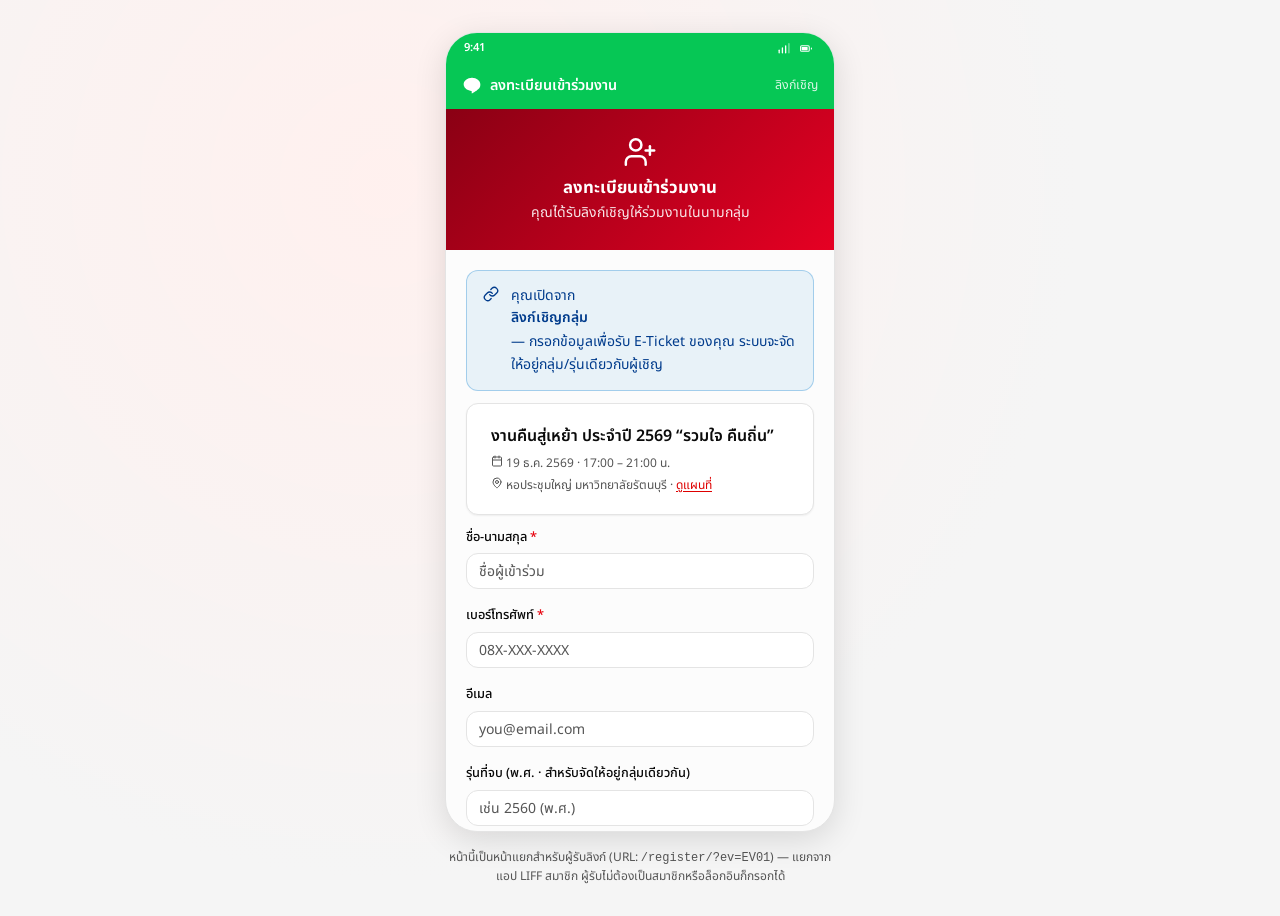
<file: register/index.html>
<!DOCTYPE html>
<html lang="th">
<head>
  <meta charset="UTF-8" />
  <meta name="viewport" content="width=device-width, initial-scale=1.0" />
  <title>ลงทะเบียนเข้าร่วมงาน · ลิงก์เชิญ</title>
  <link href="https://fonts.googleapis.com/css2?family=Noto+Sans+Thai:wght@300;400;500;600;700&display=swap" rel="stylesheet" />
  <link rel="stylesheet" href="../assets/design-system.css?v=20260617g" />
  <link rel="stylesheet" href="../assets/app.css?v=20260617g" />
</head>
<body>
<div class="liff-stage">
  <div style="display:flex;flex-direction:column;align-items:center;gap:1rem">
    <div class="phone">
      <div class="phone-statusbar"><span>9:41</span><span style="display:inline-flex;align-items:center;gap:5px">
        <svg width="15" height="13" viewBox="0 0 24 24" fill="none" stroke="currentColor" stroke-width="2.4" stroke-linecap="round"><line x1="4" y1="20" x2="4" y2="15"/><line x1="10" y1="20" x2="10" y2="11"/><line x1="16" y1="20" x2="16" y2="7"/><line x1="22" y1="20" x2="22" y2="3" opacity=".5"/></svg>
        <svg width="20" height="13" viewBox="0 0 24 24" fill="none" stroke="currentColor" stroke-width="2" stroke-linecap="round" stroke-linejoin="round"><rect x="2" y="7" width="16" height="10" rx="2"/><line x1="22" y1="11" x2="22" y2="13"/><rect x="4" y="9" width="11" height="6" rx="1" fill="currentColor" stroke="none"/></svg>
      </span></div>
      <div class="phone-linebar">
        <svg width="20" height="20" viewBox="0 0 24 24" fill="#fff"><path d="M12 2C6.5 2 2 5.6 2 10c0 4 3.8 7.3 8.9 7.9.3.1.7.2.8.5.1.2.1.6 0 .9l-.1.9c0 .3-.2 1 .9.6 1.1-.5 6-3.5 8.2-6C21.9 13 22 11.5 22 10c0-4.4-4.5-8-10-8z"/></svg>
        <span>ลงทะเบียนเข้าร่วมงาน</span>
        <span style="margin-left:auto;font-weight:400;opacity:.85;font-size:.78rem">ลิงก์เชิญ</span>
      </div>
      <div class="phone-body">
        <div class="liff-screen active" id="s-reg">
          <div style="background:linear-gradient(135deg,var(--brand-700),var(--brand-500));color:#fff;padding:1.6rem 1.25rem;text-align:center">
            <div style="color:#fff;display:flex;justify-content:center;margin-bottom:.4rem"><svg width="34" height="34" viewBox="0 0 24 24" fill="none" stroke="currentColor" stroke-width="1.75" stroke-linecap="round" stroke-linejoin="round"><path d="M16 21v-2a4 4 0 0 0-4-4H6a4 4 0 0 0-4 4v2"/><circle cx="9" cy="7" r="4"/><line x1="19" y1="8" x2="19" y2="14"/><line x1="22" y1="11" x2="16" y2="11"/></svg></div>
            <div style="font-weight:700;font-size:1.05rem">ลงทะเบียนเข้าร่วมงาน</div>
            <div class="type-body-sm" style="opacity:.9">คุณได้รับลิงก์เชิญให้ร่วมงานในนามกลุ่ม</div>
          </div>
          <div class="liff-pad" id="regBody"></div>
        </div>
      </div>
    </div>
    <div class="type-caption muted text-center" style="max-width:390px">
      หน้านี้เป็นหน้าแยกสำหรับผู้รับลิงก์ (URL: <code>/register/?ev=EV01</code>) — แยกจากแอป LIFF สมาชิก ผู้รับไม่ต้องเป็นสมาชิกหรือล็อกอินก็กรอกได้
    </div>
  </div>
</div>

<script src="../assets/app.js?v=20260617g"></script>
<script>
  /* ── helpers copied from LIFF (renderTicket/qrBox are local to that page) ── */
  function qrBox(size){ return qrFrame(size); }
  function renderTicket(t){
    return `<div class="ds-card" style="overflow:hidden;margin-bottom:1rem">
      <div style="background:linear-gradient(135deg,var(--brand-700),var(--brand-500));color:#fff;padding:1rem 1.1rem">
        <div style="font-weight:700">${escHtml(t.eventTitle)}</div>
        <div class="type-body-sm" style="opacity:.9">${icon('cal',12)} ${t.date} · ${icon('pin',12)} ${escHtml(t.place)}</div>
      </div>
      <div class="ds-card-content text-center">
        <div style="display:flex;justify-content:center">${qrBox(150)}</div>
        <div class="type-caption mt-2">รหัสบัตร</div>
        <div style="font-family:monospace;font-weight:700;letter-spacing:2px">${escHtml(t.code)}</div>
        <div class="ds-separator"></div>
        <div class="flex justify-between"><span class="type-body-sm muted">ผู้ถือบัตร</span><span class="type-body-sm" style="font-weight:500">${escHtml(t.holder)}</span></div>
        <div class="flex justify-between mt-1"><span class="type-body-sm muted">ประเภทบัตร</span><span class="type-body-sm" style="font-weight:500">${escHtml(t.ticketName)}</span></div>
      </div>
    </div>`;
  }

  /* ── อ่าน event จาก query string ของลิงก์ (?ev=EV01) ── */
  function currentEvent(){
    const id = new URLSearchParams(location.search).get('ev');
    return EVENTS.find(x=>x.id===id) || EVENTS[0];
  }

  function renderForm(){
    const e = currentEvent();
    document.getElementById('regBody').innerHTML = `
      <div class="ds-alert ds-alert-info mb-3"><span class="ds-alert-icon">${icon('link',16)}</span><div>คุณเปิดจาก<strong>ลิงก์เชิญกลุ่ม</strong> — กรอกข้อมูลเพื่อรับ E-Ticket ของคุณ ระบบจะจัดให้อยู่กลุ่ม/รุ่นเดียวกับผู้เชิญ</div></div>
      <div class="ds-card ds-card-sm mb-3"><div class="ds-card-content">
        <div style="font-weight:600">${escHtml(e.title)}</div>
        <div class="type-caption mt-1">${icon('cal',12)} ${e.date} · ${escHtml(e.time||'')}</div>
        <div class="type-caption mt-1">${icon('pin',12)} ${escHtml(e.place)}${/^https?:\/\//i.test(e.mapUrl||'')?` · <a href="${(e.mapUrl||'').replace(/"/g,'&quot;')}" target="_blank" rel="noopener" class="btn-link">ดูแผนที่</a>`:''}</div>
      </div></div>
      <div class="form-group"><label class="ds-label">ชื่อ-นามสกุล <span class="req">*</span></label><input class="ds-input" id="gName" placeholder="ชื่อผู้เข้าร่วม"></div>
      <div class="form-group"><label class="ds-label">เบอร์โทรศัพท์ <span class="req">*</span></label><input class="ds-input" id="gPhone" placeholder="08X-XXX-XXXX"></div>
      <div class="form-group"><label class="ds-label">อีเมล</label><input class="ds-input" id="gEmail" placeholder="you@email.com"></div>
      <div class="form-group"><label class="ds-label">รุ่นที่จบ (พ.ศ. · สำหรับจัดให้อยู่กลุ่มเดียวกัน)</label><input class="ds-input" id="gYear" placeholder="เช่น 2560 (พ.ศ.)"></div>
      <button class="btn btn-line btn-lg btn-block mt-1" onclick="submitReg()">${icon('ticket',16)} ลงทะเบียน &amp; รับ E-Ticket</button>
      <p class="type-caption muted text-center mt-3">การกดลงทะเบียนถือว่ายินยอมให้เก็บข้อมูลตามนโยบาย PDPA ของสมาคมฯ</p>`;
    document.querySelector('.phone-body').scrollTop = 0;
  }

  function submitReg(){
    const name = (document.getElementById('gName').value||'').trim();
    const phone = (document.getElementById('gPhone').value||'').trim();
    if(!name || !phone){ toast('กรุณากรอกชื่อและเบอร์โทรศัพท์','warning'); return; }
    const e = currentEvent();
    const code = 'GT'+e.id.slice(2)+'-'+String(2000+Math.floor(Date.now()/1000)%8000);
    document.getElementById('regBody').innerHTML = `
      <div class="text-center" style="padding-top:1rem">
        <div style="color:oklch(0.5 0.18 145)">${icon('check',44)}</div>
        <h3 class="type-h5 mt-2">ลงทะเบียนสำเร็จ</h3>
        <p class="type-body-sm muted">E-Ticket ของคุณพร้อมแล้ว · อยู่กลุ่มเดียวกับผู้เชิญ</p>
      </div>
      ${renderTicket({ eventTitle:e.title, date:e.date, place:e.place, ticketName:'บัตร Guest (กลุ่ม)', holder:name, code })}
      <div class="ds-alert ds-alert-info mb-3"><span class="ds-alert-icon">${icon('qr',16)}</span><div>บันทึกภาพบัตรนี้ หรือแสดง QR ที่จุดลงทะเบียนหน้างานเพื่อเช็คอิน</div></div>
      <button class="btn btn-outline btn-md btn-block" onclick="renderForm()">${icon('plus',16)} ลงทะเบียนผู้เข้าร่วมอีกคน</button>`;
    toast('ลงทะเบียนสำเร็จ · รับ E-Ticket แล้ว','success');
    document.querySelector('.phone-body').scrollTop = 0;
  }

  renderForm();
</script>
</body>
</html>
</file>
<file: assets/design-system.css>
/* ===================================================================
   Alumni Data Platform — Shared Design System
   Derived from design-system.html (Kids Kingdom DS v1.0)
   shadcn/ui style · OKLch color space · Noto Sans Thai
   =================================================================== */

:root {
  --radius: 0.75rem;
  --radius-sm: calc(var(--radius) * 0.6);
  --radius-md: calc(var(--radius) * 0.8);
  --radius-lg: var(--radius);
  --radius-xl: calc(var(--radius) * 1.4);
  --radius-2xl: calc(var(--radius) * 1.8);
  --radius-3xl: calc(var(--radius) * 2.2);
  --radius-4xl: calc(var(--radius) * 2.6);

  --background: oklch(0.99 0 0);
  --foreground: oklch(0.145 0 0);
  --card: oklch(1 0 0);
  --card-foreground: oklch(0.145 0 0);
  --muted: oklch(0.97 0 0);
  --muted-foreground: oklch(0.45 0 0);
  --border: oklch(0.92 0 0);
  --input: oklch(0.92 0 0);
  --ring: oklch(0.557 0.241 28.59);

  --primary: oklch(0.557 0.241 28.59);
  --primary-foreground: oklch(0.985 0 0);
  --secondary: oklch(0.97 0 0);
  --secondary-foreground: oklch(0.205 0 0);
  --accent: oklch(0.97 0.02 25);
  --accent-foreground: oklch(0.205 0 0);
  --destructive: oklch(0.577 0.245 27.325);
  --destructive-foreground: oklch(0.985 0 0);

  --brand-50: #fff1f2;
  --brand-100: #ffe4e6;
  --brand-500: #e60023;
  --brand-600: #b30019;
  --brand-700: #8a0014;

  --success: oklch(0.6 0.18 145);
  --warning: oklch(0.65 0.16 60);
  --info: oklch(0.55 0.18 240);

  /* Chart palette — cohesive brand-red ramp (matches --primary hue ~28) */
  --chart-1: oklch(0.557 0.241 28.59);
  --chart-2: oklch(0.655 0.205 28);
  --chart-3: oklch(0.745 0.160 30);
  --chart-4: oklch(0.830 0.100 33);
  --chart-5: oklch(0.460 0.215 27);

  --line-green: #06c755;

  --shadow-sm: 0 1px 2px oklch(0 0 0 / 0.06);
  --shadow: 0 2px 8px oklch(0 0 0 / 0.08);
  --shadow-md: 0 4px 16px oklch(0 0 0 / 0.1);
  --shadow-lg: 0 8px 32px oklch(0 0 0 / 0.12);
}

*, *::before, *::after { box-sizing: border-box; margin: 0; padding: 0; }

body {
  font-family: 'Noto Sans Thai', system-ui, sans-serif;
  background: var(--background);
  color: var(--foreground);
  font-size: 1rem;
  line-height: 1.6;
  -webkit-font-smoothing: antialiased;
}

a { color: inherit; }

/* ─── Typography helpers ─────────────────────────────────────── */
.type-display  { font-size: 3rem;    font-weight: 700; line-height: 1.1; }
.type-h1       { font-size: 2.25rem;  font-weight: 700; line-height: 1.2; }
.type-h2       { font-size: 1.875rem; font-weight: 700; line-height: 1.25; }
.type-h3       { font-size: 1.5rem;   font-weight: 600; line-height: 1.3; }
.type-h4       { font-size: 1.25rem;  font-weight: 600; line-height: 1.35; }
.type-h5       { font-size: 1.125rem; font-weight: 600; line-height: 1.4; }
.type-body-lg  { font-size: 1.125rem; font-weight: 400; line-height: 1.6; }
.type-body     { font-size: 1rem;     font-weight: 400; line-height: 1.6; }
.type-body-sm  { font-size: 0.875rem; font-weight: 400; line-height: 1.6; }
.type-caption  { font-size: 0.75rem;  font-weight: 400; line-height: 1.5; color: var(--muted-foreground); }
.type-overline { font-size: 0.65rem;  font-weight: 600; letter-spacing: 0.1em; text-transform: uppercase; }
.muted { color: var(--muted-foreground); }

/* ─── Buttons ────────────────────────────────────────────────── */
.btn {
  display: inline-flex; align-items: center; justify-content: center;
  gap: 0.375rem; font-family: inherit; font-weight: 500;
  cursor: pointer; border: none; outline: none;
  transition: all 0.15s; white-space: nowrap; text-decoration: none;
  height: 32px; padding: 0 12px; font-size: 0.875rem; border-radius: var(--radius-lg);
}
.btn:focus-visible { outline: 3px solid var(--ring); outline-offset: 2px; }
.btn:disabled { opacity: 0.5; pointer-events: none; }
.btn-xs   { height: 24px; padding: 0 8px;  font-size: 0.7rem;   border-radius: var(--radius-md); }
.btn-sm   { height: 28px; padding: 0 10px; font-size: 0.8rem;   border-radius: var(--radius-md); }
.btn-md   { height: 32px; padding: 0 12px; font-size: 0.875rem; border-radius: var(--radius-lg); }
.btn-lg   { height: 40px; padding: 0 18px; font-size: 0.9rem;   border-radius: var(--radius-lg); }
.btn-icon { height: 32px; width: 32px; padding: 0; border-radius: var(--radius-md); }
.btn-block { width: 100%; }

.btn-default     { background: var(--primary); color: var(--primary-foreground); }
.btn-default:hover { background: oklch(0.5 0.241 28.59); }
.btn-secondary   { background: var(--secondary); color: var(--secondary-foreground); border: 1px solid var(--border); }
.btn-secondary:hover { background: oklch(0.94 0 0); }
.btn-outline     { background: transparent; color: var(--foreground); border: 1px solid var(--border); }
.btn-outline:hover { background: var(--muted); }
.btn-ghost       { background: transparent; color: var(--foreground); }
.btn-ghost:hover { background: var(--muted); }
.btn-destructive { background: var(--destructive); color: var(--destructive-foreground); }
.btn-destructive:hover { background: oklch(0.52 0.245 27.325); }
.btn-link        { background: transparent; color: var(--primary); text-decoration: underline; text-underline-offset: 2px; height: auto; padding: 0; }
.btn-line        { background: var(--line-green); color: #fff; }
.btn-line:hover  { background: #05b14c; }

/* ─── Badges ─────────────────────────────────────────────────── */
.badge {
  display: inline-flex; align-items: center; gap: 0.25rem;
  height: 20px; padding: 0 0.5rem;
  font-size: 0.7rem; font-weight: 500;
  border-radius: 999px; white-space: nowrap;
}
.badge-default      { background: var(--primary); color: var(--primary-foreground); }
.badge-secondary    { background: var(--secondary); color: var(--secondary-foreground); border: 1px solid var(--border); }
.badge-destructive  { background: oklch(0.577 0.245 27.325 / 0.15); color: var(--destructive); border: 1px solid oklch(0.577 0.245 27.325 / 0.4); }
.badge-outline      { background: transparent; color: var(--foreground); border: 1px solid var(--border); }
.badge-ghost        { background: var(--muted); color: var(--muted-foreground); }
.badge-success      { background: oklch(0.6 0.18 145 / 0.15); color: oklch(0.4 0.18 145); border: 1px solid oklch(0.6 0.18 145 / 0.4); }
.badge-warning      { background: oklch(0.65 0.16 60 / 0.15); color: oklch(0.45 0.16 60);  border: 1px solid oklch(0.65 0.16 60 / 0.4); }
.badge-info         { background: oklch(0.55 0.18 240 / 0.15); color: oklch(0.4 0.18 240); border: 1px solid oklch(0.55 0.18 240 / 0.4); }

/* ─── Inputs ─────────────────────────────────────────────────── */
.form-group { display: flex; flex-direction: column; gap: 0.4rem; margin-bottom: 1rem; }
.ds-label { font-size: 0.8rem; font-weight: 500; }
.ds-label .req { color: var(--destructive); }
.ds-input {
  height: 36px; padding: 0 0.75rem;
  font-family: inherit; font-size: 0.875rem;
  background: var(--card); border: 1px solid var(--input);
  border-radius: var(--radius-lg); outline: none;
  transition: border 0.15s, box-shadow 0.15s; width: 100%; color: var(--foreground);
}
.ds-input:focus { border-color: var(--ring); box-shadow: 0 0 0 3px oklch(0.557 0.241 28.59 / 0.2); }
.ds-input::placeholder { color: var(--muted-foreground); }
.ds-input-sm { height: 30px; font-size: 0.8rem; border-radius: var(--radius-md); }
.ds-input-invalid { border-color: var(--destructive); }
.ds-helper { font-size: 0.75rem; color: var(--muted-foreground); }
.ds-helper.error { color: var(--destructive); }
.ds-textarea {
  padding: 0.5rem 0.75rem; font-family: inherit; font-size: 0.875rem;
  background: var(--card); border: 1px solid var(--input);
  border-radius: var(--radius-lg); outline: none; resize: vertical;
  transition: border 0.15s, box-shadow 0.15s; width: 100%; color: var(--foreground);
}
.ds-textarea:focus { border-color: var(--ring); box-shadow: 0 0 0 3px oklch(0.557 0.241 28.59 / 0.2); }

.ds-select {
  height: 36px; padding: 0 2rem 0 0.75rem;
  font-family: inherit; font-size: 0.875rem;
  background: var(--card); border: 1px solid var(--input);
  border-radius: var(--radius-lg); outline: none; cursor: pointer;
  appearance: none; color: var(--foreground);
  background-image: url("data:image/svg+xml,%3Csvg xmlns='http://www.w3.org/2000/svg' width='16' height='16' viewBox='0 0 24 24' fill='none' stroke='%23999' stroke-width='2' stroke-linecap='round' stroke-linejoin='round'%3E%3Cpath d='m6 9 6 6 6-6'/%3E%3C/svg%3E");
  background-repeat: no-repeat; background-position: right 8px center;
  width: 100%;
}
.ds-select:focus { border-color: var(--ring); box-shadow: 0 0 0 3px oklch(0.557 0.241 28.59 / 0.2); }

/* ─── Cards ──────────────────────────────────────────────────── */
.ds-card {
  background: var(--card);
  border: 1px solid var(--border);
  border-radius: var(--radius-xl);
  box-shadow: var(--shadow-sm);
  overflow: hidden;
}
.ds-card-sm { border-radius: var(--radius-lg); }
.ds-card-header { padding: 1.25rem 1.5rem 0; }
.ds-card-title { font-size: 1rem; font-weight: 600; margin-bottom: 0.25rem; }
.ds-card-desc { font-size: 0.8rem; color: var(--muted-foreground); }
.ds-card-content { padding: 1.25rem 1.5rem; }
.ds-card-footer {
  padding: 0.75rem 1.5rem;
  border-top: 1px solid var(--border);
  background: var(--muted);
  display: flex; gap: 0.5rem; align-items: center;
}
.card-grid { display: grid; grid-template-columns: repeat(auto-fill, minmax(280px, 1fr)); gap: 1.25rem; }

/* ─── Avatar ─────────────────────────────────────────────────── */
.avatar {
  border-radius: 50%; background: var(--accent); color: var(--primary);
  display: inline-flex; align-items: center; justify-content: center;
  font-weight: 600; overflow: hidden; position: relative; flex-shrink: 0;
}
.avatar img { width: 100%; height: 100%; object-fit: cover; }
.avatar-sm  { width: 24px; height: 24px; font-size: 0.65rem; }
.avatar-md  { width: 32px; height: 32px; font-size: 0.75rem; }
.avatar-lg  { width: 40px; height: 40px; font-size: 0.875rem; }
.avatar-xl  { width: 56px; height: 56px; font-size: 1rem; }
.avatar-2xl { width: 80px; height: 80px; font-size: 1.5rem; }

/* ─── Progress ───────────────────────────────────────────────── */
.progress-track { height: 8px; background: var(--muted); border-radius: 999px; overflow: hidden; width: 100%; }
.progress-bar { height: 100%; background: var(--primary); border-radius: 999px; transition: width 0.3s; }
.progress-bar.secondary { background: var(--chart-2); }
.progress-bar.success   { background: var(--chart-4); }
.progress-bar.danger    { background: var(--destructive); }
.progress-wrap { display: flex; flex-direction: column; gap: 0.375rem; margin-bottom: 0.75rem; }
.progress-label { display: flex; justify-content: space-between; font-size: 0.75rem; color: var(--muted-foreground); }

/* ─── Tabs ───────────────────────────────────────────────────── */
.ds-tab-list { display: inline-flex; background: var(--muted); border-radius: var(--radius-lg); padding: 3px; gap: 2px; }
.ds-tab {
  padding: 0.375rem 0.875rem; border-radius: var(--radius-md);
  font-size: 0.8rem; font-weight: 500; cursor: pointer;
  transition: all 0.15s; border: none; background: transparent;
  color: var(--muted-foreground); font-family: inherit;
}
.ds-tab.active { background: var(--card); color: var(--foreground); box-shadow: var(--shadow-sm); }

/* ─── Checkbox & Switch ──────────────────────────────────────── */
.ds-checkbox-wrap { display: flex; align-items: flex-start; gap: 0.5rem; cursor: pointer; }
.ds-checkbox {
  width: 18px; height: 18px; border-radius: 5px;
  border: 1px solid var(--border); background: var(--card);
  display: inline-flex; align-items: center; justify-content: center;
  flex-shrink: 0; cursor: pointer; transition: all 0.15s; margin-top: 2px;
}
.ds-checkbox.checked { background: var(--primary); border-color: var(--primary); }
.ds-checkbox svg { color: white; opacity: 0; }
.ds-checkbox.checked svg { opacity: 1; }

.ds-switch {
  width: 36px; height: 20px; border-radius: 999px;
  background: var(--muted); border: 1px solid var(--border);
  position: relative; cursor: pointer; transition: background 0.2s; flex-shrink: 0;
}
.ds-switch::after {
  content: ''; position: absolute; top: 2px; left: 2px;
  width: 14px; height: 14px; border-radius: 50%;
  background: var(--card); transition: transform 0.2s; box-shadow: var(--shadow-sm);
}
.ds-switch.on { background: var(--primary); border-color: var(--primary); }
.ds-switch.on::after { transform: translateX(16px); }

/* ─── Table ──────────────────────────────────────────────────── */
.ds-table-wrap { overflow-x: auto; border-radius: var(--radius-lg); border: 1px solid var(--border); background: var(--card); }
table.ds-table { width: 100%; border-collapse: collapse; font-size: 0.875rem; }
.ds-table thead { background: var(--muted); }
.ds-table th { padding: 0.7rem 1rem; text-align: left; font-weight: 600; font-size: 0.8rem; white-space: nowrap; }
.ds-table td { padding: 0.75rem 1rem; border-top: 1px solid var(--border); vertical-align: middle; }
.ds-table tbody tr:hover td { background: var(--muted); }

/* ─── Separator ──────────────────────────────────────────────── */
.ds-separator { height: 1px; background: var(--border); margin: 1rem 0; }

/* ─── Alert ──────────────────────────────────────────────────── */
.ds-alert {
  display: flex; gap: 0.75rem; align-items: flex-start;
  padding: 0.875rem 1rem; border-radius: var(--radius-lg);
  border: 1px solid; margin-bottom: 0.75rem; font-size: 0.875rem;
}
.ds-alert-icon { flex-shrink: 0; margin-top: 1px; }
.ds-alert-info { background: oklch(0.55 0.18 240 / 0.08); border-color: oklch(0.55 0.18 240 / 0.3); color: oklch(0.35 0.18 240); }
.ds-alert-success { background: oklch(0.6 0.18 145 / 0.08); border-color: oklch(0.6 0.18 145 / 0.3); color: oklch(0.35 0.18 145); }
.ds-alert-warning { background: oklch(0.65 0.16 60 / 0.08); border-color: oklch(0.65 0.16 60 / 0.3); color: oklch(0.45 0.16 60); }
.ds-alert-error { background: oklch(0.577 0.245 27 / 0.08); border-color: oklch(0.577 0.245 27 / 0.3); color: var(--destructive); }
.ds-alert strong { font-weight: 600; display: block; margin-bottom: 0.1rem; }

/* ─── Skeleton ───────────────────────────────────────────────── */
@keyframes shimmer { from { background-position: -200% 0; } to { background-position: 200% 0; } }
.skeleton {
  background: linear-gradient(90deg, var(--muted) 25%, oklch(0.93 0 0) 50%, var(--muted) 75%);
  background-size: 200% 100%; animation: shimmer 1.5s infinite; border-radius: var(--radius-md);
}

/* ─── Stat card ──────────────────────────────────────────────── */
.stat-card {
  background: var(--card); border: 1px solid var(--border);
  border-radius: var(--radius-xl); padding: 1.25rem 1.5rem; box-shadow: var(--shadow-sm);
}
.stat-card .stat-top { display: flex; align-items: center; justify-content: space-between; }
.stat-icon {
  width: 38px; height: 38px; border-radius: var(--radius-lg);
  display: inline-flex; align-items: center; justify-content: center;
  background: var(--accent); color: var(--primary);
}
.stat-label { font-size: 0.8rem; color: var(--muted-foreground); }
.stat-value { font-size: 1.875rem; font-weight: 700; line-height: 1.1; margin-top: 0.25rem; }
.stat-delta { font-size: 0.72rem; margin-top: 0.35rem; display: inline-flex; gap: 0.25rem; align-items: center; }
.stat-delta.up { color: oklch(0.5 0.18 145); }
.stat-delta.down { color: var(--destructive); }

/* ─── Modal / Drawer ─────────────────────────────────────────── */
.ds-overlay {
  position: fixed; inset: 0; background: oklch(0 0 0 / 0.45);
  display: none; align-items: center; justify-content: center;
  z-index: 1000; padding: 1rem;
}
.ds-overlay.open { display: flex; }
.ds-modal {
  background: var(--card); border-radius: var(--radius-2xl);
  box-shadow: var(--shadow-lg); width: 100%; max-width: 560px;
  max-height: 90vh; overflow-y: auto;
}
.ds-modal-header { padding: 1.25rem 1.5rem; border-bottom: 1px solid var(--border); display: flex; align-items: center; justify-content: space-between; }
.ds-modal-title { font-size: 1.1rem; font-weight: 700; }
.ds-modal-body { padding: 1.5rem; }
.ds-modal-footer { padding: 1rem 1.5rem; border-top: 1px solid var(--border); display: flex; gap: 0.5rem; justify-content: flex-end; background: var(--muted); }

.ds-drawer {
  background: var(--card); height: 100%; width: 100%; max-width: 460px;
  margin-left: auto; box-shadow: var(--shadow-lg); overflow-y: auto;
  display: flex; flex-direction: column;
}

/* ─── Toast ──────────────────────────────────────────────────── */
.toast-wrap { position: fixed; bottom: 1.5rem; right: 1.5rem; z-index: 2000; display: flex; flex-direction: column; gap: 0.5rem; }
.toast {
  background: var(--foreground); color: var(--background);
  padding: 0.75rem 1rem; border-radius: var(--radius-lg);
  box-shadow: var(--shadow-lg); font-size: 0.85rem;
  display: flex; align-items: center; gap: 0.5rem;
  animation: toastIn 0.2s ease; max-width: 340px;
}
@keyframes toastIn { from { opacity: 0; transform: translateY(8px); } to { opacity: 1; transform: none; } }

/* ─── Utilities ──────────────────────────────────────────────── */
.flex { display: flex; }
.items-center { align-items: center; }
.justify-between { justify-content: space-between; }
.gap-1 { gap: 0.25rem; } .gap-2 { gap: 0.5rem; } .gap-3 { gap: 0.75rem; } .gap-4 { gap: 1rem; }
.wrap { flex-wrap: wrap; }
.grow { flex: 1; }
.mt-1 { margin-top: 0.25rem; } .mt-2 { margin-top: 0.5rem; } .mt-3 { margin-top: 0.75rem; } .mt-4 { margin-top: 1rem; }
.mb-2 { margin-bottom: 0.5rem; } .mb-3 { margin-bottom: 0.75rem; } .mb-4 { margin-bottom: 1rem; }
.text-center { text-align: center; }
.hidden { display: none !important; }
</file>
<file: assets/app.css>
/* ===================================================================
   Alumni Data Platform — app layout (hub, admin shell, web, LIFF)
   =================================================================== */

/* ─── HUB (landing) ──────────────────────────────────────────── */
.hub { min-height: 100vh; display: flex; flex-direction: column; align-items: center; padding: 3rem 1.5rem 4rem; }
.hub-head { text-align: center; max-width: 680px; margin-bottom: 2.5rem; }
.hub-logo {
  width: 64px; height: 64px; border-radius: var(--radius-2xl);
  background: var(--primary); color: var(--primary-foreground);
  display: inline-flex; align-items: center; justify-content: center;
  font-size: 1.75rem; margin-bottom: 1.25rem; box-shadow: var(--shadow-md);
}
.hub-cards { display: grid; grid-template-columns: repeat(auto-fit, minmax(260px, 320px)); gap: 1.5rem; width: 100%; max-width: 1080px; justify-content: center; }
.hub-card {
  display: flex; flex-direction: column;
  background: var(--card); border: 1px solid var(--border);
  border-radius: var(--radius-2xl); box-shadow: var(--shadow-sm);
  overflow: hidden; text-decoration: none; transition: transform .15s, box-shadow .15s;
}
.hub-card:hover { transform: translateY(-3px); box-shadow: var(--shadow-md); }
.hub-card-top { height: 96px; display: flex; align-items: center; justify-content: center; color: #fff; }
.hub-card-body { padding: 1.25rem 1.5rem 1.5rem; flex: 1; display: flex; flex-direction: column; }

/* ─── ADMIN SHELL ────────────────────────────────────────────── */
.admin-layout { display: flex; min-height: 100vh; }
.admin-sidebar {
  position: fixed; top: 0; left: 0; width: 240px; height: 100vh;
  background: var(--card); border-right: 1px solid var(--border);
  overflow-y: auto; z-index: 100; display: flex; flex-direction: column;
}
.admin-brand { padding: 1.25rem 1.25rem; border-bottom: 1px solid var(--border); display: flex; gap: 0.7rem; align-items: center; }
.admin-brand .logo {
  width: 38px; height: 38px; border-radius: var(--radius-lg); flex-shrink: 0;
  background: var(--primary); color: #fff; display: inline-flex; align-items: center; justify-content: center; font-weight: 700;
}
.admin-brand h1 { font-size: 0.95rem; font-weight: 700; line-height: 1.2; }
.admin-brand span { font-size: 0.68rem; color: var(--muted-foreground); }
.admin-nav { padding: 0.75rem; flex: 1; }
.admin-nav-label { font-size: 0.62rem; font-weight: 600; letter-spacing: 0.08em; text-transform: uppercase; color: var(--muted-foreground); padding: 0.5rem 0.6rem 0.3rem; }
.admin-nav-item {
  display: flex; align-items: center; gap: 0.6rem; padding: 0.55rem 0.65rem;
  border-radius: var(--radius-md); font-size: 0.85rem; color: var(--foreground);
  text-decoration: none; cursor: pointer; transition: background .15s; margin-bottom: 2px;
}
.admin-nav-item:hover { background: var(--muted); }
.admin-nav-item.active { background: var(--accent); color: var(--primary); font-weight: 600; }
.admin-nav-item svg { flex-shrink: 0; }
.admin-userbox { padding: 0.85rem 1rem; border-top: 1px solid var(--border); display: flex; align-items: center; gap: 0.6rem; }

.admin-main { margin-left: 240px; flex: 1; min-width: 0; display: flex; flex-direction: column; }
.admin-topbar {
  height: 60px; border-bottom: 1px solid var(--border); background: var(--card);
  display: flex; align-items: center; justify-content: space-between;
  padding: 0 1.75rem; position: sticky; top: 0; z-index: 50;
}
.admin-topbar h2 { font-size: 1.15rem; font-weight: 700; }
.admin-content { padding: 1.75rem; max-width: 1280px; width: 100%; }

.page-head { margin-bottom: 1.5rem; }
.page-head h3 { font-size: 1.4rem; font-weight: 700; }
.page-head p { color: var(--muted-foreground); font-size: 0.875rem; margin-top: 0.15rem; }

.grid-stats { display: grid; grid-template-columns: repeat(auto-fit, minmax(200px, 1fr)); gap: 1rem; }
.grid-2 { display: grid; grid-template-columns: repeat(auto-fit, minmax(320px, 1fr)); gap: 1.25rem; }

/* sub-tabs (settings page) */
.set-tabs { display: flex; gap: 0.25rem; border-bottom: 1px solid var(--border); margin-bottom: 1.5rem; overflow-x: auto; }
.set-tab { display: inline-flex; align-items: center; gap: 0.4rem; padding: 0.65rem 0.95rem; border: none; background: none; cursor: pointer; font-family: inherit; font-size: 0.9rem; font-weight: 500; color: var(--muted-foreground); border-bottom: 2px solid transparent; white-space: nowrap; transition: color .15s, border-color .15s; margin-bottom: -1px; }
.set-tab:hover { color: var(--foreground); }
.set-tab.active { color: var(--primary); border-bottom-color: var(--primary); }
.set-tab svg { flex-shrink: 0; }

/* filter bar */
.filter-bar { display: flex; gap: 0.6rem; flex-wrap: wrap; align-items: center; margin-bottom: 1rem; }
.filter-bar .ds-select, .filter-bar .search-box { min-width: 0; }
.search-box { position: relative; flex: 1; min-width: 220px; }
.search-box svg { position: absolute; left: 10px; top: 50%; transform: translateY(-50%); color: var(--muted-foreground); }
.search-box input { padding-left: 34px; }

/* bar chart (pure CSS) */
.bars { display: flex; align-items: flex-end; gap: 0.85rem; height: 180px; padding-top: 1rem; }
.bar-col { flex: 1; display: flex; flex-direction: column; align-items: center; gap: 0.4rem; height: 100%; justify-content: flex-end; }
.bar { width: 100%; max-width: 46px; background: var(--primary); border-radius: var(--radius-sm) var(--radius-sm) 0 0; transition: height .4s; }
.bar-x { font-size: 0.68rem; color: var(--muted-foreground); }

/* donut reveal animation */
@keyframes donutIn {
  from { clip-path: polygon(50% 50%, 50% 0%, 50% 0%, 50% 0%); opacity: .2; transform: scale(.85); }
  60%  { opacity: 1; }
  to   { clip-path: polygon(50% 50%, 50% 0%, 150% 0%, 150% 150%, -50% 150%, -50% 0%, 50% 0%); opacity: 1; transform: scale(1); }
}
.donut-anim.play { animation: donutIn .85s cubic-bezier(.4,0,.2,1) both; }

/* donut legend */
.legend-row { display: flex; align-items: center; gap: 0.5rem; font-size: 0.82rem; margin-bottom: 0.5rem; }
.legend-dot { width: 12px; height: 12px; border-radius: 3px; flex-shrink: 0; }

/* ─── PUBLIC WEB ─────────────────────────────────────────────── */
.web-nav {
  position: sticky; top: 0; z-index: 50; background: oklch(1 0 0 / 0.9); backdrop-filter: blur(8px);
  border-bottom: 1px solid var(--border); height: 64px;
  display: flex; align-items: center; justify-content: space-between; padding: 0 2rem;
}
.web-nav .brand { display: flex; align-items: center; gap: 0.6rem; font-weight: 700; }
.web-nav .brand .logo { width: 36px; height: 36px; border-radius: var(--radius-lg); background: var(--primary); color: #fff; display: inline-flex; align-items: center; justify-content: center; }
.web-menu { display: flex; gap: 0.25rem; }
.web-menu a { padding: 0.5rem 0.85rem; border-radius: var(--radius-md); font-size: 0.875rem; text-decoration: none; cursor: pointer; color: var(--foreground); }
.web-menu a:hover { background: var(--muted); }
.web-menu a.active { color: var(--primary); font-weight: 600; }
.web-wrap { max-width: 1140px; margin: 0 auto; padding: 0 1.5rem; }
.web-section { padding: 3.5rem 0; }
.web-hero {
  background: linear-gradient(135deg, var(--brand-700), var(--brand-500));
  color: #fff; border-radius: 0; padding: 4rem 0;
}
.web-footer { background: var(--foreground); color: oklch(0.8 0 0); padding: 2.5rem 0; margin-top: 2rem; font-size: 0.85rem; }
.web-footer a { color: oklch(0.85 0 0); text-decoration: none; }
.web-card-img { height: 160px; background-size: cover; background-position: center; background-color: var(--muted); }
.section-title { font-size: 1.75rem; font-weight: 700; margin-bottom: 0.4rem; }
.section-sub { color: var(--muted-foreground); margin-bottom: 2rem; }

/* ─── LINE LIFF (mobile) ─────────────────────────────────────── */
.liff-stage { min-height: 100vh; display: flex; align-items: center; justify-content: center; padding: 2rem 1rem; background:
  radial-gradient(circle at 30% 20%, oklch(0.97 0.02 25), transparent 60%), var(--muted); }
.phone {
  width: 390px; max-width: 100%; height: 800px; max-height: 92vh;
  background: var(--background); border-radius: 32px; border: 1px solid var(--border);
  box-shadow: var(--shadow-lg); overflow: hidden; display: flex; flex-direction: column; position: relative;
}
.phone-statusbar { height: 30px; background: var(--line-green); display:flex; align-items:center; justify-content:space-between; padding: 0 1.1rem; color:#fff; font-size:0.7rem; font-weight:600; }
.phone-linebar { height: 46px; background: var(--line-green); color: #fff; display: flex; align-items: center; gap: 0.5rem; padding: 0 1rem; font-weight: 600; font-size: 0.9rem; }
.phone-body { flex: 1; overflow-y: auto; }
/* ซ่อน scrollbar หลักของจอ ให้ดูเป็นมือถือ (ยังเลื่อนได้ปกติ) */
.phone-body { scrollbar-width: none; -ms-overflow-style: none; }
.phone-body::-webkit-scrollbar { width: 0; height: 0; }
/* scrollbar ในกล่องเลื่อนภายในจอ (กล่องยินยอม/ตาราง) ให้บางจาง */
.phone .consent-box, .phone .ds-table-wrap { scrollbar-width: thin; scrollbar-color: oklch(0.85 0 0 / 0.5) transparent; }
.phone .consent-box::-webkit-scrollbar, .phone .ds-table-wrap::-webkit-scrollbar { width: 4px; height: 4px; }
.phone .consent-box::-webkit-scrollbar-thumb, .phone .ds-table-wrap::-webkit-scrollbar-thumb { background: oklch(0 0 0 / 0.14); border-radius: 999px; }
.phone .consent-box::-webkit-scrollbar-track { background: transparent; }
.liff-screen { display: none; min-height: 100%; flex-direction: column; }
.liff-screen.active { display: flex; }
.liff-pad { padding: 1.25rem; }
.consent-box { background: var(--muted); border: 1px solid var(--border); border-radius: var(--radius-lg); padding: 1rem; font-size: 0.8rem; max-height: 230px; overflow-y: auto; }

/* member area */
.member-card {
  background: linear-gradient(135deg, var(--brand-700), var(--brand-500));
  color: #fff; border-radius: var(--radius-xl); padding: 1.1rem 1.25rem;
  position: relative; overflow: hidden; box-shadow: var(--shadow-md);
}
.member-card::after { content: ''; position: absolute; right: -12px; bottom: -16px; width: 110px; height: 110px; opacity: .18;
  background: no-repeat center/contain url("data:image/svg+xml,%3Csvg xmlns='http://www.w3.org/2000/svg' width='24' height='24' viewBox='0 0 24 24' fill='none' stroke='%23fff' stroke-width='1.5' stroke-linecap='round' stroke-linejoin='round'%3E%3Cpath d='M21.42 10.922a1 1 0 0 0-.019-1.838L12.83 5.18a2 2 0 0 0-1.66 0L2.6 9.08a1 1 0 0 0 0 1.832l8.57 3.908a2 2 0 0 0 1.66 0z'/%3E%3Cpath d='M22 10v6'/%3E%3Cpath d='M6 12.5V16a6 3 0 0 0 12 0v-3.5'/%3E%3C/svg%3E"); }
.member-card .mc-id { font-family: monospace; letter-spacing: 2px; font-size: 0.95rem; }
.liff-tabbar {
  display: flex; border-top: 1px solid var(--border); background: var(--card);
  position: sticky; bottom: 0;
}
.liff-tab {
  flex: 1; border: none; background: transparent; cursor: pointer; font-family: inherit;
  padding: 0.5rem 0; display: flex; flex-direction: column; align-items: center; gap: 2px;
  color: var(--muted-foreground); font-size: 0.65rem;
}
.liff-tab.active { color: var(--primary); }
.feed-item { border: 1px solid var(--border); border-radius: var(--radius-lg); padding: 0.85rem; margin-bottom: 0.75rem; background: var(--card); }
.benefit-item { display: flex; gap: 0.75rem; align-items: flex-start; padding: 0.75rem 0; border-bottom: 1px solid var(--border); }
.event-item { display: flex; gap: 0.75rem; align-items: center; border: 1px solid var(--border); border-radius: var(--radius-lg); padding: 0.7rem 0.85rem; margin-bottom: 0.6rem; }
.event-date { width: 48px; height: 48px; flex-shrink: 0; border-radius: var(--radius-md); background: var(--accent); color: var(--primary); display: flex; flex-direction: column; align-items: center; justify-content: center; font-weight: 700; font-size: 0.7rem; line-height: 1.1; text-align: center; }

@media (max-width: 900px) {
  .admin-sidebar { transform: translateX(-100%); transition: transform .2s; }
  .admin-sidebar.open { transform: none; box-shadow: var(--shadow-lg); }
  .admin-main { margin-left: 0; }
}

/* ─── Phone (≤640px): stack forced 2-col grids, tighten chrome, bigger taps ─── */
@media (max-width: 640px) {
  .grid-2 { grid-template-columns: 1fr !important; }
  .admin-content { padding: 1rem; }
  .admin-topbar { padding: 0 1rem; }
  .btn-icon { width: 36px; height: 36px; }
  /* event ticket editor: hide header labels (placeholders cover them), lay each row in 2 columns */
  .evf-thead { display: none; }
  .evf-ticket { grid-template-columns: 1fr 1fr !important; align-items: end; }
  .evf-ticket > .form-group:first-child,
  .evf-ticket > button { grid-column: 1 / -1; }
}
</file>
